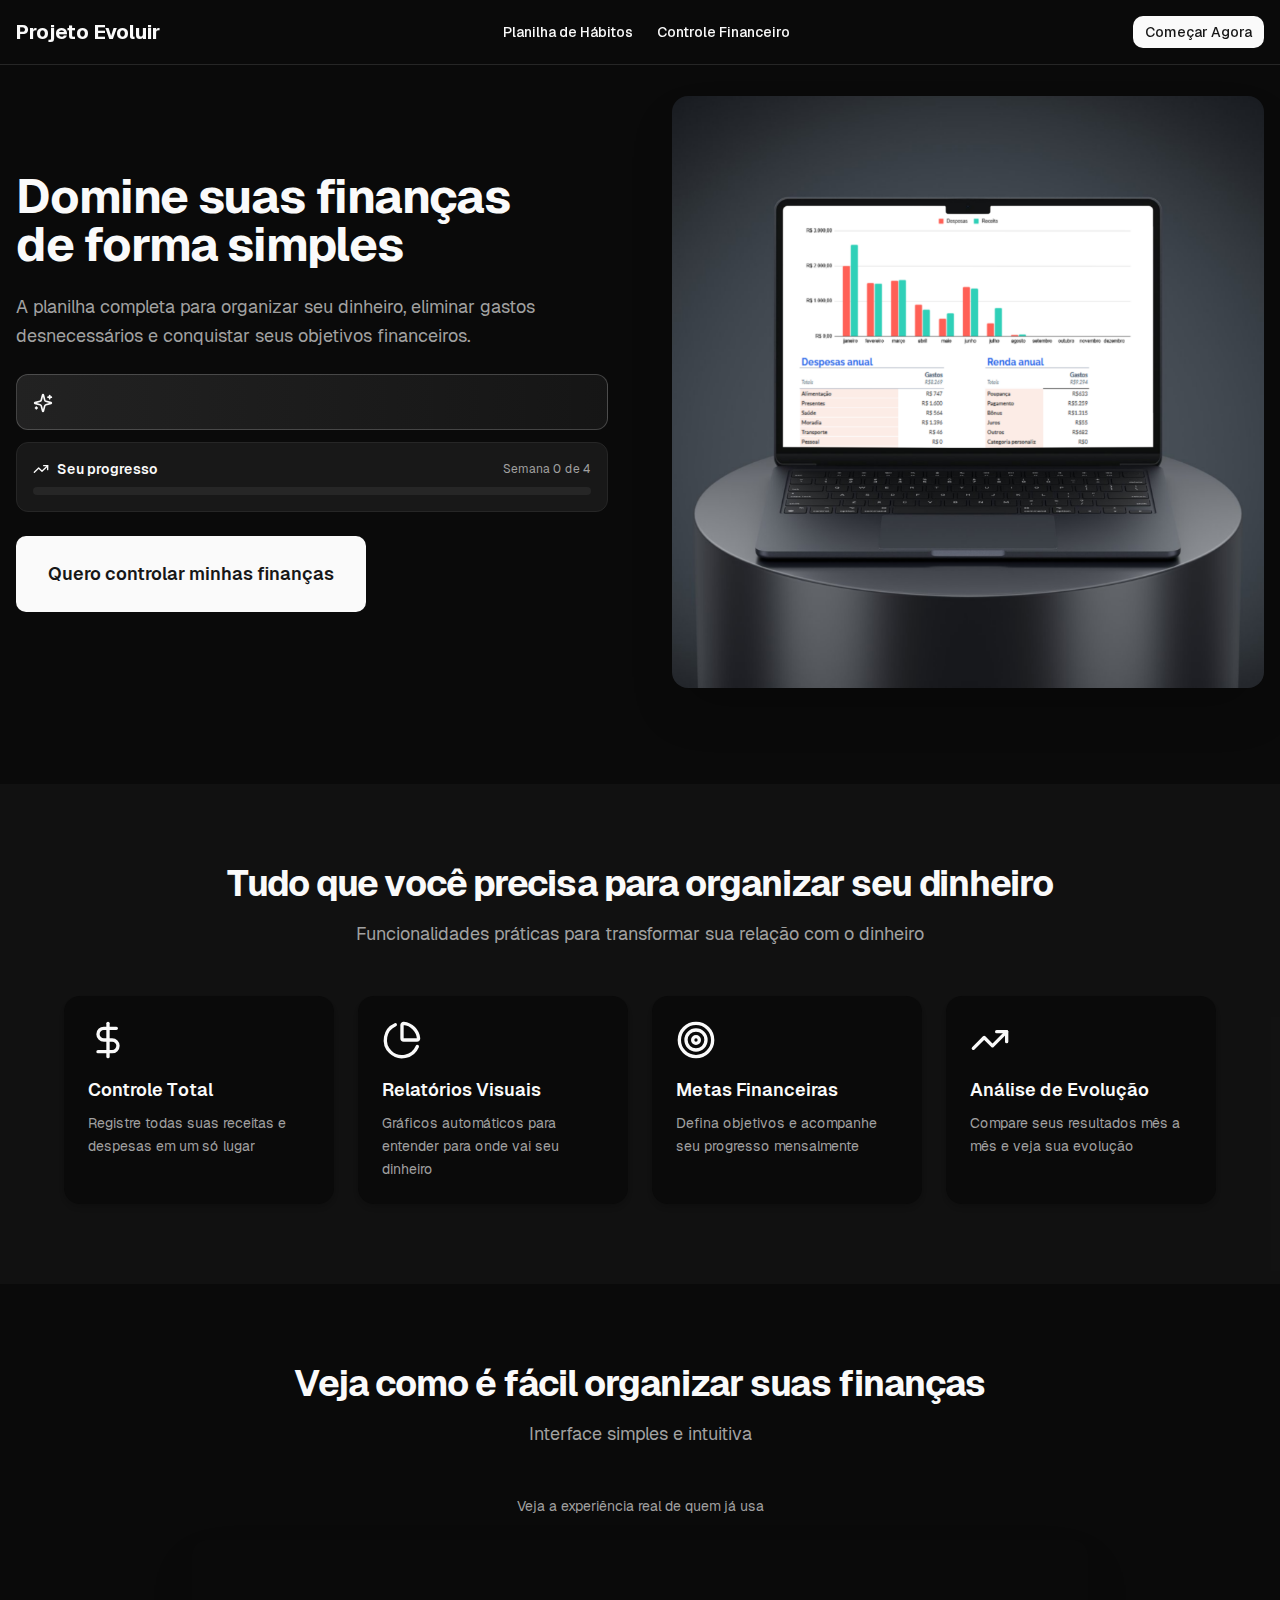
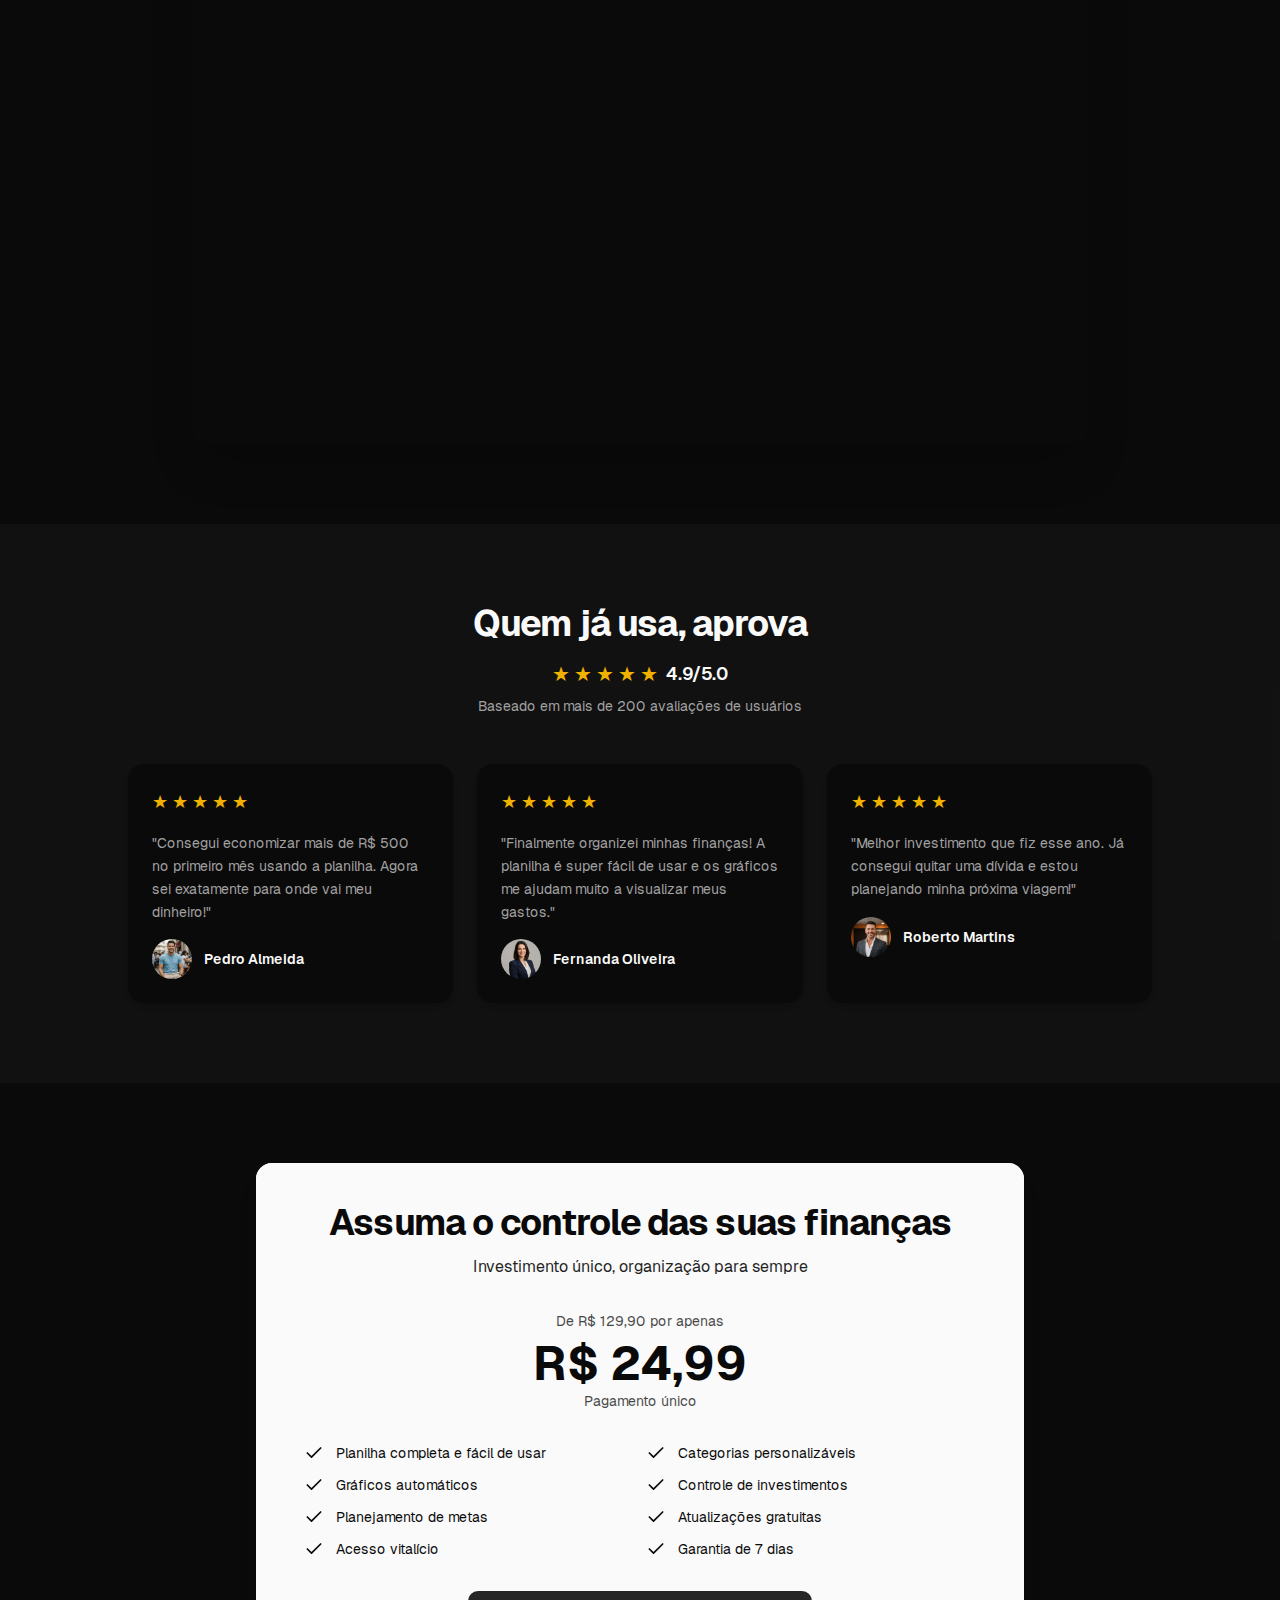
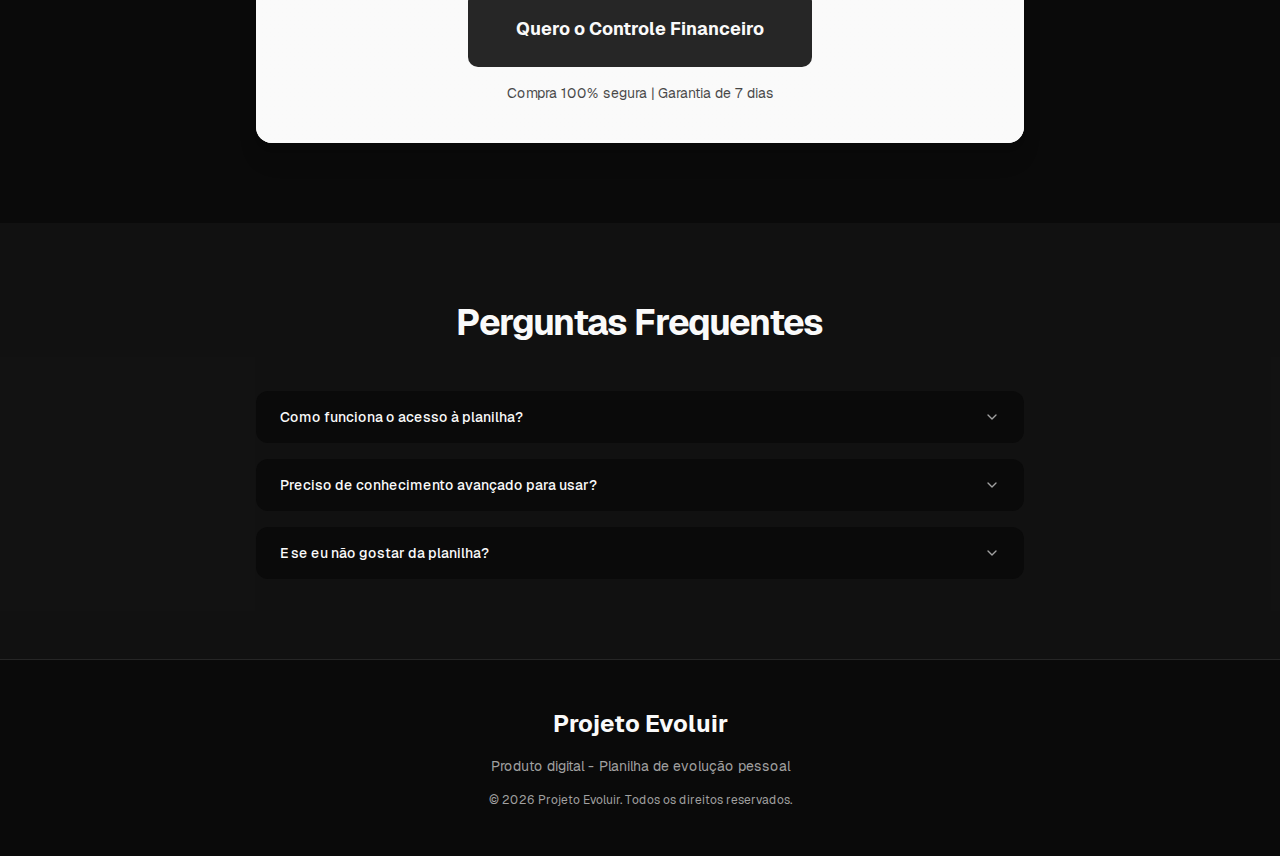
<file: financas.html>
<!DOCTYPE html><!--7RmRq_mEA16582AZdl3pE--><html lang="pt-BR" class="dark">
<!-- Mirrored from projetoevoluir.shop/financas by HTTrack Website Copier/3.x [XR&CO'2014], Tue, 13 Jan 2026 22:23:06 GMT -->
<!-- Added by HTTrack --><meta http-equiv="content-type" content="text/html;charset=utf-8" /><!-- /Added by HTTrack -->
<head><meta charSet="utf-8"/><meta name="viewport" content="width=device-width, initial-scale=1"/><link rel="preload" href="_next/static/media/797e433ab948586e-s.p.dbea232f.woff2" as="font" crossorigin="" type="font/woff2"/><link rel="preload" href="_next/static/media/caa3a2e1cccd8315-s.p.853070df.woff2" as="font" crossorigin="" type="font/woff2"/><link rel="preload" as="image" href="images/2.png"/><link rel="preload" as="image" href="brazilian-man-30s-casual-smiling.jpg"/><link rel="preload" as="image" href="brazilian-woman-35s-professional-smiling.jpg"/><link rel="preload" as="image" href="brazilian-man-45s-business-smiling.jpg"/><link rel="stylesheet" href="_next/static/chunks/8a80e7184ad3a13f.css" data-precedence="next"/><link rel="stylesheet" href="_next/static/chunks/89306be7b221d502.css" data-precedence="next"/><link rel="preload" as="script" fetchPriority="low" href="_next/static/chunks/86fe9c5cc6633218.js"/><script src="_next/static/chunks/c4b6a775283c42e7.js" async=""></script><script src="_next/static/chunks/497f7b5edc7d3fce.js" async=""></script><script src="_next/static/chunks/8008d994f91f0fb6.js" async=""></script><script src="_next/static/chunks/6740f161f60c6ab5.js" async=""></script><script src="_next/static/chunks/turbopack-b319b6a27556aaaa.js" async=""></script><script src="_next/static/chunks/b67db2cc87801140.js" async=""></script><script src="_next/static/chunks/ff1a16fafef87110.js" async=""></script><script src="_next/static/chunks/247eb132b7f7b574.js" async=""></script><script src="_next/static/chunks/78333012e263de56.js" async=""></script><script src="_next/static/chunks/aa350e9bbf1a864a.js" async=""></script><meta name="next-size-adjust" content=""/><meta name="facebook-domain-verification" content="798cfl5vz10rlk77t4127vb0mm30wh"/><title>Projeto Evoluir - Ferramentas para Transformar sua Vida</title><meta name="description" content="Organize sua vida com nossas planilhas inteligentes. Acompanhe hábitos, controle finanças e alcance seus objetivos de forma simples e prática."/><meta name="generator" content="v0.app"/><link rel="icon" href="icon-light-32x32.png" media="(prefers-color-scheme: light)"/><link rel="icon" href="icon-dark-32x32.png" media="(prefers-color-scheme: dark)"/><link rel="icon" href="icon.svg" type="image/svg+xml"/><link rel="apple-touch-icon" href="apple-icon.png"/><script src="_next/static/chunks/a6dad97d9634a72d.js" noModule=""></script></head><body class="font-sans antialiased"><div hidden=""><!--$--><!--/$--></div><main class="min-h-screen"><div data-promo-notification="true"></div><header class="border-b border-border bg-background/95 backdrop-blur supports-[backdrop-filter]:bg-background/60 fixed left-0 right-0 z-40 transition-all duration-300" style="top:0px"><div class="container mx-auto px-4"><div class="flex h-16 items-center justify-between"><a class="flex items-center space-x-2" href="index.html"><span class="text-xl font-bold">Projeto Evoluir</span></a><nav class="hidden md:flex items-center space-x-6"><a class="text-sm font-medium hover:text-primary transition-colors" href="habitos.html">Planilha de Hábitos</a><a class="text-sm font-medium hover:text-primary transition-colors" href="financas.html">Controle Financeiro</a></nav><span class="inline-flex items-center justify-center whitespace-nowrap text-sm font-medium transition-all disabled:pointer-events-none disabled:opacity-50 [&amp;_svg]:pointer-events-none [&amp;_svg:not([class*=&#x27;size-&#x27;])]:size-4 shrink-0 [&amp;_svg]:shrink-0 outline-none focus-visible:border-ring focus-visible:ring-ring/50 focus-visible:ring-[3px] aria-invalid:ring-destructive/20 dark:aria-invalid:ring-destructive/40 aria-invalid:border-destructive bg-primary text-primary-foreground hover:bg-primary/90 h-8 rounded-md gap-1.5 px-3 has-[&gt;svg]:px-2.5 cursor-pointer" data-slot="button">Começar Agora</span></div></div></header><section class="relative bg-background py-16 lg:py-24"><div class="container mx-auto px-4"><div class="grid gap-12 lg:grid-cols-2 lg:gap-16 items-center"><div class="space-y-6"><h1 class="text-4xl font-bold tracking-tight text-foreground lg:text-5xl text-balance">Domine suas finanças de forma simples</h1><p class="text-lg text-muted-foreground leading-relaxed text-pretty">A planilha completa para organizar seu dinheiro, eliminar gastos desnecessários e conquistar seus objetivos financeiros.</p><div class="space-y-3"><div class="bg-gradient-to-r from-primary/10 to-primary/5 rounded-lg p-4 border border-primary/20"><div class="flex items-start gap-3"><svg xmlns="http://www.w3.org/2000/svg" width="24" height="24" viewBox="0 0 24 24" fill="none" stroke="currentColor" stroke-width="2" stroke-linecap="round" stroke-linejoin="round" class="lucide lucide-sparkles h-5 w-5 text-primary flex-shrink-0 mt-0.5"><path d="M9.937 15.5A2 2 0 0 0 8.5 14.063l-6.135-1.582a.5.5 0 0 1 0-.962L8.5 9.936A2 2 0 0 0 9.937 8.5l1.582-6.135a.5.5 0 0 1 .963 0L14.063 8.5A2 2 0 0 0 15.5 9.937l6.135 1.581a.5.5 0 0 1 0 .964L15.5 14.063a2 2 0 0 0-1.437 1.437l-1.582 6.135a.5.5 0 0 1-.963 0z"></path><path d="M20 3v4"></path><path d="M22 5h-4"></path><path d="M4 17v2"></path><path d="M5 18H3"></path></svg><p class="text-sm text-foreground/90 leading-relaxed font-medium"></p></div></div><div class="bg-muted/50 rounded-lg p-4 border border-border"><div class="flex items-center justify-between mb-2"><div class="flex items-center gap-2"><svg xmlns="http://www.w3.org/2000/svg" width="24" height="24" viewBox="0 0 24 24" fill="none" stroke="currentColor" stroke-width="2" stroke-linecap="round" stroke-linejoin="round" class="lucide lucide-trending-up h-4 w-4 text-primary"><polyline points="22 7 13.5 15.5 8.5 10.5 2 17"></polyline><polyline points="16 7 22 7 22 13"></polyline></svg><span class="text-sm font-semibold">Seu progresso</span></div><span class="text-xs text-muted-foreground">Semana <!-- -->0<!-- --> de <!-- -->4</span></div><div class="w-full bg-muted rounded-full h-2"><div class="bg-primary h-2 rounded-full transition-all duration-500" style="width:0%"></div></div></div></div><button data-slot="button" class="inline-flex items-center justify-center gap-2 whitespace-nowrap transition-all disabled:pointer-events-none disabled:opacity-50 [&amp;_svg]:pointer-events-none [&amp;_svg:not([class*=&#x27;size-&#x27;])]:size-4 shrink-0 [&amp;_svg]:shrink-0 outline-none focus-visible:border-ring focus-visible:ring-ring/50 focus-visible:ring-[3px] aria-invalid:ring-destructive/20 dark:aria-invalid:ring-destructive/40 aria-invalid:border-destructive bg-primary text-primary-foreground hover:bg-primary/90 rounded-md has-[&gt;svg]:px-4 text-lg px-8 py-6 h-auto font-semibold">Quero controlar minhas finanças</button></div><div class="relative"><img src="images/2.png" alt="Planilha de Controle Financeiro - Interface organizada com gráficos e categorias" class="w-full h-auto rounded-2xl shadow-2xl object-contain"/></div></div></div></section><section class="py-16 lg:py-20 bg-muted/30"><div class="container mx-auto px-4"><div class="text-center mb-12"><h2 class="text-3xl font-bold tracking-tight lg:text-4xl mb-4 text-balance">Tudo que você precisa para organizar seu dinheiro</h2><p class="text-lg text-muted-foreground text-pretty max-w-2xl mx-auto">Funcionalidades práticas para transformar sua relação com o dinheiro</p></div><div class="grid md:grid-cols-2 lg:grid-cols-4 gap-6 max-w-6xl mx-auto"><div class="bg-background rounded-xl p-6 shadow-md"><svg xmlns="http://www.w3.org/2000/svg" width="24" height="24" viewBox="0 0 24 24" fill="none" stroke="currentColor" stroke-width="2" stroke-linecap="round" stroke-linejoin="round" class="lucide lucide-dollar-sign h-10 w-10 text-primary mb-4"><line x1="12" x2="12" y1="2" y2="22"></line><path d="M17 5H9.5a3.5 3.5 0 0 0 0 7h5a3.5 3.5 0 0 1 0 7H6"></path></svg><h3 class="text-lg font-semibold mb-2">Controle Total</h3><p class="text-sm text-muted-foreground leading-relaxed">Registre todas suas receitas e despesas em um só lugar</p></div><div class="bg-background rounded-xl p-6 shadow-md"><svg xmlns="http://www.w3.org/2000/svg" width="24" height="24" viewBox="0 0 24 24" fill="none" stroke="currentColor" stroke-width="2" stroke-linecap="round" stroke-linejoin="round" class="lucide lucide-chart-pie h-10 w-10 text-primary mb-4"><path d="M21 12c.552 0 1.005-.449.95-.998a10 10 0 0 0-8.953-8.951c-.55-.055-.998.398-.998.95v8a1 1 0 0 0 1 1z"></path><path d="M21.21 15.89A10 10 0 1 1 8 2.83"></path></svg><h3 class="text-lg font-semibold mb-2">Relatórios Visuais</h3><p class="text-sm text-muted-foreground leading-relaxed">Gráficos automáticos para entender para onde vai seu dinheiro</p></div><div class="bg-background rounded-xl p-6 shadow-md"><svg xmlns="http://www.w3.org/2000/svg" width="24" height="24" viewBox="0 0 24 24" fill="none" stroke="currentColor" stroke-width="2" stroke-linecap="round" stroke-linejoin="round" class="lucide lucide-target h-10 w-10 text-primary mb-4"><circle cx="12" cy="12" r="10"></circle><circle cx="12" cy="12" r="6"></circle><circle cx="12" cy="12" r="2"></circle></svg><h3 class="text-lg font-semibold mb-2">Metas Financeiras</h3><p class="text-sm text-muted-foreground leading-relaxed">Defina objetivos e acompanhe seu progresso mensalmente</p></div><div class="bg-background rounded-xl p-6 shadow-md"><svg xmlns="http://www.w3.org/2000/svg" width="24" height="24" viewBox="0 0 24 24" fill="none" stroke="currentColor" stroke-width="2" stroke-linecap="round" stroke-linejoin="round" class="lucide lucide-trending-up h-10 w-10 text-primary mb-4"><polyline points="22 7 13.5 15.5 8.5 10.5 2 17"></polyline><polyline points="16 7 22 7 22 13"></polyline></svg><h3 class="text-lg font-semibold mb-2">Análise de Evolução</h3><p class="text-sm text-muted-foreground leading-relaxed">Compare seus resultados mês a mês e veja sua evolução</p></div></div></div></section><section class="py-16 lg:py-20"><div class="container mx-auto px-4"><div class="text-center mb-12"><h2 class="text-3xl font-bold tracking-tight lg:text-4xl mb-4 text-balance">Veja como é fácil organizar suas finanças</h2><p class="text-lg text-muted-foreground text-pretty">Interface simples e intuitiva</p></div><div class="max-w-4xl mx-auto space-y-6"><p class="text-center text-sm text-muted-foreground">Veja a experiência real de quem já usa</p><div class="relative w-full" style="padding-bottom:56.25%"><iframe class="absolute top-0 left-0 w-full h-full rounded-2xl shadow-2xl" src="https://www.youtube.com/embed/cLIOLR8Ytpw" title="Demonstração do Controle Financeiro" allow="accelerometer; clipboard-write; encrypted-media; gyroscope; picture-in-picture" allowFullScreen=""></iframe></div></div></div></section><section class="py-16 lg:py-20 bg-muted/30"><div class="container mx-auto px-4"><div class="text-center mb-12"><h2 class="text-3xl font-bold tracking-tight lg:text-4xl mb-4 text-balance">Quem já usa, aprova</h2><div class="flex items-center justify-center gap-2 mb-2"><div class="flex gap-1"><span class="text-yellow-500 text-xl">★</span><span class="text-yellow-500 text-xl">★</span><span class="text-yellow-500 text-xl">★</span><span class="text-yellow-500 text-xl">★</span><span class="text-yellow-500 text-xl">★</span></div><span class="text-lg font-semibold">4.9/5.0</span></div><p class="text-sm text-muted-foreground">Baseado em mais de 200 avaliações de usuários</p></div><div class="grid md:grid-cols-3 gap-6 max-w-5xl mx-auto"><div class="bg-background rounded-xl p-6 shadow-md"><div class="flex gap-1 mb-4"><span class="text-yellow-500 text-lg">★</span><span class="text-yellow-500 text-lg">★</span><span class="text-yellow-500 text-lg">★</span><span class="text-yellow-500 text-lg">★</span><span class="text-yellow-500 text-lg">★</span></div><p class="text-sm text-muted-foreground mb-4 leading-relaxed">&quot;<!-- -->Consegui economizar mais de R$ 500 no primeiro mês usando a planilha. Agora sei exatamente para onde vai meu dinheiro!<!-- -->&quot;</p><div class="flex items-center gap-3"><img src="brazilian-man-30s-casual-smiling.jpg" alt="Pedro Almeida" class="w-10 h-10 rounded-full"/><span class="font-semibold text-sm">Pedro Almeida</span></div></div><div class="bg-background rounded-xl p-6 shadow-md"><div class="flex gap-1 mb-4"><span class="text-yellow-500 text-lg">★</span><span class="text-yellow-500 text-lg">★</span><span class="text-yellow-500 text-lg">★</span><span class="text-yellow-500 text-lg">★</span><span class="text-yellow-500 text-lg">★</span></div><p class="text-sm text-muted-foreground mb-4 leading-relaxed">&quot;<!-- -->Finalmente organizei minhas finanças! A planilha é super fácil de usar e os gráficos me ajudam muito a visualizar meus gastos.<!-- -->&quot;</p><div class="flex items-center gap-3"><img src="brazilian-woman-35s-professional-smiling.jpg" alt="Fernanda Oliveira" class="w-10 h-10 rounded-full"/><span class="font-semibold text-sm">Fernanda Oliveira</span></div></div><div class="bg-background rounded-xl p-6 shadow-md"><div class="flex gap-1 mb-4"><span class="text-yellow-500 text-lg">★</span><span class="text-yellow-500 text-lg">★</span><span class="text-yellow-500 text-lg">★</span><span class="text-yellow-500 text-lg">★</span><span class="text-yellow-500 text-lg">★</span></div><p class="text-sm text-muted-foreground mb-4 leading-relaxed">&quot;<!-- -->Melhor investimento que fiz esse ano. Já consegui quitar uma dívida e estou planejando minha próxima viagem!<!-- -->&quot;</p><div class="flex items-center gap-3"><img src="brazilian-man-45s-business-smiling.jpg" alt="Roberto Martins" class="w-10 h-10 rounded-full"/><span class="font-semibold text-sm">Roberto Martins</span></div></div></div></div></section><section class="py-16 lg:py-20"><div class="container mx-auto px-4"><div class="max-w-3xl mx-auto"><div class="rounded-2xl bg-accent-foreground p-8 lg:p-10 text-background relative overflow-hidden shadow-xl"><div class="absolute inset-0 bg-gradient-to-br from-accent-foreground/90 to-accent-foreground"></div><div class="relative z-10"><div class="text-center mb-8"><h2 class="text-3xl font-bold tracking-tight lg:text-4xl mb-3 text-balance">Assuma o controle das suas finanças</h2><p class="text-base opacity-90 text-pretty">Investimento único, organização para sempre</p></div><div class="text-center mb-8"><p class="text-sm opacity-75 mb-2">De R$ 129,90 por apenas</p><p class="text-5xl font-bold mb-1">R$ 24,99</p><p class="text-sm opacity-75">Pagamento único</p></div><div class="grid md:grid-cols-2 gap-3 max-w-2xl mx-auto mb-8"><div class="flex items-center gap-3"><svg xmlns="http://www.w3.org/2000/svg" width="24" height="24" viewBox="0 0 24 24" fill="none" stroke="currentColor" stroke-width="2" stroke-linecap="round" stroke-linejoin="round" class="lucide lucide-check h-5 w-5 flex-shrink-0"><path d="M20 6 9 17l-5-5"></path></svg><span class="text-sm">Planilha completa e fácil de usar</span></div><div class="flex items-center gap-3"><svg xmlns="http://www.w3.org/2000/svg" width="24" height="24" viewBox="0 0 24 24" fill="none" stroke="currentColor" stroke-width="2" stroke-linecap="round" stroke-linejoin="round" class="lucide lucide-check h-5 w-5 flex-shrink-0"><path d="M20 6 9 17l-5-5"></path></svg><span class="text-sm">Categorias personalizáveis</span></div><div class="flex items-center gap-3"><svg xmlns="http://www.w3.org/2000/svg" width="24" height="24" viewBox="0 0 24 24" fill="none" stroke="currentColor" stroke-width="2" stroke-linecap="round" stroke-linejoin="round" class="lucide lucide-check h-5 w-5 flex-shrink-0"><path d="M20 6 9 17l-5-5"></path></svg><span class="text-sm">Gráficos automáticos</span></div><div class="flex items-center gap-3"><svg xmlns="http://www.w3.org/2000/svg" width="24" height="24" viewBox="0 0 24 24" fill="none" stroke="currentColor" stroke-width="2" stroke-linecap="round" stroke-linejoin="round" class="lucide lucide-check h-5 w-5 flex-shrink-0"><path d="M20 6 9 17l-5-5"></path></svg><span class="text-sm">Controle de investimentos</span></div><div class="flex items-center gap-3"><svg xmlns="http://www.w3.org/2000/svg" width="24" height="24" viewBox="0 0 24 24" fill="none" stroke="currentColor" stroke-width="2" stroke-linecap="round" stroke-linejoin="round" class="lucide lucide-check h-5 w-5 flex-shrink-0"><path d="M20 6 9 17l-5-5"></path></svg><span class="text-sm">Planejamento de metas</span></div><div class="flex items-center gap-3"><svg xmlns="http://www.w3.org/2000/svg" width="24" height="24" viewBox="0 0 24 24" fill="none" stroke="currentColor" stroke-width="2" stroke-linecap="round" stroke-linejoin="round" class="lucide lucide-check h-5 w-5 flex-shrink-0"><path d="M20 6 9 17l-5-5"></path></svg><span class="text-sm">Atualizações gratuitas</span></div><div class="flex items-center gap-3"><svg xmlns="http://www.w3.org/2000/svg" width="24" height="24" viewBox="0 0 24 24" fill="none" stroke="currentColor" stroke-width="2" stroke-linecap="round" stroke-linejoin="round" class="lucide lucide-check h-5 w-5 flex-shrink-0"><path d="M20 6 9 17l-5-5"></path></svg><span class="text-sm">Acesso vitalício</span></div><div class="flex items-center gap-3"><svg xmlns="http://www.w3.org/2000/svg" width="24" height="24" viewBox="0 0 24 24" fill="none" stroke="currentColor" stroke-width="2" stroke-linecap="round" stroke-linejoin="round" class="lucide lucide-check h-5 w-5 flex-shrink-0"><path d="M20 6 9 17l-5-5"></path></svg><span class="text-sm">Garantia de 7 dias</span></div></div><div class="text-center"><button data-slot="button" class="inline-flex items-center justify-center gap-2 whitespace-nowrap transition-all disabled:pointer-events-none disabled:opacity-50 [&amp;_svg]:pointer-events-none [&amp;_svg:not([class*=&#x27;size-&#x27;])]:size-4 shrink-0 [&amp;_svg]:shrink-0 outline-none focus-visible:border-ring focus-visible:ring-ring/50 focus-visible:ring-[3px] aria-invalid:ring-destructive/20 dark:aria-invalid:ring-destructive/40 aria-invalid:border-destructive bg-secondary text-secondary-foreground hover:bg-secondary/80 rounded-md has-[&gt;svg]:px-4 text-lg px-12 py-6 h-auto font-bold">Quero o Controle Financeiro</button><p class="text-sm mt-4 opacity-75">Compra 100% segura | Garantia de 7 dias</p></div></div></div></div></div></section><section class="py-16 lg:py-20 bg-muted/30"><div class="container mx-auto px-4"><div class="max-w-3xl mx-auto"><div class="text-center mb-12"><h2 class="text-3xl font-bold tracking-tight lg:text-4xl mb-4 text-balance">Perguntas Frequentes</h2></div><div data-slot="accordion" class="space-y-4" data-orientation="vertical"><div data-state="closed" data-orientation="vertical" data-slot="accordion-item" class="last:border-b-0 bg-background rounded-lg px-6 border-0"><h3 data-orientation="vertical" data-state="closed" class="flex"><button type="button" aria-controls="radix-_R_2q2npffb_" aria-expanded="false" data-state="closed" data-orientation="vertical" id="radix-_R_q2npffb_" data-slot="accordion-trigger" class="focus-visible:border-ring focus-visible:ring-ring/50 flex flex-1 items-start justify-between gap-4 rounded-md text-sm font-medium transition-all outline-none focus-visible:ring-[3px] disabled:pointer-events-none disabled:opacity-50 [&amp;[data-state=open]&gt;svg]:rotate-180 text-left hover:no-underline py-4" data-radix-collection-item="">Como funciona o acesso à planilha?<svg xmlns="http://www.w3.org/2000/svg" width="24" height="24" viewBox="0 0 24 24" fill="none" stroke="currentColor" stroke-width="2" stroke-linecap="round" stroke-linejoin="round" class="lucide lucide-chevron-down text-muted-foreground pointer-events-none size-4 shrink-0 translate-y-0.5 transition-transform duration-200"><path d="m6 9 6 6 6-6"></path></svg></button></h3><div data-state="closed" id="radix-_R_2q2npffb_" hidden="" role="region" aria-labelledby="radix-_R_q2npffb_" data-orientation="vertical" data-slot="accordion-content" class="data-[state=closed]:animate-accordion-up data-[state=open]:animate-accordion-down overflow-hidden text-sm" style="--radix-accordion-content-height:var(--radix-collapsible-content-height);--radix-accordion-content-width:var(--radix-collapsible-content-width)"></div></div><div data-state="closed" data-orientation="vertical" data-slot="accordion-item" class="last:border-b-0 bg-background rounded-lg px-6 border-0"><h3 data-orientation="vertical" data-state="closed" class="flex"><button type="button" aria-controls="radix-_R_3a2npffb_" aria-expanded="false" data-state="closed" data-orientation="vertical" id="radix-_R_1a2npffb_" data-slot="accordion-trigger" class="focus-visible:border-ring focus-visible:ring-ring/50 flex flex-1 items-start justify-between gap-4 rounded-md text-sm font-medium transition-all outline-none focus-visible:ring-[3px] disabled:pointer-events-none disabled:opacity-50 [&amp;[data-state=open]&gt;svg]:rotate-180 text-left hover:no-underline py-4" data-radix-collection-item="">Preciso de conhecimento avançado para usar?<svg xmlns="http://www.w3.org/2000/svg" width="24" height="24" viewBox="0 0 24 24" fill="none" stroke="currentColor" stroke-width="2" stroke-linecap="round" stroke-linejoin="round" class="lucide lucide-chevron-down text-muted-foreground pointer-events-none size-4 shrink-0 translate-y-0.5 transition-transform duration-200"><path d="m6 9 6 6 6-6"></path></svg></button></h3><div data-state="closed" id="radix-_R_3a2npffb_" hidden="" role="region" aria-labelledby="radix-_R_1a2npffb_" data-orientation="vertical" data-slot="accordion-content" class="data-[state=closed]:animate-accordion-up data-[state=open]:animate-accordion-down overflow-hidden text-sm" style="--radix-accordion-content-height:var(--radix-collapsible-content-height);--radix-accordion-content-width:var(--radix-collapsible-content-width)"></div></div><div data-state="closed" data-orientation="vertical" data-slot="accordion-item" class="last:border-b-0 bg-background rounded-lg px-6 border-0"><h3 data-orientation="vertical" data-state="closed" class="flex"><button type="button" aria-controls="radix-_R_3q2npffb_" aria-expanded="false" data-state="closed" data-orientation="vertical" id="radix-_R_1q2npffb_" data-slot="accordion-trigger" class="focus-visible:border-ring focus-visible:ring-ring/50 flex flex-1 items-start justify-between gap-4 rounded-md text-sm font-medium transition-all outline-none focus-visible:ring-[3px] disabled:pointer-events-none disabled:opacity-50 [&amp;[data-state=open]&gt;svg]:rotate-180 text-left hover:no-underline py-4" data-radix-collection-item="">E se eu não gostar da planilha?<svg xmlns="http://www.w3.org/2000/svg" width="24" height="24" viewBox="0 0 24 24" fill="none" stroke="currentColor" stroke-width="2" stroke-linecap="round" stroke-linejoin="round" class="lucide lucide-chevron-down text-muted-foreground pointer-events-none size-4 shrink-0 translate-y-0.5 transition-transform duration-200"><path d="m6 9 6 6 6-6"></path></svg></button></h3><div data-state="closed" id="radix-_R_3q2npffb_" hidden="" role="region" aria-labelledby="radix-_R_1q2npffb_" data-orientation="vertical" data-slot="accordion-content" class="data-[state=closed]:animate-accordion-up data-[state=open]:animate-accordion-down overflow-hidden text-sm" style="--radix-accordion-content-height:var(--radix-collapsible-content-height);--radix-accordion-content-width:var(--radix-collapsible-content-width)"></div></div></div></div></div></section><footer class="py-12 border-t border-border bg-background"><div class="container mx-auto px-4"><div class="max-w-6xl mx-auto"><div class="text-center space-y-4"><h3 class="text-2xl font-bold">Projeto Evoluir</h3><p class="text-sm text-muted-foreground max-w-md mx-auto">Produto digital - Planilha de evolução pessoal</p><p class="text-xs text-muted-foreground">© <!-- -->2026<!-- --> Projeto Evoluir. Todos os direitos reservados.</p></div></div></div></footer></main><!--$--><!--/$--><!--$!--><template data-dgst="BAILOUT_TO_CLIENT_SIDE_RENDERING"></template><!--/$--><script src="_next/static/chunks/86fe9c5cc6633218.js" id="_R_" async=""></script><script>(self.__next_f=self.__next_f||[]).push([0])</script><script>self.__next_f.push([1,"1:\"$Sreact.fragment\"\n2:I[79520,[\"/_next/static/chunks/b67db2cc87801140.js\"],\"\"]\n3:I[39756,[\"/_next/static/chunks/ff1a16fafef87110.js\",\"/_next/static/chunks/247eb132b7f7b574.js\"],\"default\"]\n4:I[37457,[\"/_next/static/chunks/ff1a16fafef87110.js\",\"/_next/static/chunks/247eb132b7f7b574.js\"],\"default\"]\n5:I[2355,[\"/_next/static/chunks/b67db2cc87801140.js\"],\"Analytics\"]\n6:I[47257,[\"/_next/static/chunks/ff1a16fafef87110.js\",\"/_next/static/chunks/247eb132b7f7b574.js\"],\"ClientPageRoot\"]\n7:I[50239,[\"/_next/static/chunks/b67db2cc87801140.js\",\"/_next/static/chunks/78333012e263de56.js\",\"/_next/static/chunks/aa350e9bbf1a864a.js\"],\"default\"]\na:I[97367,[\"/_next/static/chunks/ff1a16fafef87110.js\",\"/_next/static/chunks/247eb132b7f7b574.js\"],\"OutletBoundary\"]\nb:\"$Sreact.suspense\"\nd:I[97367,[\"/_next/static/chunks/ff1a16fafef87110.js\",\"/_next/static/chunks/247eb132b7f7b574.js\"],\"ViewportBoundary\"]\nf:I[97367,[\"/_next/static/chunks/ff1a16fafef87110.js\",\"/_next/static/chunks/247eb132b7f7b574.js\"],\"MetadataBoundary\"]\n11:I[68027,[\"/_next/static/chunks/ff1a16fafef87110.js\",\"/_next/static/chunks/247eb132b7f7b574.js\"],\"default\"]\n:HL[\"/_next/static/chunks/8a80e7184ad3a13f.css\",\"style\"]\n:HL[\"/_next/static/chunks/89306be7b221d502.css\",\"style\"]\n:HL[\"/_next/static/media/797e433ab948586e-s.p.dbea232f.woff2\",\"font\",{\"crossOrigin\":\"\",\"type\":\"font/woff2\"}]\n:HL[\"/_next/static/media/caa3a2e1cccd8315-s.p.853070df.woff2\",\"font\",{\"crossOrigin\":\"\",\"type\":\"font/woff2\"}]\n"])</script><script>self.__next_f.push([1,"0:{\"P\":null,\"b\":\"7RmRq_mEA16582AZdl3pE\",\"c\":[\"\",\"financas\"],\"q\":\"\",\"i\":false,\"f\":[[[\"\",{\"children\":[\"financas\",{\"children\":[\"__PAGE__\",{}]}]},\"$undefined\",\"$undefined\",true],[[\"$\",\"$1\",\"c\",{\"children\":[[[\"$\",\"link\",\"0\",{\"rel\":\"stylesheet\",\"href\":\"/_next/static/chunks/8a80e7184ad3a13f.css\",\"precedence\":\"next\",\"crossOrigin\":\"$undefined\",\"nonce\":\"$undefined\"}],[\"$\",\"link\",\"1\",{\"rel\":\"stylesheet\",\"href\":\"/_next/static/chunks/89306be7b221d502.css\",\"precedence\":\"next\",\"crossOrigin\":\"$undefined\",\"nonce\":\"$undefined\"}],[\"$\",\"script\",\"script-0\",{\"src\":\"/_next/static/chunks/b67db2cc87801140.js\",\"async\":true,\"nonce\":\"$undefined\"}]],[\"$\",\"html\",null,{\"lang\":\"pt-BR\",\"className\":\"dark\",\"children\":[[\"$\",\"head\",null,{\"children\":[\"$\",\"meta\",null,{\"name\":\"facebook-domain-verification\",\"content\":\"798cfl5vz10rlk77t4127vb0mm30wh\"}]}],[\"$\",\"$L2\",null,{\"id\":\"meta-pixel\",\"strategy\":\"afterInteractive\",\"dangerouslySetInnerHTML\":{\"__html\":\"\\n      !function(f,b,e,v,n,t,s)\\n      {if(f.fbq)return;n=f.fbq=function(){n.callMethod?\\n      n.callMethod.apply(n,arguments):n.queue.push(arguments)};\\n      if(!f._fbq)f._fbq=n;n.push=n;n.loaded=!0;n.version='2.0';\\n      n.queue=[];t=b.createElement(e);t.async=!0;\\n      t.src=v;s=b.getElementsByTagName(e)[0];\\n      s.parentNode.insertBefore(t,s)}(window, document,'script',\\n      '../connect.facebook.net/en_US/fbevents.js');\\n      fbq('init', '1363054445039268');\\n      fbq('track', 'PageView');\\n    \"}}],[\"$\",\"body\",null,{\"className\":\"font-sans antialiased\",\"children\":[[\"$\",\"$L3\",null,{\"parallelRouterKey\":\"children\",\"error\":\"$undefined\",\"errorStyles\":\"$undefined\",\"errorScripts\":\"$undefined\",\"template\":[\"$\",\"$L4\",null,{}],\"templateStyles\":\"$undefined\",\"templateScripts\":\"$undefined\",\"notFound\":[[[\"$\",\"title\",null,{\"children\":\"404: This page could not be found.\"}],[\"$\",\"div\",null,{\"style\":{\"fontFamily\":\"system-ui,\\\"Segoe UI\\\",Roboto,Helvetica,Arial,sans-serif,\\\"Apple Color Emoji\\\",\\\"Segoe UI Emoji\\\"\",\"height\":\"100vh\",\"textAlign\":\"center\",\"display\":\"flex\",\"flexDirection\":\"column\",\"alignItems\":\"center\",\"justifyContent\":\"center\"},\"children\":[\"$\",\"div\",null,{\"children\":[[\"$\",\"style\",null,{\"dangerouslySetInnerHTML\":{\"__html\":\"body{color:#000;background:#fff;margin:0}.next-error-h1{border-right:1px solid rgba(0,0,0,.3)}@media (prefers-color-scheme:dark){body{color:#fff;background:#000}.next-error-h1{border-right:1px solid rgba(255,255,255,.3)}}\"}}],[\"$\",\"h1\",null,{\"className\":\"next-error-h1\",\"style\":{\"display\":\"inline-block\",\"margin\":\"0 20px 0 0\",\"padding\":\"0 23px 0 0\",\"fontSize\":24,\"fontWeight\":500,\"verticalAlign\":\"top\",\"lineHeight\":\"49px\"},\"children\":404}],[\"$\",\"div\",null,{\"style\":{\"display\":\"inline-block\"},\"children\":[\"$\",\"h2\",null,{\"style\":{\"fontSize\":14,\"fontWeight\":400,\"lineHeight\":\"49px\",\"margin\":0},\"children\":\"This page could not be found.\"}]}]]}]}]],[]],\"forbidden\":\"$undefined\",\"unauthorized\":\"$undefined\"}],[\"$\",\"$L5\",null,{}]]}]]}]]}],{\"children\":[[\"$\",\"$1\",\"c\",{\"children\":[null,[\"$\",\"$L3\",null,{\"parallelRouterKey\":\"children\",\"error\":\"$undefined\",\"errorStyles\":\"$undefined\",\"errorScripts\":\"$undefined\",\"template\":[\"$\",\"$L4\",null,{}],\"templateStyles\":\"$undefined\",\"templateScripts\":\"$undefined\",\"notFound\":\"$undefined\",\"forbidden\":\"$undefined\",\"unauthorized\":\"$undefined\"}]]}],{\"children\":[[\"$\",\"$1\",\"c\",{\"children\":[[\"$\",\"$L6\",null,{\"Component\":\"$7\",\"serverProvidedParams\":{\"searchParams\":{},\"params\":{},\"promises\":[\"$@8\",\"$@9\"]}}],[[\"$\",\"script\",\"script-0\",{\"src\":\"/_next/static/chunks/78333012e263de56.js\",\"async\":true,\"nonce\":\"$undefined\"}],[\"$\",\"script\",\"script-1\",{\"src\":\"/_next/static/chunks/aa350e9bbf1a864a.js\",\"async\":true,\"nonce\":\"$undefined\"}]],[\"$\",\"$La\",null,{\"children\":[\"$\",\"$b\",null,{\"name\":\"Next.MetadataOutlet\",\"children\":\"$@c\"}]}]]}],{},null,false,false]},null,false,false]},null,false,false],[\"$\",\"$1\",\"h\",{\"children\":[null,[\"$\",\"$Ld\",null,{\"children\":\"$@e\"}],[\"$\",\"div\",null,{\"hidden\":true,\"children\":[\"$\",\"$Lf\",null,{\"children\":[\"$\",\"$b\",null,{\"name\":\"Next.Metadata\",\"children\":\"$@10\"}]}]}],[\"$\",\"meta\",null,{\"name\":\"next-size-adjust\",\"content\":\"\"}]]}],false]],\"m\":\"$undefined\",\"G\":[\"$11\",[]],\"S\":true}\n"])</script><script>self.__next_f.push([1,"8:{}\n9:\"$0:f:0:1:1:children:1:children:0:props:children:0:props:serverProvidedParams:params\"\n"])</script><script>self.__next_f.push([1,"e:[[\"$\",\"meta\",\"0\",{\"charSet\":\"utf-8\"}],[\"$\",\"meta\",\"1\",{\"name\":\"viewport\",\"content\":\"width=device-width, initial-scale=1\"}]]\n"])</script><script>self.__next_f.push([1,"12:I[27201,[\"/_next/static/chunks/ff1a16fafef87110.js\",\"/_next/static/chunks/247eb132b7f7b574.js\"],\"IconMark\"]\n10:[[\"$\",\"title\",\"0\",{\"children\":\"Projeto Evoluir - Ferramentas para Transformar sua Vida\"}],[\"$\",\"meta\",\"1\",{\"name\":\"description\",\"content\":\"Organize sua vida com nossas planilhas inteligentes. Acompanhe hábitos, controle finanças e alcance seus objetivos de forma simples e prática.\"}],[\"$\",\"meta\",\"2\",{\"name\":\"generator\",\"content\":\"v0.app\"}],[\"$\",\"link\",\"3\",{\"rel\":\"icon\",\"href\":\"/icon-light-32x32.png\",\"media\":\"(prefers-color-scheme: light)\"}],[\"$\",\"link\",\"4\",{\"rel\":\"icon\",\"href\":\"/icon-dark-32x32.png\",\"media\":\"(prefers-color-scheme: dark)\"}],[\"$\",\"link\",\"5\",{\"rel\":\"icon\",\"href\":\"/icon.svg\",\"type\":\"image/svg+xml\"}],[\"$\",\"link\",\"6\",{\"rel\":\"apple-touch-icon\",\"href\":\"/apple-icon.png\"}],[\"$\",\"$L12\",\"7\",{}]]\nc:null\n"])</script></body>
<!-- Mirrored from projetoevoluir.shop/financas by HTTrack Website Copier/3.x [XR&CO'2014], Tue, 13 Jan 2026 22:23:08 GMT -->
</html>
</file>
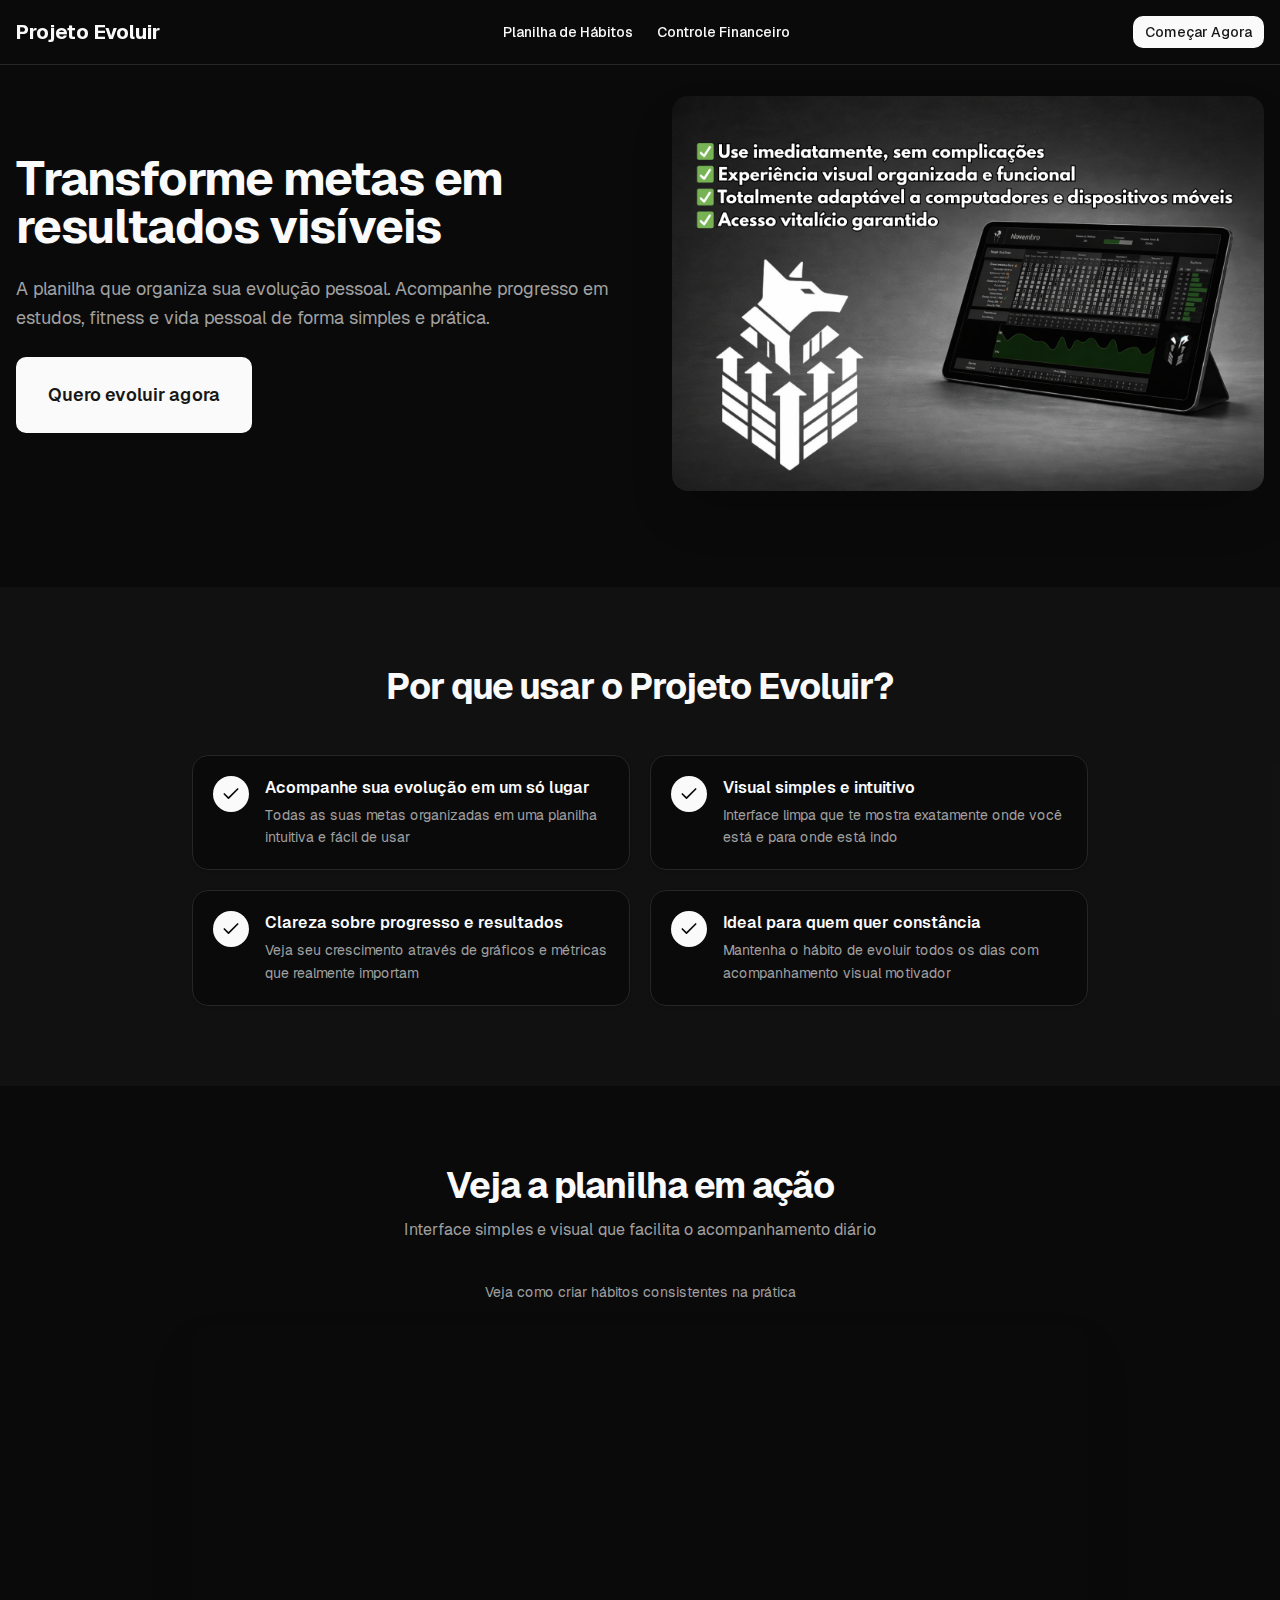
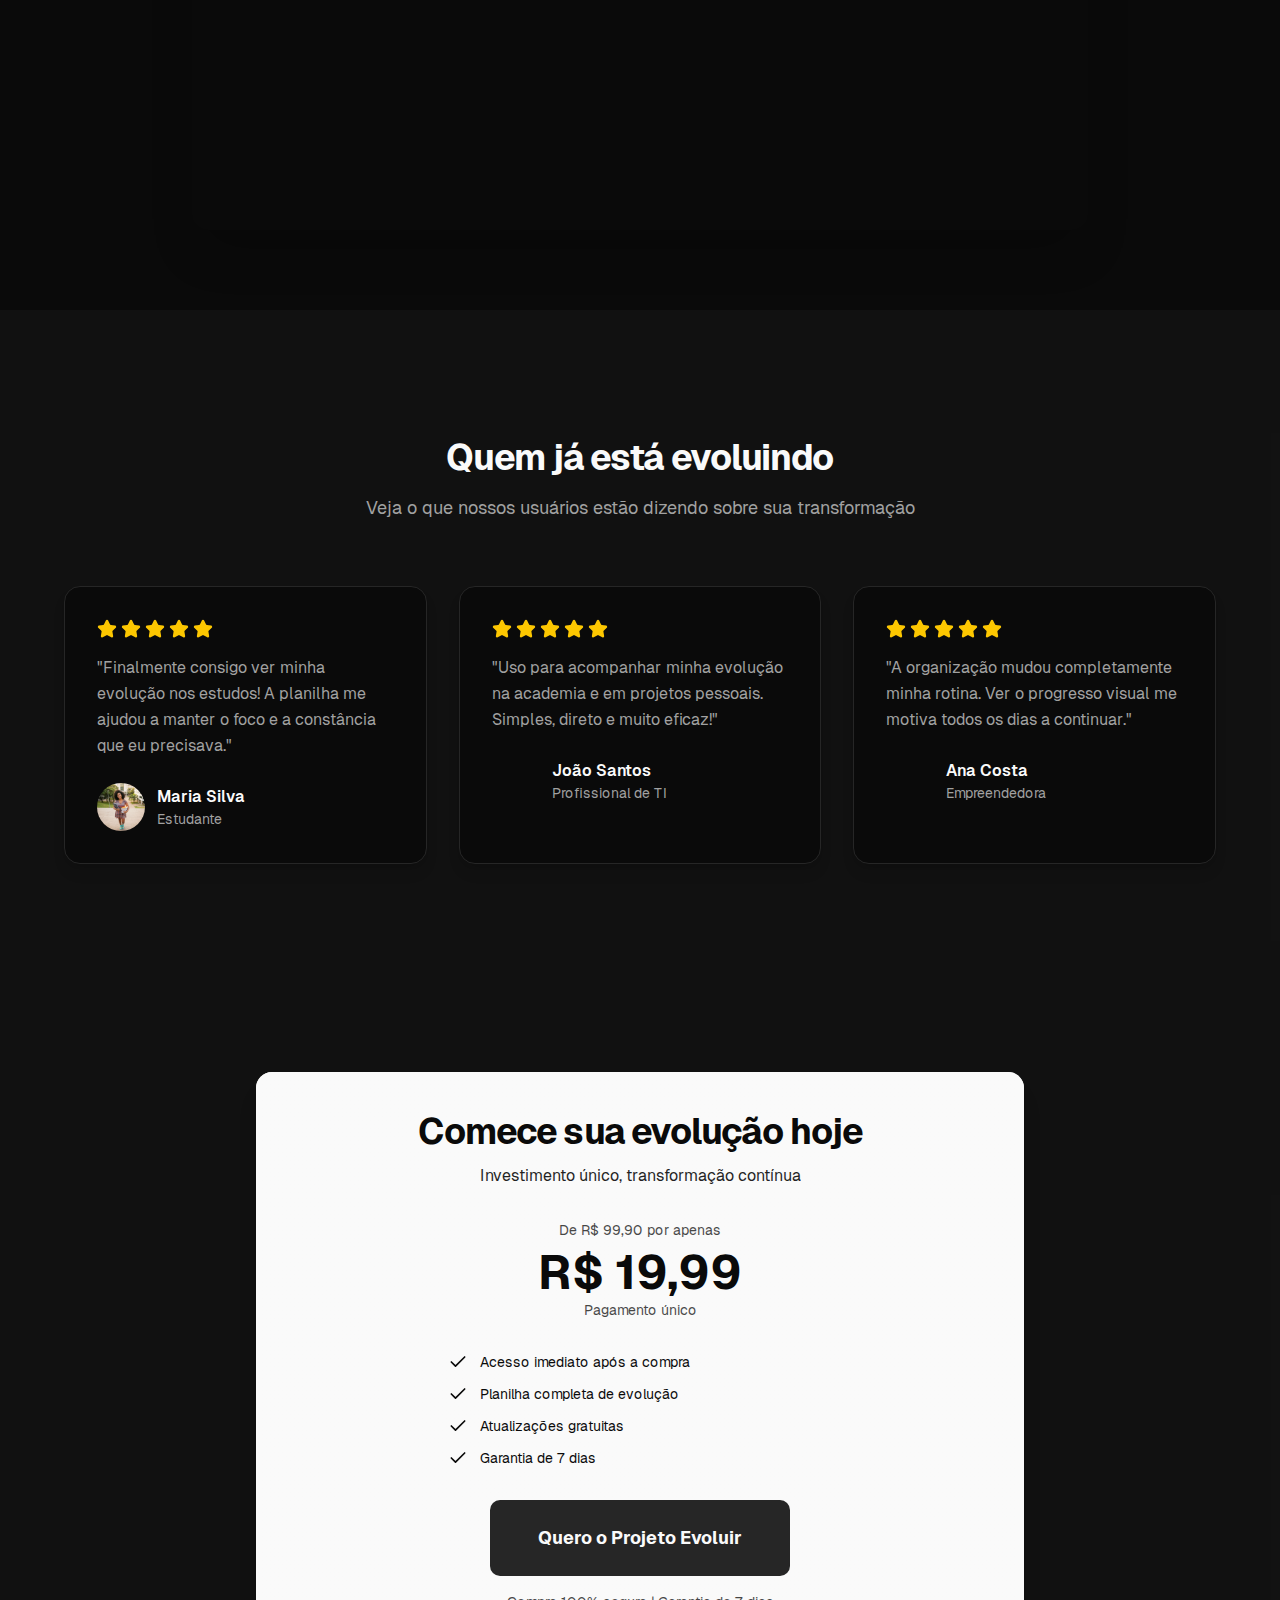
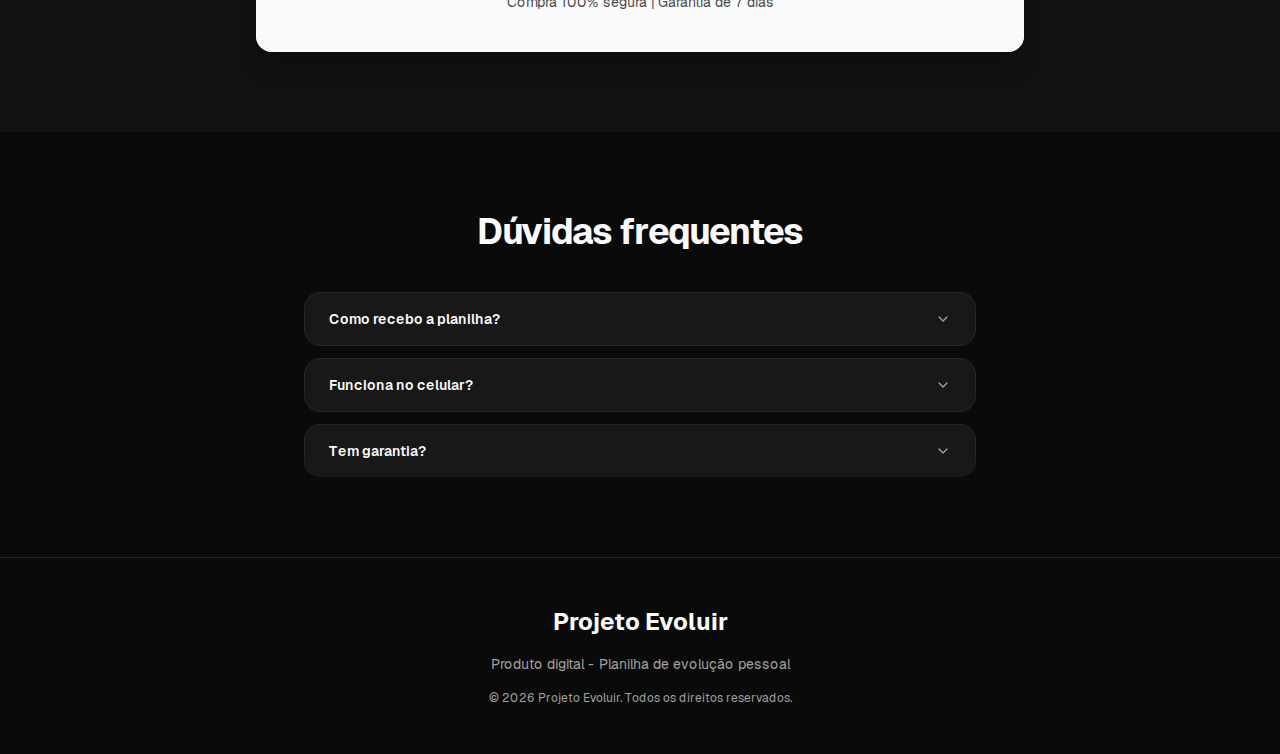
<file: habitos.html>
<!DOCTYPE html><!--7RmRq_mEA16582AZdl3pE--><html lang="pt-BR" class="dark">
<!-- Mirrored from projetoevoluir.shop/habitos by HTTrack Website Copier/3.x [XR&CO'2014], Tue, 13 Jan 2026 22:22:54 GMT -->
<!-- Added by HTTrack --><meta http-equiv="content-type" content="text/html;charset=utf-8" /><!-- /Added by HTTrack -->
<head><meta charSet="utf-8"/><meta name="viewport" content="width=device-width, initial-scale=1"/><link rel="preload" href="_next/static/media/797e433ab948586e-s.p.dbea232f.woff2" as="font" crossorigin="" type="font/woff2"/><link rel="preload" href="_next/static/media/caa3a2e1cccd8315-s.p.853070df.woff2" as="font" crossorigin="" type="font/woff2"/><link rel="preload" as="image" href="images/para-20o-20site.png"/><link rel="stylesheet" href="_next/static/chunks/8a80e7184ad3a13f.css" data-precedence="next"/><link rel="stylesheet" href="_next/static/chunks/89306be7b221d502.css" data-precedence="next"/><link rel="preload" as="script" fetchPriority="low" href="_next/static/chunks/86fe9c5cc6633218.js"/><script src="_next/static/chunks/c4b6a775283c42e7.js" async=""></script><script src="_next/static/chunks/497f7b5edc7d3fce.js" async=""></script><script src="_next/static/chunks/8008d994f91f0fb6.js" async=""></script><script src="_next/static/chunks/6740f161f60c6ab5.js" async=""></script><script src="_next/static/chunks/turbopack-b319b6a27556aaaa.js" async=""></script><script src="_next/static/chunks/b67db2cc87801140.js" async=""></script><script src="_next/static/chunks/ff1a16fafef87110.js" async=""></script><script src="_next/static/chunks/247eb132b7f7b574.js" async=""></script><script src="_next/static/chunks/f923f501280abcd2.js" async=""></script><script src="_next/static/chunks/b63ff418b6fb04e4.js" async=""></script><script src="_next/static/chunks/aa350e9bbf1a864a.js" async=""></script><meta name="facebook-domain-verification" content="798cfl5vz10rlk77t4127vb0mm30wh"/><meta name="next-size-adjust" content=""/><title>Planilha de Hábitos - Projeto Evoluir</title><meta name="description" content="Acompanhe sua evolução de forma simples, visual e organizada. A planilha perfeita para transformar suas metas em resultados visíveis."/><meta name="generator" content="v0.app"/><link rel="icon" href="icon-light-32x32.png" media="(prefers-color-scheme: light)"/><link rel="icon" href="icon-dark-32x32.png" media="(prefers-color-scheme: dark)"/><link rel="icon" href="icon.svg" type="image/svg+xml"/><link rel="apple-touch-icon" href="apple-icon.png"/><script src="_next/static/chunks/a6dad97d9634a72d.js" noModule=""></script></head><body class="font-sans antialiased"><div hidden=""><!--$--><!--/$--></div><main class="min-h-screen"><header class="border-b border-border bg-background/95 backdrop-blur supports-[backdrop-filter]:bg-background/60 fixed left-0 right-0 z-40 transition-all duration-300" style="top:0px"><div class="container mx-auto px-4"><div class="flex h-16 items-center justify-between"><a class="flex items-center space-x-2" href="index.html"><span class="text-xl font-bold">Projeto Evoluir</span></a><nav class="hidden md:flex items-center space-x-6"><a class="text-sm font-medium hover:text-primary transition-colors" href="habitos.html">Planilha de Hábitos</a><a class="text-sm font-medium hover:text-primary transition-colors" href="financas.html">Controle Financeiro</a></nav><span class="inline-flex items-center justify-center whitespace-nowrap text-sm font-medium transition-all disabled:pointer-events-none disabled:opacity-50 [&amp;_svg]:pointer-events-none [&amp;_svg:not([class*=&#x27;size-&#x27;])]:size-4 shrink-0 [&amp;_svg]:shrink-0 outline-none focus-visible:border-ring focus-visible:ring-ring/50 focus-visible:ring-[3px] aria-invalid:ring-destructive/20 dark:aria-invalid:ring-destructive/40 aria-invalid:border-destructive bg-primary text-primary-foreground hover:bg-primary/90 h-8 rounded-md gap-1.5 px-3 has-[&gt;svg]:px-2.5 cursor-pointer" data-slot="button">Começar Agora</span></div></div></header><section class="relative bg-background py-16 lg:py-24"><div class="container mx-auto px-4"><div class="grid gap-12 lg:grid-cols-2 lg:gap-16 items-center"><div class="space-y-6"><h1 class="text-4xl font-bold tracking-tight text-foreground lg:text-5xl text-balance">Transforme metas em resultados visíveis</h1><p class="text-lg text-muted-foreground leading-relaxed text-pretty">A planilha que organiza sua evolução pessoal. Acompanhe progresso em estudos, fitness e vida pessoal de forma simples e prática.</p><button data-slot="button" class="inline-flex items-center justify-center gap-2 whitespace-nowrap transition-all disabled:pointer-events-none disabled:opacity-50 [&amp;_svg]:pointer-events-none [&amp;_svg:not([class*=&#x27;size-&#x27;])]:size-4 shrink-0 [&amp;_svg]:shrink-0 outline-none focus-visible:border-ring focus-visible:ring-ring/50 focus-visible:ring-[3px] aria-invalid:ring-destructive/20 dark:aria-invalid:ring-destructive/40 aria-invalid:border-destructive bg-primary text-primary-foreground hover:bg-primary/90 rounded-md has-[&gt;svg]:px-4 text-lg px-8 py-6 h-auto font-semibold">Quero evoluir agora</button></div><div class="relative"><img src="images/para-20o-20site.png" alt="Projeto Evoluir - Planilha de acompanhamento com benefícios: uso imediato, experiência visual organizada, totalmente adaptável e acesso vitalício" class="w-full h-auto rounded-2xl shadow-2xl object-contain"/></div></div></div></section><section class="py-16 lg:py-20 bg-muted/30"><div class="container mx-auto px-4"><div class="text-center mb-12 max-w-2xl mx-auto"><h2 class="text-3xl font-bold tracking-tight lg:text-4xl mb-3 text-balance">Por que usar o Projeto Evoluir?</h2></div><div class="grid gap-5 md:grid-cols-2 max-w-4xl mx-auto"><div class="flex gap-4 rounded-xl bg-background p-5 border border-border shadow-sm"><div class="flex-shrink-0"><div class="flex h-9 w-9 items-center justify-center rounded-full bg-accent-foreground"><svg xmlns="http://www.w3.org/2000/svg" width="24" height="24" viewBox="0 0 24 24" fill="none" stroke="currentColor" stroke-width="2" stroke-linecap="round" stroke-linejoin="round" class="lucide lucide-check h-5 w-5 text-background"><path d="M20 6 9 17l-5-5"></path></svg></div></div><div class="space-y-1"><h3 class="text-base font-semibold">Acompanhe sua evolução em um só lugar</h3><p class="text-sm text-muted-foreground leading-relaxed">Todas as suas metas organizadas em uma planilha intuitiva e fácil de usar</p></div></div><div class="flex gap-4 rounded-xl bg-background p-5 border border-border shadow-sm"><div class="flex-shrink-0"><div class="flex h-9 w-9 items-center justify-center rounded-full bg-accent-foreground"><svg xmlns="http://www.w3.org/2000/svg" width="24" height="24" viewBox="0 0 24 24" fill="none" stroke="currentColor" stroke-width="2" stroke-linecap="round" stroke-linejoin="round" class="lucide lucide-check h-5 w-5 text-background"><path d="M20 6 9 17l-5-5"></path></svg></div></div><div class="space-y-1"><h3 class="text-base font-semibold">Visual simples e intuitivo</h3><p class="text-sm text-muted-foreground leading-relaxed">Interface limpa que te mostra exatamente onde você está e para onde está indo</p></div></div><div class="flex gap-4 rounded-xl bg-background p-5 border border-border shadow-sm"><div class="flex-shrink-0"><div class="flex h-9 w-9 items-center justify-center rounded-full bg-accent-foreground"><svg xmlns="http://www.w3.org/2000/svg" width="24" height="24" viewBox="0 0 24 24" fill="none" stroke="currentColor" stroke-width="2" stroke-linecap="round" stroke-linejoin="round" class="lucide lucide-check h-5 w-5 text-background"><path d="M20 6 9 17l-5-5"></path></svg></div></div><div class="space-y-1"><h3 class="text-base font-semibold">Clareza sobre progresso e resultados</h3><p class="text-sm text-muted-foreground leading-relaxed">Veja seu crescimento através de gráficos e métricas que realmente importam</p></div></div><div class="flex gap-4 rounded-xl bg-background p-5 border border-border shadow-sm"><div class="flex-shrink-0"><div class="flex h-9 w-9 items-center justify-center rounded-full bg-accent-foreground"><svg xmlns="http://www.w3.org/2000/svg" width="24" height="24" viewBox="0 0 24 24" fill="none" stroke="currentColor" stroke-width="2" stroke-linecap="round" stroke-linejoin="round" class="lucide lucide-check h-5 w-5 text-background"><path d="M20 6 9 17l-5-5"></path></svg></div></div><div class="space-y-1"><h3 class="text-base font-semibold">Ideal para quem quer constância</h3><p class="text-sm text-muted-foreground leading-relaxed">Mantenha o hábito de evoluir todos os dias com acompanhamento visual motivador</p></div></div></div></div></section><section class="py-16 lg:py-20"><div class="container mx-auto px-4"><div class="text-center mb-10 max-w-2xl mx-auto"><h2 class="text-3xl font-bold tracking-tight lg:text-4xl mb-3 text-balance">Veja a planilha em ação</h2><p class="text-base text-muted-foreground text-pretty">Interface simples e visual que facilita o acompanhamento diário</p></div><div class="max-w-4xl mx-auto space-y-6"><p class="text-center text-sm text-muted-foreground">Veja como criar hábitos consistentes na prática</p><div class="relative w-full" style="padding-bottom:56.25%"><iframe class="absolute top-0 left-0 w-full h-full rounded-2xl shadow-2xl" src="https://www.youtube.com/embed/q9jUCN6RNaA" title="Demonstração da Planilha de Hábitos" allow="accelerometer; clipboard-write; encrypted-media; gyroscope; picture-in-picture" allowFullScreen=""></iframe></div></div></div></section><section class="py-20 lg:py-32 bg-muted/30"><div class="container mx-auto px-4"><div class="text-center mb-16 max-w-3xl mx-auto"><h2 class="text-3xl font-bold tracking-tight lg:text-4xl mb-4 text-balance">Quem já está evoluindo</h2><p class="text-lg text-muted-foreground text-pretty">Veja o que nossos usuários estão dizendo sobre sua transformação</p></div><div class="grid gap-8 md:grid-cols-3 max-w-6xl mx-auto"><div class="rounded-2xl bg-card p-8 shadow-lg border border-border"><div class="flex gap-1 mb-4"><svg xmlns="http://www.w3.org/2000/svg" width="24" height="24" viewBox="0 0 24 24" fill="none" stroke="currentColor" stroke-width="2" stroke-linecap="round" stroke-linejoin="round" class="lucide lucide-star h-5 w-5 fill-yellow-400 text-yellow-400"><path d="M11.525 2.295a.53.53 0 0 1 .95 0l2.31 4.679a2.123 2.123 0 0 0 1.595 1.16l5.166.756a.53.53 0 0 1 .294.904l-3.736 3.638a2.123 2.123 0 0 0-.611 1.878l.882 5.14a.53.53 0 0 1-.771.56l-4.618-2.428a2.122 2.122 0 0 0-1.973 0L6.396 21.01a.53.53 0 0 1-.77-.56l.881-5.139a2.122 2.122 0 0 0-.611-1.879L2.16 9.795a.53.53 0 0 1 .294-.906l5.165-.755a2.122 2.122 0 0 0 1.597-1.16z"></path></svg><svg xmlns="http://www.w3.org/2000/svg" width="24" height="24" viewBox="0 0 24 24" fill="none" stroke="currentColor" stroke-width="2" stroke-linecap="round" stroke-linejoin="round" class="lucide lucide-star h-5 w-5 fill-yellow-400 text-yellow-400"><path d="M11.525 2.295a.53.53 0 0 1 .95 0l2.31 4.679a2.123 2.123 0 0 0 1.595 1.16l5.166.756a.53.53 0 0 1 .294.904l-3.736 3.638a2.123 2.123 0 0 0-.611 1.878l.882 5.14a.53.53 0 0 1-.771.56l-4.618-2.428a2.122 2.122 0 0 0-1.973 0L6.396 21.01a.53.53 0 0 1-.77-.56l.881-5.139a2.122 2.122 0 0 0-.611-1.879L2.16 9.795a.53.53 0 0 1 .294-.906l5.165-.755a2.122 2.122 0 0 0 1.597-1.16z"></path></svg><svg xmlns="http://www.w3.org/2000/svg" width="24" height="24" viewBox="0 0 24 24" fill="none" stroke="currentColor" stroke-width="2" stroke-linecap="round" stroke-linejoin="round" class="lucide lucide-star h-5 w-5 fill-yellow-400 text-yellow-400"><path d="M11.525 2.295a.53.53 0 0 1 .95 0l2.31 4.679a2.123 2.123 0 0 0 1.595 1.16l5.166.756a.53.53 0 0 1 .294.904l-3.736 3.638a2.123 2.123 0 0 0-.611 1.878l.882 5.14a.53.53 0 0 1-.771.56l-4.618-2.428a2.122 2.122 0 0 0-1.973 0L6.396 21.01a.53.53 0 0 1-.77-.56l.881-5.139a2.122 2.122 0 0 0-.611-1.879L2.16 9.795a.53.53 0 0 1 .294-.906l5.165-.755a2.122 2.122 0 0 0 1.597-1.16z"></path></svg><svg xmlns="http://www.w3.org/2000/svg" width="24" height="24" viewBox="0 0 24 24" fill="none" stroke="currentColor" stroke-width="2" stroke-linecap="round" stroke-linejoin="round" class="lucide lucide-star h-5 w-5 fill-yellow-400 text-yellow-400"><path d="M11.525 2.295a.53.53 0 0 1 .95 0l2.31 4.679a2.123 2.123 0 0 0 1.595 1.16l5.166.756a.53.53 0 0 1 .294.904l-3.736 3.638a2.123 2.123 0 0 0-.611 1.878l.882 5.14a.53.53 0 0 1-.771.56l-4.618-2.428a2.122 2.122 0 0 0-1.973 0L6.396 21.01a.53.53 0 0 1-.77-.56l.881-5.139a2.122 2.122 0 0 0-.611-1.879L2.16 9.795a.53.53 0 0 1 .294-.906l5.165-.755a2.122 2.122 0 0 0 1.597-1.16z"></path></svg><svg xmlns="http://www.w3.org/2000/svg" width="24" height="24" viewBox="0 0 24 24" fill="none" stroke="currentColor" stroke-width="2" stroke-linecap="round" stroke-linejoin="round" class="lucide lucide-star h-5 w-5 fill-yellow-400 text-yellow-400"><path d="M11.525 2.295a.53.53 0 0 1 .95 0l2.31 4.679a2.123 2.123 0 0 0 1.595 1.16l5.166.756a.53.53 0 0 1 .294.904l-3.736 3.638a2.123 2.123 0 0 0-.611 1.878l.882 5.14a.53.53 0 0 1-.771.56l-4.618-2.428a2.122 2.122 0 0 0-1.973 0L6.396 21.01a.53.53 0 0 1-.77-.56l.881-5.139a2.122 2.122 0 0 0-.611-1.879L2.16 9.795a.53.53 0 0 1 .294-.906l5.165-.755a2.122 2.122 0 0 0 1.597-1.16z"></path></svg></div><p class="text-muted-foreground leading-relaxed mb-6">&quot;<!-- -->Finalmente consigo ver minha evolução nos estudos! A planilha me ajudou a manter o foco e a constância que eu precisava.<!-- -->&quot;</p><div class="flex items-center gap-3"><div class="relative h-12 w-12 rounded-full overflow-hidden"><img alt="Maria Silva" loading="lazy" decoding="async" data-nimg="fill" class="object-cover" style="position:absolute;height:100%;width:100%;left:0;top:0;right:0;bottom:0;color:transparent" src="brazilian-woman-student-smiling.jpg"/></div><div><p class="font-semibold text-foreground">Maria Silva</p><p class="text-sm text-muted-foreground">Estudante</p></div></div></div><div class="rounded-2xl bg-card p-8 shadow-lg border border-border"><div class="flex gap-1 mb-4"><svg xmlns="http://www.w3.org/2000/svg" width="24" height="24" viewBox="0 0 24 24" fill="none" stroke="currentColor" stroke-width="2" stroke-linecap="round" stroke-linejoin="round" class="lucide lucide-star h-5 w-5 fill-yellow-400 text-yellow-400"><path d="M11.525 2.295a.53.53 0 0 1 .95 0l2.31 4.679a2.123 2.123 0 0 0 1.595 1.16l5.166.756a.53.53 0 0 1 .294.904l-3.736 3.638a2.123 2.123 0 0 0-.611 1.878l.882 5.14a.53.53 0 0 1-.771.56l-4.618-2.428a2.122 2.122 0 0 0-1.973 0L6.396 21.01a.53.53 0 0 1-.77-.56l.881-5.139a2.122 2.122 0 0 0-.611-1.879L2.16 9.795a.53.53 0 0 1 .294-.906l5.165-.755a2.122 2.122 0 0 0 1.597-1.16z"></path></svg><svg xmlns="http://www.w3.org/2000/svg" width="24" height="24" viewBox="0 0 24 24" fill="none" stroke="currentColor" stroke-width="2" stroke-linecap="round" stroke-linejoin="round" class="lucide lucide-star h-5 w-5 fill-yellow-400 text-yellow-400"><path d="M11.525 2.295a.53.53 0 0 1 .95 0l2.31 4.679a2.123 2.123 0 0 0 1.595 1.16l5.166.756a.53.53 0 0 1 .294.904l-3.736 3.638a2.123 2.123 0 0 0-.611 1.878l.882 5.14a.53.53 0 0 1-.771.56l-4.618-2.428a2.122 2.122 0 0 0-1.973 0L6.396 21.01a.53.53 0 0 1-.77-.56l.881-5.139a2.122 2.122 0 0 0-.611-1.879L2.16 9.795a.53.53 0 0 1 .294-.906l5.165-.755a2.122 2.122 0 0 0 1.597-1.16z"></path></svg><svg xmlns="http://www.w3.org/2000/svg" width="24" height="24" viewBox="0 0 24 24" fill="none" stroke="currentColor" stroke-width="2" stroke-linecap="round" stroke-linejoin="round" class="lucide lucide-star h-5 w-5 fill-yellow-400 text-yellow-400"><path d="M11.525 2.295a.53.53 0 0 1 .95 0l2.31 4.679a2.123 2.123 0 0 0 1.595 1.16l5.166.756a.53.53 0 0 1 .294.904l-3.736 3.638a2.123 2.123 0 0 0-.611 1.878l.882 5.14a.53.53 0 0 1-.771.56l-4.618-2.428a2.122 2.122 0 0 0-1.973 0L6.396 21.01a.53.53 0 0 1-.77-.56l.881-5.139a2.122 2.122 0 0 0-.611-1.879L2.16 9.795a.53.53 0 0 1 .294-.906l5.165-.755a2.122 2.122 0 0 0 1.597-1.16z"></path></svg><svg xmlns="http://www.w3.org/2000/svg" width="24" height="24" viewBox="0 0 24 24" fill="none" stroke="currentColor" stroke-width="2" stroke-linecap="round" stroke-linejoin="round" class="lucide lucide-star h-5 w-5 fill-yellow-400 text-yellow-400"><path d="M11.525 2.295a.53.53 0 0 1 .95 0l2.31 4.679a2.123 2.123 0 0 0 1.595 1.16l5.166.756a.53.53 0 0 1 .294.904l-3.736 3.638a2.123 2.123 0 0 0-.611 1.878l.882 5.14a.53.53 0 0 1-.771.56l-4.618-2.428a2.122 2.122 0 0 0-1.973 0L6.396 21.01a.53.53 0 0 1-.77-.56l.881-5.139a2.122 2.122 0 0 0-.611-1.879L2.16 9.795a.53.53 0 0 1 .294-.906l5.165-.755a2.122 2.122 0 0 0 1.597-1.16z"></path></svg><svg xmlns="http://www.w3.org/2000/svg" width="24" height="24" viewBox="0 0 24 24" fill="none" stroke="currentColor" stroke-width="2" stroke-linecap="round" stroke-linejoin="round" class="lucide lucide-star h-5 w-5 fill-yellow-400 text-yellow-400"><path d="M11.525 2.295a.53.53 0 0 1 .95 0l2.31 4.679a2.123 2.123 0 0 0 1.595 1.16l5.166.756a.53.53 0 0 1 .294.904l-3.736 3.638a2.123 2.123 0 0 0-.611 1.878l.882 5.14a.53.53 0 0 1-.771.56l-4.618-2.428a2.122 2.122 0 0 0-1.973 0L6.396 21.01a.53.53 0 0 1-.77-.56l.881-5.139a2.122 2.122 0 0 0-.611-1.879L2.16 9.795a.53.53 0 0 1 .294-.906l5.165-.755a2.122 2.122 0 0 0 1.597-1.16z"></path></svg></div><p class="text-muted-foreground leading-relaxed mb-6">&quot;<!-- -->Uso para acompanhar minha evolução na academia e em projetos pessoais. Simples, direto e muito eficaz!<!-- -->&quot;</p><div class="flex items-center gap-3"><div class="relative h-12 w-12 rounded-full overflow-hidden"><img alt="João Santos" loading="lazy" decoding="async" data-nimg="fill" class="object-cover" style="position:absolute;height:100%;width:100%;left:0;top:0;right:0;bottom:0;color:transparent" src="brazilian-man-professional-smiling.jpg"/></div><div><p class="font-semibold text-foreground">João Santos</p><p class="text-sm text-muted-foreground">Profissional de TI</p></div></div></div><div class="rounded-2xl bg-card p-8 shadow-lg border border-border"><div class="flex gap-1 mb-4"><svg xmlns="http://www.w3.org/2000/svg" width="24" height="24" viewBox="0 0 24 24" fill="none" stroke="currentColor" stroke-width="2" stroke-linecap="round" stroke-linejoin="round" class="lucide lucide-star h-5 w-5 fill-yellow-400 text-yellow-400"><path d="M11.525 2.295a.53.53 0 0 1 .95 0l2.31 4.679a2.123 2.123 0 0 0 1.595 1.16l5.166.756a.53.53 0 0 1 .294.904l-3.736 3.638a2.123 2.123 0 0 0-.611 1.878l.882 5.14a.53.53 0 0 1-.771.56l-4.618-2.428a2.122 2.122 0 0 0-1.973 0L6.396 21.01a.53.53 0 0 1-.77-.56l.881-5.139a2.122 2.122 0 0 0-.611-1.879L2.16 9.795a.53.53 0 0 1 .294-.906l5.165-.755a2.122 2.122 0 0 0 1.597-1.16z"></path></svg><svg xmlns="http://www.w3.org/2000/svg" width="24" height="24" viewBox="0 0 24 24" fill="none" stroke="currentColor" stroke-width="2" stroke-linecap="round" stroke-linejoin="round" class="lucide lucide-star h-5 w-5 fill-yellow-400 text-yellow-400"><path d="M11.525 2.295a.53.53 0 0 1 .95 0l2.31 4.679a2.123 2.123 0 0 0 1.595 1.16l5.166.756a.53.53 0 0 1 .294.904l-3.736 3.638a2.123 2.123 0 0 0-.611 1.878l.882 5.14a.53.53 0 0 1-.771.56l-4.618-2.428a2.122 2.122 0 0 0-1.973 0L6.396 21.01a.53.53 0 0 1-.77-.56l.881-5.139a2.122 2.122 0 0 0-.611-1.879L2.16 9.795a.53.53 0 0 1 .294-.906l5.165-.755a2.122 2.122 0 0 0 1.597-1.16z"></path></svg><svg xmlns="http://www.w3.org/2000/svg" width="24" height="24" viewBox="0 0 24 24" fill="none" stroke="currentColor" stroke-width="2" stroke-linecap="round" stroke-linejoin="round" class="lucide lucide-star h-5 w-5 fill-yellow-400 text-yellow-400"><path d="M11.525 2.295a.53.53 0 0 1 .95 0l2.31 4.679a2.123 2.123 0 0 0 1.595 1.16l5.166.756a.53.53 0 0 1 .294.904l-3.736 3.638a2.123 2.123 0 0 0-.611 1.878l.882 5.14a.53.53 0 0 1-.771.56l-4.618-2.428a2.122 2.122 0 0 0-1.973 0L6.396 21.01a.53.53 0 0 1-.77-.56l.881-5.139a2.122 2.122 0 0 0-.611-1.879L2.16 9.795a.53.53 0 0 1 .294-.906l5.165-.755a2.122 2.122 0 0 0 1.597-1.16z"></path></svg><svg xmlns="http://www.w3.org/2000/svg" width="24" height="24" viewBox="0 0 24 24" fill="none" stroke="currentColor" stroke-width="2" stroke-linecap="round" stroke-linejoin="round" class="lucide lucide-star h-5 w-5 fill-yellow-400 text-yellow-400"><path d="M11.525 2.295a.53.53 0 0 1 .95 0l2.31 4.679a2.123 2.123 0 0 0 1.595 1.16l5.166.756a.53.53 0 0 1 .294.904l-3.736 3.638a2.123 2.123 0 0 0-.611 1.878l.882 5.14a.53.53 0 0 1-.771.56l-4.618-2.428a2.122 2.122 0 0 0-1.973 0L6.396 21.01a.53.53 0 0 1-.77-.56l.881-5.139a2.122 2.122 0 0 0-.611-1.879L2.16 9.795a.53.53 0 0 1 .294-.906l5.165-.755a2.122 2.122 0 0 0 1.597-1.16z"></path></svg><svg xmlns="http://www.w3.org/2000/svg" width="24" height="24" viewBox="0 0 24 24" fill="none" stroke="currentColor" stroke-width="2" stroke-linecap="round" stroke-linejoin="round" class="lucide lucide-star h-5 w-5 fill-yellow-400 text-yellow-400"><path d="M11.525 2.295a.53.53 0 0 1 .95 0l2.31 4.679a2.123 2.123 0 0 0 1.595 1.16l5.166.756a.53.53 0 0 1 .294.904l-3.736 3.638a2.123 2.123 0 0 0-.611 1.878l.882 5.14a.53.53 0 0 1-.771.56l-4.618-2.428a2.122 2.122 0 0 0-1.973 0L6.396 21.01a.53.53 0 0 1-.77-.56l.881-5.139a2.122 2.122 0 0 0-.611-1.879L2.16 9.795a.53.53 0 0 1 .294-.906l5.165-.755a2.122 2.122 0 0 0 1.597-1.16z"></path></svg></div><p class="text-muted-foreground leading-relaxed mb-6">&quot;<!-- -->A organização mudou completamente minha rotina. Ver o progresso visual me motiva todos os dias a continuar.<!-- -->&quot;</p><div class="flex items-center gap-3"><div class="relative h-12 w-12 rounded-full overflow-hidden"><img alt="Ana Costa" loading="lazy" decoding="async" data-nimg="fill" class="object-cover" style="position:absolute;height:100%;width:100%;left:0;top:0;right:0;bottom:0;color:transparent" src="brazilian-woman-entrepreneur-smiling.jpg"/></div><div><p class="font-semibold text-foreground">Ana Costa</p><p class="text-sm text-muted-foreground">Empreendedora</p></div></div></div></div></div></section><section class="py-16 lg:py-20 bg-muted/30"><div class="container mx-auto px-4"><div class="max-w-3xl mx-auto"><div class="rounded-2xl bg-accent-foreground p-8 lg:p-10 text-background relative overflow-hidden shadow-xl"><div class="absolute inset-0 bg-gradient-to-br from-accent-foreground/90 to-accent-foreground"></div><div class="relative z-10"><div class="text-center mb-8"><h2 class="text-3xl font-bold tracking-tight lg:text-4xl mb-3 text-balance">Comece sua evolução hoje</h2><p class="text-base opacity-90 text-pretty">Investimento único, transformação contínua</p></div><div class="text-center mb-8"><p class="text-sm opacity-75 mb-2">De R$ 99,90 por apenas</p><p class="text-5xl font-bold mb-1">R$ 19,99</p><p class="text-sm opacity-75">Pagamento único</p></div><div class="max-w-sm mx-auto space-y-3 mb-8"><div class="flex items-center gap-3"><svg xmlns="http://www.w3.org/2000/svg" width="24" height="24" viewBox="0 0 24 24" fill="none" stroke="currentColor" stroke-width="2" stroke-linecap="round" stroke-linejoin="round" class="lucide lucide-check h-5 w-5 flex-shrink-0"><path d="M20 6 9 17l-5-5"></path></svg><span class="text-sm">Acesso imediato após a compra</span></div><div class="flex items-center gap-3"><svg xmlns="http://www.w3.org/2000/svg" width="24" height="24" viewBox="0 0 24 24" fill="none" stroke="currentColor" stroke-width="2" stroke-linecap="round" stroke-linejoin="round" class="lucide lucide-check h-5 w-5 flex-shrink-0"><path d="M20 6 9 17l-5-5"></path></svg><span class="text-sm">Planilha completa de evolução</span></div><div class="flex items-center gap-3"><svg xmlns="http://www.w3.org/2000/svg" width="24" height="24" viewBox="0 0 24 24" fill="none" stroke="currentColor" stroke-width="2" stroke-linecap="round" stroke-linejoin="round" class="lucide lucide-check h-5 w-5 flex-shrink-0"><path d="M20 6 9 17l-5-5"></path></svg><span class="text-sm">Atualizações gratuitas</span></div><div class="flex items-center gap-3"><svg xmlns="http://www.w3.org/2000/svg" width="24" height="24" viewBox="0 0 24 24" fill="none" stroke="currentColor" stroke-width="2" stroke-linecap="round" stroke-linejoin="round" class="lucide lucide-check h-5 w-5 flex-shrink-0"><path d="M20 6 9 17l-5-5"></path></svg><span class="text-sm">Garantia de 7 dias</span></div></div><div class="text-center"><button data-slot="button" class="inline-flex items-center justify-center gap-2 whitespace-nowrap transition-all disabled:pointer-events-none disabled:opacity-50 [&amp;_svg]:pointer-events-none [&amp;_svg:not([class*=&#x27;size-&#x27;])]:size-4 shrink-0 [&amp;_svg]:shrink-0 outline-none focus-visible:border-ring focus-visible:ring-ring/50 focus-visible:ring-[3px] aria-invalid:ring-destructive/20 dark:aria-invalid:ring-destructive/40 aria-invalid:border-destructive bg-secondary text-secondary-foreground hover:bg-secondary/80 rounded-md has-[&gt;svg]:px-4 text-lg px-12 py-6 h-auto font-bold">Quero o Projeto Evoluir</button><p class="text-sm mt-4 opacity-75">Compra 100% segura | Garantia de 7 dias</p></div></div></div></div></div></section><section class="py-16 lg:py-20"><div class="container mx-auto px-4"><div class="text-center mb-10 max-w-2xl mx-auto"><h2 class="text-3xl font-bold tracking-tight lg:text-4xl mb-3 text-balance">Dúvidas frequentes</h2></div><div class="max-w-2xl mx-auto"><div data-slot="accordion" class="space-y-3" data-orientation="vertical"><div data-state="closed" data-orientation="vertical" data-slot="accordion-item" class="last:border-b-0 rounded-xl bg-muted/50 border border-border px-6 data-[state=open]:bg-background data-[state=open]:shadow-sm"><h3 data-orientation="vertical" data-state="closed" class="flex"><button type="button" aria-controls="radix-_R_2pqnpffb_" aria-expanded="false" data-state="closed" data-orientation="vertical" id="radix-_R_pqnpffb_" data-slot="accordion-trigger" class="focus-visible:border-ring focus-visible:ring-ring/50 flex flex-1 items-start justify-between gap-4 rounded-md py-4 text-sm transition-all outline-none focus-visible:ring-[3px] disabled:pointer-events-none disabled:opacity-50 [&amp;[data-state=open]&gt;svg]:rotate-180 text-left font-semibold hover:no-underline" data-radix-collection-item="">Como recebo a planilha?<svg xmlns="http://www.w3.org/2000/svg" width="24" height="24" viewBox="0 0 24 24" fill="none" stroke="currentColor" stroke-width="2" stroke-linecap="round" stroke-linejoin="round" class="lucide lucide-chevron-down text-muted-foreground pointer-events-none size-4 shrink-0 translate-y-0.5 transition-transform duration-200"><path d="m6 9 6 6 6-6"></path></svg></button></h3><div data-state="closed" id="radix-_R_2pqnpffb_" hidden="" role="region" aria-labelledby="radix-_R_pqnpffb_" data-orientation="vertical" data-slot="accordion-content" class="data-[state=closed]:animate-accordion-up data-[state=open]:animate-accordion-down overflow-hidden text-sm" style="--radix-accordion-content-height:var(--radix-collapsible-content-height);--radix-accordion-content-width:var(--radix-collapsible-content-width)"></div></div><div data-state="closed" data-orientation="vertical" data-slot="accordion-item" class="last:border-b-0 rounded-xl bg-muted/50 border border-border px-6 data-[state=open]:bg-background data-[state=open]:shadow-sm"><h3 data-orientation="vertical" data-state="closed" class="flex"><button type="button" aria-controls="radix-_R_39qnpffb_" aria-expanded="false" data-state="closed" data-orientation="vertical" id="radix-_R_19qnpffb_" data-slot="accordion-trigger" class="focus-visible:border-ring focus-visible:ring-ring/50 flex flex-1 items-start justify-between gap-4 rounded-md py-4 text-sm transition-all outline-none focus-visible:ring-[3px] disabled:pointer-events-none disabled:opacity-50 [&amp;[data-state=open]&gt;svg]:rotate-180 text-left font-semibold hover:no-underline" data-radix-collection-item="">Funciona no celular?<svg xmlns="http://www.w3.org/2000/svg" width="24" height="24" viewBox="0 0 24 24" fill="none" stroke="currentColor" stroke-width="2" stroke-linecap="round" stroke-linejoin="round" class="lucide lucide-chevron-down text-muted-foreground pointer-events-none size-4 shrink-0 translate-y-0.5 transition-transform duration-200"><path d="m6 9 6 6 6-6"></path></svg></button></h3><div data-state="closed" id="radix-_R_39qnpffb_" hidden="" role="region" aria-labelledby="radix-_R_19qnpffb_" data-orientation="vertical" data-slot="accordion-content" class="data-[state=closed]:animate-accordion-up data-[state=open]:animate-accordion-down overflow-hidden text-sm" style="--radix-accordion-content-height:var(--radix-collapsible-content-height);--radix-accordion-content-width:var(--radix-collapsible-content-width)"></div></div><div data-state="closed" data-orientation="vertical" data-slot="accordion-item" class="last:border-b-0 rounded-xl bg-muted/50 border border-border px-6 data-[state=open]:bg-background data-[state=open]:shadow-sm"><h3 data-orientation="vertical" data-state="closed" class="flex"><button type="button" aria-controls="radix-_R_3pqnpffb_" aria-expanded="false" data-state="closed" data-orientation="vertical" id="radix-_R_1pqnpffb_" data-slot="accordion-trigger" class="focus-visible:border-ring focus-visible:ring-ring/50 flex flex-1 items-start justify-between gap-4 rounded-md py-4 text-sm transition-all outline-none focus-visible:ring-[3px] disabled:pointer-events-none disabled:opacity-50 [&amp;[data-state=open]&gt;svg]:rotate-180 text-left font-semibold hover:no-underline" data-radix-collection-item="">Tem garantia?<svg xmlns="http://www.w3.org/2000/svg" width="24" height="24" viewBox="0 0 24 24" fill="none" stroke="currentColor" stroke-width="2" stroke-linecap="round" stroke-linejoin="round" class="lucide lucide-chevron-down text-muted-foreground pointer-events-none size-4 shrink-0 translate-y-0.5 transition-transform duration-200"><path d="m6 9 6 6 6-6"></path></svg></button></h3><div data-state="closed" id="radix-_R_3pqnpffb_" hidden="" role="region" aria-labelledby="radix-_R_1pqnpffb_" data-orientation="vertical" data-slot="accordion-content" class="data-[state=closed]:animate-accordion-up data-[state=open]:animate-accordion-down overflow-hidden text-sm" style="--radix-accordion-content-height:var(--radix-collapsible-content-height);--radix-accordion-content-width:var(--radix-collapsible-content-width)"></div></div></div></div></div></section><footer class="py-12 border-t border-border bg-background"><div class="container mx-auto px-4"><div class="max-w-6xl mx-auto"><div class="text-center space-y-4"><h3 class="text-2xl font-bold">Projeto Evoluir</h3><p class="text-sm text-muted-foreground max-w-md mx-auto">Produto digital - Planilha de evolução pessoal</p><p class="text-xs text-muted-foreground">© <!-- -->2026<!-- --> Projeto Evoluir. Todos os direitos reservados.</p></div></div></div></footer></main><!--$--><!--/$--><!--$!--><template data-dgst="BAILOUT_TO_CLIENT_SIDE_RENDERING"></template><!--/$--><script src="_next/static/chunks/86fe9c5cc6633218.js" id="_R_" async=""></script><script>(self.__next_f=self.__next_f||[]).push([0])</script><script>self.__next_f.push([1,"1:\"$Sreact.fragment\"\n2:I[79520,[\"/_next/static/chunks/b67db2cc87801140.js\"],\"\"]\n3:I[39756,[\"/_next/static/chunks/ff1a16fafef87110.js\",\"/_next/static/chunks/247eb132b7f7b574.js\"],\"default\"]\n4:I[37457,[\"/_next/static/chunks/ff1a16fafef87110.js\",\"/_next/static/chunks/247eb132b7f7b574.js\"],\"default\"]\n5:I[2355,[\"/_next/static/chunks/b67db2cc87801140.js\"],\"Analytics\"]\n6:I[92825,[\"/_next/static/chunks/ff1a16fafef87110.js\",\"/_next/static/chunks/247eb132b7f7b574.js\"],\"ClientSegmentRoot\"]\n7:I[56049,[\"/_next/static/chunks/b67db2cc87801140.js\",\"/_next/static/chunks/f923f501280abcd2.js\"],\"default\"]\n9:I[13293,[\"/_next/static/chunks/b67db2cc87801140.js\",\"/_next/static/chunks/f923f501280abcd2.js\",\"/_next/static/chunks/b63ff418b6fb04e4.js\",\"/_next/static/chunks/aa350e9bbf1a864a.js\"],\"Header\"]\na:I[98924,[\"/_next/static/chunks/b67db2cc87801140.js\",\"/_next/static/chunks/f923f501280abcd2.js\",\"/_next/static/chunks/b63ff418b6fb04e4.js\",\"/_next/static/chunks/aa350e9bbf1a864a.js\"],\"HeroSection\"]\n19:I[68027,[\"/_next/static/chunks/ff1a16fafef87110.js\",\"/_next/static/chunks/247eb132b7f7b574.js\"],\"default\"]\n:HL[\"/_next/static/chunks/8a80e7184ad3a13f.css\",\"style\"]\n:HL[\"/_next/static/chunks/89306be7b221d502.css\",\"style\"]\n:HL[\"/_next/static/media/797e433ab948586e-s.p.dbea232f.woff2\",\"font\",{\"crossOrigin\":\"\",\"type\":\"font/woff2\"}]\n:HL[\"/_next/static/media/caa3a2e1cccd8315-s.p.853070df.woff2\",\"font\",{\"crossOrigin\":\"\",\"type\":\"font/woff2\"}]\n"])</script><script>self.__next_f.push([1,"0:{\"P\":null,\"b\":\"7RmRq_mEA16582AZdl3pE\",\"c\":[\"\",\"habitos\"],\"q\":\"\",\"i\":false,\"f\":[[[\"\",{\"children\":[\"habitos\",{\"children\":[\"__PAGE__\",{}]}]},\"$undefined\",\"$undefined\",true],[[\"$\",\"$1\",\"c\",{\"children\":[[[\"$\",\"link\",\"0\",{\"rel\":\"stylesheet\",\"href\":\"/_next/static/chunks/8a80e7184ad3a13f.css\",\"precedence\":\"next\",\"crossOrigin\":\"$undefined\",\"nonce\":\"$undefined\"}],[\"$\",\"link\",\"1\",{\"rel\":\"stylesheet\",\"href\":\"/_next/static/chunks/89306be7b221d502.css\",\"precedence\":\"next\",\"crossOrigin\":\"$undefined\",\"nonce\":\"$undefined\"}],[\"$\",\"script\",\"script-0\",{\"src\":\"/_next/static/chunks/b67db2cc87801140.js\",\"async\":true,\"nonce\":\"$undefined\"}]],[\"$\",\"html\",null,{\"lang\":\"pt-BR\",\"className\":\"dark\",\"children\":[[\"$\",\"head\",null,{\"children\":[\"$\",\"meta\",null,{\"name\":\"facebook-domain-verification\",\"content\":\"798cfl5vz10rlk77t4127vb0mm30wh\"}]}],[\"$\",\"$L2\",null,{\"id\":\"meta-pixel\",\"strategy\":\"afterInteractive\",\"dangerouslySetInnerHTML\":{\"__html\":\"\\n      !function(f,b,e,v,n,t,s)\\n      {if(f.fbq)return;n=f.fbq=function(){n.callMethod?\\n      n.callMethod.apply(n,arguments):n.queue.push(arguments)};\\n      if(!f._fbq)f._fbq=n;n.push=n;n.loaded=!0;n.version='2.0';\\n      n.queue=[];t=b.createElement(e);t.async=!0;\\n      t.src=v;s=b.getElementsByTagName(e)[0];\\n      s.parentNode.insertBefore(t,s)}(window, document,'script',\\n      '../connect.facebook.net/en_US/fbevents.js');\\n      fbq('init', '1363054445039268');\\n      fbq('track', 'PageView');\\n    \"}}],[\"$\",\"body\",null,{\"className\":\"font-sans antialiased\",\"children\":[[\"$\",\"$L3\",null,{\"parallelRouterKey\":\"children\",\"error\":\"$undefined\",\"errorStyles\":\"$undefined\",\"errorScripts\":\"$undefined\",\"template\":[\"$\",\"$L4\",null,{}],\"templateStyles\":\"$undefined\",\"templateScripts\":\"$undefined\",\"notFound\":[[[\"$\",\"title\",null,{\"children\":\"404: This page could not be found.\"}],[\"$\",\"div\",null,{\"style\":{\"fontFamily\":\"system-ui,\\\"Segoe UI\\\",Roboto,Helvetica,Arial,sans-serif,\\\"Apple Color Emoji\\\",\\\"Segoe UI Emoji\\\"\",\"height\":\"100vh\",\"textAlign\":\"center\",\"display\":\"flex\",\"flexDirection\":\"column\",\"alignItems\":\"center\",\"justifyContent\":\"center\"},\"children\":[\"$\",\"div\",null,{\"children\":[[\"$\",\"style\",null,{\"dangerouslySetInnerHTML\":{\"__html\":\"body{color:#000;background:#fff;margin:0}.next-error-h1{border-right:1px solid rgba(0,0,0,.3)}@media (prefers-color-scheme:dark){body{color:#fff;background:#000}.next-error-h1{border-right:1px solid rgba(255,255,255,.3)}}\"}}],[\"$\",\"h1\",null,{\"className\":\"next-error-h1\",\"style\":{\"display\":\"inline-block\",\"margin\":\"0 20px 0 0\",\"padding\":\"0 23px 0 0\",\"fontSize\":24,\"fontWeight\":500,\"verticalAlign\":\"top\",\"lineHeight\":\"49px\"},\"children\":404}],[\"$\",\"div\",null,{\"style\":{\"display\":\"inline-block\"},\"children\":[\"$\",\"h2\",null,{\"style\":{\"fontSize\":14,\"fontWeight\":400,\"lineHeight\":\"49px\",\"margin\":0},\"children\":\"This page could not be found.\"}]}]]}]}]],[]],\"forbidden\":\"$undefined\",\"unauthorized\":\"$undefined\"}],[\"$\",\"$L5\",null,{}]]}]]}]]}],{\"children\":[[\"$\",\"$1\",\"c\",{\"children\":[[[\"$\",\"script\",\"script-0\",{\"src\":\"/_next/static/chunks/f923f501280abcd2.js\",\"async\":true,\"nonce\":\"$undefined\"}]],[\"$\",\"$L6\",null,{\"Component\":\"$7\",\"slots\":{\"children\":[\"$\",\"$L3\",null,{\"parallelRouterKey\":\"children\",\"error\":\"$undefined\",\"errorStyles\":\"$undefined\",\"errorScripts\":\"$undefined\",\"template\":[\"$\",\"$L4\",null,{}],\"templateStyles\":\"$undefined\",\"templateScripts\":\"$undefined\",\"notFound\":\"$undefined\",\"forbidden\":\"$undefined\",\"unauthorized\":\"$undefined\"}]},\"serverProvidedParams\":{\"params\":{},\"promises\":[\"$@8\"]}}]]}],{\"children\":[[\"$\",\"$1\",\"c\",{\"children\":[[\"$\",\"main\",null,{\"className\":\"min-h-screen\",\"children\":[[\"$\",\"$L9\",null,{}],[\"$\",\"$La\",null,{}],[\"$\",\"section\",null,{\"className\":\"py-16 lg:py-20 bg-muted/30\",\"children\":[\"$\",\"div\",null,{\"className\":\"container mx-auto px-4\",\"children\":[[\"$\",\"div\",null,{\"className\":\"text-center mb-12 max-w-2xl mx-auto\",\"children\":[\"$\",\"h2\",null,{\"className\":\"text-3xl font-bold tracking-tight lg:text-4xl mb-3 text-balance\",\"children\":\"Por que usar o Projeto Evoluir?\"}]}],[\"$\",\"div\",null,{\"className\":\"grid gap-5 md:grid-cols-2 max-w-4xl mx-auto\",\"children\":[[\"$\",\"div\",\"0\",{\"className\":\"flex gap-4 rounded-xl bg-background p-5 border border-border shadow-sm\",\"children\":[[\"$\",\"div\",null,{\"className\":\"flex-shrink-0\",\"children\":[\"$\",\"div\",null,{\"className\":\"flex h-9 w-9 items-center justify-center rounded-full bg-accent-foreground\",\"children\":[\"$\",\"svg\",null,{\"ref\":\"$undefined\",\"xmlns\":\"http://www.w3.org/2000/svg\",\"width\":24,\"height\":24,\"viewBox\":\"0 0 24 24\",\"fill\":\"none\",\"stroke\":\"currentColor\",\"strokeWidth\":2,\"strokeLinecap\":\"round\",\"strokeLinejoin\":\"round\",\"className\":\"lucide lucide-check h-5 w-5 text-background\",\"children\":[\"$Lb\",\"$undefined\"]}]}]}],\"$Lc\"]}],\"$Ld\",\"$Le\",\"$Lf\"]}]]}]}],\"$L10\",\"$L11\",\"$L12\",\"$L13\",\"$L14\"]}],[\"$L15\",\"$L16\"],\"$L17\"]}],{},null,false,false]},null,false,false]},null,false,false],\"$L18\",false]],\"m\":\"$undefined\",\"G\":[\"$19\",[]],\"S\":true}\n"])</script><script>self.__next_f.push([1,"1f:I[88766,[\"/_next/static/chunks/b67db2cc87801140.js\",\"/_next/static/chunks/f923f501280abcd2.js\",\"/_next/static/chunks/b63ff418b6fb04e4.js\",\"/_next/static/chunks/aa350e9bbf1a864a.js\"],\"OfferSection\"]\n20:I[90538,[\"/_next/static/chunks/b67db2cc87801140.js\",\"/_next/static/chunks/f923f501280abcd2.js\",\"/_next/static/chunks/b63ff418b6fb04e4.js\",\"/_next/static/chunks/aa350e9bbf1a864a.js\"],\"Accordion\"]\n21:I[90538,[\"/_next/static/chunks/b67db2cc87801140.js\",\"/_next/static/chunks/f923f501280abcd2.js\",\"/_next/static/chunks/b63ff418b6fb04e4.js\",\"/_next/static/chunks/aa350e9bbf1a864a.js\"],\"AccordionItem\"]\n22:I[90538,[\"/_next/static/chunks/b67db2cc87801140.js\",\"/_next/static/chunks/f923f501280abcd2.js\",\"/_next/static/chunks/b63ff418b6fb04e4.js\",\"/_next/static/chunks/aa350e9bbf1a864a.js\"],\"AccordionTrigger\"]\n23:I[90538,[\"/_next/static/chunks/b67db2cc87801140.js\",\"/_next/static/chunks/f923f501280abcd2.js\",\"/_next/static/chunks/b63ff418b6fb04e4.js\",\"/_next/static/chunks/aa350e9bbf1a864a.js\"],\"AccordionContent\"]\n24:I[97367,[\"/_next/static/chunks/ff1a16fafef87110.js\",\"/_next/static/chunks/247eb132b7f7b574.js\"],\"OutletBoundary\"]\n25:\"$Sreact.suspense\"\n27:I[97367,[\"/_next/static/chunks/ff1a16fafef87110.js\",\"/_next/static/chunks/247eb132b7f7b574.js\"],\"ViewportBoundary\"]\n29:I[97367,[\"/_next/static/chunks/ff1a16fafef87110.js\",\"/_next/static/chunks/247eb132b7f7b574.js\"],\"MetadataBoundary\"]\nb:[\"$\",\"path\",\"1gmf2c\",{\"d\":\"M20 6 9 17l-5-5\"}]\nc:[\"$\",\"div\",null,{\"className\":\"space-y-1\",\"children\":[[\"$\",\"h3\",null,{\"className\":\"text-base font-semibold\",\"children\":\"Acompanhe sua evolução em um só lugar\"}],[\"$\",\"p\",null,{\"className\":\"text-sm text-muted-foreground leading-relaxed\",\"children\":\"Todas as suas metas organizadas em uma planilha intuitiva e fácil de usar\"}]]}]\nd:[\"$\",\"div\",\"1\",{\"className\":\"flex gap-4 rounded-xl bg-background p-5 border border-border shadow-sm\",\"children\":[[\"$\",\"div\",null,{\"className\":\"flex-shrink-0\",\"children\":[\"$\",\"div\",null,{\"className\":\"flex h-9 w-9 items-center justify-center rounded-full bg-accent-foreground\",\"children\":[\"$\",\"svg\",null,{\"ref\":\"$undefined\",\"xmlns\":\"http://www.w3.org/2000/svg\",\"width\":24,\"height\":24,\"viewBox\":\"0 0 24 24\",\"fill\":\"none\",\"stroke\":\"currentColor\",\"strokeWidth\":2,\"strokeLinecap\":\"round\",\"strokeLinejoin\":\"round\",\"className\":\"lucide lucide-check h-5 w-5 text-background\",\"children\":[[\"$\",\"path\",\"1gmf2c\",{\"d\":\"M20 6 9 17l-5-5\"}],\"$undefined\"]}]}]}],[\"$\",\"div\",null,{\"className\":\"space-y-1\",\"children\":[[\"$\",\"h3\",null,{\"className\":\"text-base font-semibold\",\"children\":\"Visual simples e intuitivo\"}],[\"$\",\"p\",null,{\"className\":\"text-sm text-muted-foreground leading-relaxed\",\"children\":\"Interface limpa que te mostra exatamente onde você está e para onde está indo\"}]]}]]}]\ne:[\"$\",\"div\",\"2\",{\"className\":\"flex gap-4 rounded-xl bg-background p-5 border border-border shadow-sm\",\"children\":[[\"$\",\"div\",null,{\"className\":\"flex-shrink-0\",\"children\":[\"$\",\"div\",null,{\"className\":\"flex h-9 w-9 items-center justify-center rounded-full bg-accent-foreground\",\"children\":[\"$\",\"svg\",null,{\"ref\":\"$undefined\",\"xmlns\":\"http://www.w3.org/2000/svg\",\"width\":24,\"height\":24,\"viewBox\":\"0 0 24 24\",\"fill\":\"none\",\"stroke\":\"currentColor\",\"strokeWidth\":2,\"strokeLinecap\":\"round\",\"strokeLinejoin\":\"round\",\"className\":\"lucide lucide-check h-5 w-5 text-background\",\"children\":[[\"$\",\"path\",\"1gmf2c\",{\"d\":\"M20 6 9 17l-5-5\"}],\"$undefined\"]}]}]}],[\"$\",\"div\",null,{\"className\":\"space-y-1\",\"children\":[[\"$\",\"h3\",null,{\"className\":\"text-base font-semibold\",\"children\":\"Clareza sobre progresso e resultados\"}],[\"$\",\"p\",null,{\"className\":\"text-sm text-muted-foreground leading-relaxed\",\"children\":\"Veja seu crescimento através de gráficos e métricas que realmente importam\"}]]}]]}]\nf:[\"$\",\"div\",\"3\",{\"className\":\"flex gap-4 rounded-xl bg-background p-5 border border-border shadow-sm\",\"children\":[[\"$\",\"div\",null,{\"className\":\"flex-shrink-0\",\"children\":[\"$\",\"div\",null,{\"className\":\"flex h-9 w-9 items-center justify-center rounded-full bg-accent-foreground\",\"children\":[\"$\",\"svg\",null,{\"ref\":\"$undefined\",\"xmlns\":\"http://www.w3.org/2000/svg\",\"width\":24,\"heigh"])</script><script>self.__next_f.push([1,"t\":24,\"viewBox\":\"0 0 24 24\",\"fill\":\"none\",\"stroke\":\"currentColor\",\"strokeWidth\":2,\"strokeLinecap\":\"round\",\"strokeLinejoin\":\"round\",\"className\":\"lucide lucide-check h-5 w-5 text-background\",\"children\":[[\"$\",\"path\",\"1gmf2c\",{\"d\":\"M20 6 9 17l-5-5\"}],\"$undefined\"]}]}]}],[\"$\",\"div\",null,{\"className\":\"space-y-1\",\"children\":[[\"$\",\"h3\",null,{\"className\":\"text-base font-semibold\",\"children\":\"Ideal para quem quer constância\"}],[\"$\",\"p\",null,{\"className\":\"text-sm text-muted-foreground leading-relaxed\",\"children\":\"Mantenha o hábito de evoluir todos os dias com acompanhamento visual motivador\"}]]}]]}]\n10:[\"$\",\"section\",null,{\"className\":\"py-16 lg:py-20\",\"children\":[\"$\",\"div\",null,{\"className\":\"container mx-auto px-4\",\"children\":[[\"$\",\"div\",null,{\"className\":\"text-center mb-10 max-w-2xl mx-auto\",\"children\":[[\"$\",\"h2\",null,{\"className\":\"text-3xl font-bold tracking-tight lg:text-4xl mb-3 text-balance\",\"children\":\"Veja a planilha em ação\"}],[\"$\",\"p\",null,{\"className\":\"text-base text-muted-foreground text-pretty\",\"children\":\"Interface simples e visual que facilita o acompanhamento diário\"}]]}],[\"$\",\"div\",null,{\"className\":\"max-w-4xl mx-auto space-y-6\",\"children\":[[\"$\",\"p\",null,{\"className\":\"text-center text-sm text-muted-foreground\",\"children\":\"Veja como criar hábitos consistentes na prática\"}],[\"$\",\"div\",null,{\"className\":\"relative w-full\",\"style\":{\"paddingBottom\":\"56.25%\"},\"children\":[\"$\",\"iframe\",null,{\"className\":\"absolute top-0 left-0 w-full h-full rounded-2xl shadow-2xl\",\"src\":\"https://www.youtube.com/embed/q9jUCN6RNaA\",\"title\":\"Demonstração da Planilha de Hábitos\",\"allow\":\"accelerometer; clipboard-write; encrypted-media; gyroscope; picture-in-picture\",\"allowFullScreen\":true}]}]]}]]}]}]\n"])</script><script>self.__next_f.push([1,"11:[\"$\",\"section\",null,{\"className\":\"py-20 lg:py-32 bg-muted/30\",\"children\":[\"$\",\"div\",null,{\"className\":\"container mx-auto px-4\",\"children\":[[\"$\",\"div\",null,{\"className\":\"text-center mb-16 max-w-3xl mx-auto\",\"children\":[[\"$\",\"h2\",null,{\"className\":\"text-3xl font-bold tracking-tight lg:text-4xl mb-4 text-balance\",\"children\":\"Quem já está evoluindo\"}],[\"$\",\"p\",null,{\"className\":\"text-lg text-muted-foreground text-pretty\",\"children\":\"Veja o que nossos usuários estão dizendo sobre sua transformação\"}]]}],[\"$\",\"div\",null,{\"className\":\"grid gap-8 md:grid-cols-3 max-w-6xl mx-auto\",\"children\":[[\"$\",\"div\",\"0\",{\"className\":\"rounded-2xl bg-card p-8 shadow-lg border border-border\",\"children\":[[\"$\",\"div\",null,{\"className\":\"flex gap-1 mb-4\",\"children\":[[\"$\",\"svg\",\"0\",{\"ref\":\"$undefined\",\"xmlns\":\"http://www.w3.org/2000/svg\",\"width\":24,\"height\":24,\"viewBox\":\"0 0 24 24\",\"fill\":\"none\",\"stroke\":\"currentColor\",\"strokeWidth\":2,\"strokeLinecap\":\"round\",\"strokeLinejoin\":\"round\",\"className\":\"lucide lucide-star h-5 w-5 fill-yellow-400 text-yellow-400\",\"children\":[[\"$\",\"path\",\"r04s7s\",{\"d\":\"M11.525 2.295a.53.53 0 0 1 .95 0l2.31 4.679a2.123 2.123 0 0 0 1.595 1.16l5.166.756a.53.53 0 0 1 .294.904l-3.736 3.638a2.123 2.123 0 0 0-.611 1.878l.882 5.14a.53.53 0 0 1-.771.56l-4.618-2.428a2.122 2.122 0 0 0-1.973 0L6.396 21.01a.53.53 0 0 1-.77-.56l.881-5.139a2.122 2.122 0 0 0-.611-1.879L2.16 9.795a.53.53 0 0 1 .294-.906l5.165-.755a2.122 2.122 0 0 0 1.597-1.16z\"}],\"$undefined\"]}],[\"$\",\"svg\",\"1\",{\"ref\":\"$undefined\",\"xmlns\":\"http://www.w3.org/2000/svg\",\"width\":24,\"height\":24,\"viewBox\":\"0 0 24 24\",\"fill\":\"none\",\"stroke\":\"currentColor\",\"strokeWidth\":2,\"strokeLinecap\":\"round\",\"strokeLinejoin\":\"round\",\"className\":\"lucide lucide-star h-5 w-5 fill-yellow-400 text-yellow-400\",\"children\":[[\"$\",\"path\",\"r04s7s\",{\"d\":\"M11.525 2.295a.53.53 0 0 1 .95 0l2.31 4.679a2.123 2.123 0 0 0 1.595 1.16l5.166.756a.53.53 0 0 1 .294.904l-3.736 3.638a2.123 2.123 0 0 0-.611 1.878l.882 5.14a.53.53 0 0 1-.771.56l-4.618-2.428a2.122 2.122 0 0 0-1.973 0L6.396 21.01a.53.53 0 0 1-.77-.56l.881-5.139a2.122 2.122 0 0 0-.611-1.879L2.16 9.795a.53.53 0 0 1 .294-.906l5.165-.755a2.122 2.122 0 0 0 1.597-1.16z\"}],\"$undefined\"]}],[\"$\",\"svg\",\"2\",{\"ref\":\"$undefined\",\"xmlns\":\"http://www.w3.org/2000/svg\",\"width\":24,\"height\":24,\"viewBox\":\"0 0 24 24\",\"fill\":\"none\",\"stroke\":\"currentColor\",\"strokeWidth\":2,\"strokeLinecap\":\"round\",\"strokeLinejoin\":\"round\",\"className\":\"lucide lucide-star h-5 w-5 fill-yellow-400 text-yellow-400\",\"children\":[[\"$\",\"path\",\"r04s7s\",{\"d\":\"M11.525 2.295a.53.53 0 0 1 .95 0l2.31 4.679a2.123 2.123 0 0 0 1.595 1.16l5.166.756a.53.53 0 0 1 .294.904l-3.736 3.638a2.123 2.123 0 0 0-.611 1.878l.882 5.14a.53.53 0 0 1-.771.56l-4.618-2.428a2.122 2.122 0 0 0-1.973 0L6.396 21.01a.53.53 0 0 1-.77-.56l.881-5.139a2.122 2.122 0 0 0-.611-1.879L2.16 9.795a.53.53 0 0 1 .294-.906l5.165-.755a2.122 2.122 0 0 0 1.597-1.16z\"}],\"$undefined\"]}],[\"$\",\"svg\",\"3\",{\"ref\":\"$undefined\",\"xmlns\":\"http://www.w3.org/2000/svg\",\"width\":24,\"height\":24,\"viewBox\":\"0 0 24 24\",\"fill\":\"none\",\"stroke\":\"currentColor\",\"strokeWidth\":2,\"strokeLinecap\":\"round\",\"strokeLinejoin\":\"round\",\"className\":\"lucide lucide-star h-5 w-5 fill-yellow-400 text-yellow-400\",\"children\":[[\"$\",\"path\",\"r04s7s\",{\"d\":\"M11.525 2.295a.53.53 0 0 1 .95 0l2.31 4.679a2.123 2.123 0 0 0 1.595 1.16l5.166.756a.53.53 0 0 1 .294.904l-3.736 3.638a2.123 2.123 0 0 0-.611 1.878l.882 5.14a.53.53 0 0 1-.771.56l-4.618-2.428a2.122 2.122 0 0 0-1.973 0L6.396 21.01a.53.53 0 0 1-.77-.56l.881-5.139a2.122 2.122 0 0 0-.611-1.879L2.16 9.795a.53.53 0 0 1 .294-.906l5.165-.755a2.122 2.122 0 0 0 1.597-1.16z\"}],\"$undefined\"]}],[\"$\",\"svg\",\"4\",{\"ref\":\"$undefined\",\"xmlns\":\"http://www.w3.org/2000/svg\",\"width\":24,\"height\":24,\"viewBox\":\"0 0 24 24\",\"fill\":\"none\",\"stroke\":\"currentColor\",\"strokeWidth\":2,\"strokeLinecap\":\"round\",\"strokeLinejoin\":\"round\",\"className\":\"lucide lucide-star h-5 w-5 fill-yellow-400 text-yellow-400\",\"children\":[\"$L1a\",\"$undefined\"]}]]}],\"$L1b\",\"$L1c\"]}],\"$L1d\",\"$L1e\"]}]]}]}]\n"])</script><script>self.__next_f.push([1,"12:[\"$\",\"$L1f\",null,{}]\n"])</script><script>self.__next_f.push([1,"13:[\"$\",\"section\",null,{\"className\":\"py-16 lg:py-20\",\"children\":[\"$\",\"div\",null,{\"className\":\"container mx-auto px-4\",\"children\":[[\"$\",\"div\",null,{\"className\":\"text-center mb-10 max-w-2xl mx-auto\",\"children\":[\"$\",\"h2\",null,{\"className\":\"text-3xl font-bold tracking-tight lg:text-4xl mb-3 text-balance\",\"children\":\"Dúvidas frequentes\"}]}],[\"$\",\"div\",null,{\"className\":\"max-w-2xl mx-auto\",\"children\":[\"$\",\"$L20\",null,{\"type\":\"single\",\"collapsible\":true,\"className\":\"space-y-3\",\"children\":[[\"$\",\"$L21\",\"0\",{\"value\":\"item-0\",\"className\":\"rounded-xl bg-muted/50 border border-border px-6 data-[state=open]:bg-background data-[state=open]:shadow-sm\",\"children\":[[\"$\",\"$L22\",null,{\"className\":\"text-left font-semibold hover:no-underline\",\"children\":\"Como recebo a planilha?\"}],[\"$\",\"$L23\",null,{\"className\":\"text-muted-foreground leading-relaxed text-sm\",\"children\":\"Após a confirmação do pagamento, você recebe o link de download direto no seu email. O acesso é imediato e funciona no Google Sheets, Excel ou qualquer programa de planilhas.\"}]]}],[\"$\",\"$L21\",\"1\",{\"value\":\"item-1\",\"className\":\"rounded-xl bg-muted/50 border border-border px-6 data-[state=open]:bg-background data-[state=open]:shadow-sm\",\"children\":[[\"$\",\"$L22\",null,{\"className\":\"text-left font-semibold hover:no-underline\",\"children\":\"Funciona no celular?\"}],[\"$\",\"$L23\",null,{\"className\":\"text-muted-foreground leading-relaxed text-sm\",\"children\":\"Sim! A planilha funciona perfeitamente em qualquer dispositivo - computador, tablet ou smartphone. Você pode acompanhar sua evolução de onde estiver.\"}]]}],[\"$\",\"$L21\",\"2\",{\"value\":\"item-2\",\"className\":\"rounded-xl bg-muted/50 border border-border px-6 data-[state=open]:bg-background data-[state=open]:shadow-sm\",\"children\":[[\"$\",\"$L22\",null,{\"className\":\"text-left font-semibold hover:no-underline\",\"children\":\"Tem garantia?\"}],[\"$\",\"$L23\",null,{\"className\":\"text-muted-foreground leading-relaxed text-sm\",\"children\":\"Sim! Oferecemos garantia de 7 dias. Se não gostar, devolvemos 100% do seu dinheiro sem perguntas.\"}]]}]]}]}]]}]}]\n"])</script><script>self.__next_f.push([1,"14:[\"$\",\"footer\",null,{\"className\":\"py-12 border-t border-border bg-background\",\"children\":[\"$\",\"div\",null,{\"className\":\"container mx-auto px-4\",\"children\":[\"$\",\"div\",null,{\"className\":\"max-w-6xl mx-auto\",\"children\":[\"$\",\"div\",null,{\"className\":\"text-center space-y-4\",\"children\":[[\"$\",\"h3\",null,{\"className\":\"text-2xl font-bold\",\"children\":\"Projeto Evoluir\"}],[\"$\",\"p\",null,{\"className\":\"text-sm text-muted-foreground max-w-md mx-auto\",\"children\":\"Produto digital - Planilha de evolução pessoal\"}],[\"$\",\"p\",null,{\"className\":\"text-xs text-muted-foreground\",\"children\":[\"© \",2026,\" Projeto Evoluir. Todos os direitos reservados.\"]}]]}]}]}]}]\n15:[\"$\",\"script\",\"script-0\",{\"src\":\"/_next/static/chunks/b63ff418b6fb04e4.js\",\"async\":true,\"nonce\":\"$undefined\"}]\n16:[\"$\",\"script\",\"script-1\",{\"src\":\"/_next/static/chunks/aa350e9bbf1a864a.js\",\"async\":true,\"nonce\":\"$undefined\"}]\n17:[\"$\",\"$L24\",null,{\"children\":[\"$\",\"$25\",null,{\"name\":\"Next.MetadataOutlet\",\"children\":\"$@26\"}]}]\n18:[\"$\",\"$1\",\"h\",{\"children\":[null,[\"$\",\"$L27\",null,{\"children\":\"$@28\"}],[\"$\",\"div\",null,{\"hidden\":true,\"children\":[\"$\",\"$L29\",null,{\"children\":[\"$\",\"$25\",null,{\"name\":\"Next.Metadata\",\"children\":\"$@2a\"}]}]}],[\"$\",\"meta\",null,{\"name\":\"next-size-adjust\",\"content\":\"\"}]]}]\n8:\"$0:f:0:1:1:children:0:props:children:1:props:serverProvidedParams:params\"\n"])</script><script>self.__next_f.push([1,"2b:I[5500,[\"/_next/static/chunks/b67db2cc87801140.js\",\"/_next/static/chunks/f923f501280abcd2.js\",\"/_next/static/chunks/b63ff418b6fb04e4.js\",\"/_next/static/chunks/aa350e9bbf1a864a.js\"],\"Image\"]\n1a:[\"$\",\"path\",\"r04s7s\",{\"d\":\"M11.525 2.295a.53.53 0 0 1 .95 0l2.31 4.679a2.123 2.123 0 0 0 1.595 1.16l5.166.756a.53.53 0 0 1 .294.904l-3.736 3.638a2.123 2.123 0 0 0-.611 1.878l.882 5.14a.53.53 0 0 1-.771.56l-4.618-2.428a2.122 2.122 0 0 0-1.973 0L6.396 21.01a.53.53 0 0 1-.77-.56l.881-5.139a2.122 2.122 0 0 0-.611-1.879L2.16 9.795a.53.53 0 0 1 .294-.906l5.165-.755a2.122 2.122 0 0 0 1.597-1.16z\"}]\n1b:[\"$\",\"p\",null,{\"className\":\"text-muted-foreground leading-relaxed mb-6\",\"children\":[\"\\\"\",\"Finalmente consigo ver minha evolução nos estudos! A planilha me ajudou a manter o foco e a constância que eu precisava.\",\"\\\"\"]}]\n1c:[\"$\",\"div\",null,{\"className\":\"flex items-center gap-3\",\"children\":[[\"$\",\"div\",null,{\"className\":\"relative h-12 w-12 rounded-full overflow-hidden\",\"children\":[\"$\",\"$L2b\",null,{\"src\":\"/brazilian-woman-student-smiling.jpg\",\"alt\":\"Maria Silva\",\"fill\":true,\"className\":\"object-cover\"}]}],[\"$\",\"div\",null,{\"children\":[[\"$\",\"p\",null,{\"className\":\"font-semibold text-foreground\",\"children\":\"Maria Silva\"}],[\"$\",\"p\",null,{\"className\":\"text-sm text-muted-foreground\",\"children\":\"Estudante\"}]]}]]}]\n"])</script><script>self.__next_f.push([1,"1d:[\"$\",\"div\",\"1\",{\"className\":\"rounded-2xl bg-card p-8 shadow-lg border border-border\",\"children\":[[\"$\",\"div\",null,{\"className\":\"flex gap-1 mb-4\",\"children\":[[\"$\",\"svg\",\"0\",{\"ref\":\"$undefined\",\"xmlns\":\"http://www.w3.org/2000/svg\",\"width\":24,\"height\":24,\"viewBox\":\"0 0 24 24\",\"fill\":\"none\",\"stroke\":\"currentColor\",\"strokeWidth\":2,\"strokeLinecap\":\"round\",\"strokeLinejoin\":\"round\",\"className\":\"lucide lucide-star h-5 w-5 fill-yellow-400 text-yellow-400\",\"children\":[[\"$\",\"path\",\"r04s7s\",{\"d\":\"M11.525 2.295a.53.53 0 0 1 .95 0l2.31 4.679a2.123 2.123 0 0 0 1.595 1.16l5.166.756a.53.53 0 0 1 .294.904l-3.736 3.638a2.123 2.123 0 0 0-.611 1.878l.882 5.14a.53.53 0 0 1-.771.56l-4.618-2.428a2.122 2.122 0 0 0-1.973 0L6.396 21.01a.53.53 0 0 1-.77-.56l.881-5.139a2.122 2.122 0 0 0-.611-1.879L2.16 9.795a.53.53 0 0 1 .294-.906l5.165-.755a2.122 2.122 0 0 0 1.597-1.16z\"}],\"$undefined\"]}],[\"$\",\"svg\",\"1\",{\"ref\":\"$undefined\",\"xmlns\":\"http://www.w3.org/2000/svg\",\"width\":24,\"height\":24,\"viewBox\":\"0 0 24 24\",\"fill\":\"none\",\"stroke\":\"currentColor\",\"strokeWidth\":2,\"strokeLinecap\":\"round\",\"strokeLinejoin\":\"round\",\"className\":\"lucide lucide-star h-5 w-5 fill-yellow-400 text-yellow-400\",\"children\":[[\"$\",\"path\",\"r04s7s\",{\"d\":\"M11.525 2.295a.53.53 0 0 1 .95 0l2.31 4.679a2.123 2.123 0 0 0 1.595 1.16l5.166.756a.53.53 0 0 1 .294.904l-3.736 3.638a2.123 2.123 0 0 0-.611 1.878l.882 5.14a.53.53 0 0 1-.771.56l-4.618-2.428a2.122 2.122 0 0 0-1.973 0L6.396 21.01a.53.53 0 0 1-.77-.56l.881-5.139a2.122 2.122 0 0 0-.611-1.879L2.16 9.795a.53.53 0 0 1 .294-.906l5.165-.755a2.122 2.122 0 0 0 1.597-1.16z\"}],\"$undefined\"]}],[\"$\",\"svg\",\"2\",{\"ref\":\"$undefined\",\"xmlns\":\"http://www.w3.org/2000/svg\",\"width\":24,\"height\":24,\"viewBox\":\"0 0 24 24\",\"fill\":\"none\",\"stroke\":\"currentColor\",\"strokeWidth\":2,\"strokeLinecap\":\"round\",\"strokeLinejoin\":\"round\",\"className\":\"lucide lucide-star h-5 w-5 fill-yellow-400 text-yellow-400\",\"children\":[[\"$\",\"path\",\"r04s7s\",{\"d\":\"M11.525 2.295a.53.53 0 0 1 .95 0l2.31 4.679a2.123 2.123 0 0 0 1.595 1.16l5.166.756a.53.53 0 0 1 .294.904l-3.736 3.638a2.123 2.123 0 0 0-.611 1.878l.882 5.14a.53.53 0 0 1-.771.56l-4.618-2.428a2.122 2.122 0 0 0-1.973 0L6.396 21.01a.53.53 0 0 1-.77-.56l.881-5.139a2.122 2.122 0 0 0-.611-1.879L2.16 9.795a.53.53 0 0 1 .294-.906l5.165-.755a2.122 2.122 0 0 0 1.597-1.16z\"}],\"$undefined\"]}],[\"$\",\"svg\",\"3\",{\"ref\":\"$undefined\",\"xmlns\":\"http://www.w3.org/2000/svg\",\"width\":24,\"height\":24,\"viewBox\":\"0 0 24 24\",\"fill\":\"none\",\"stroke\":\"currentColor\",\"strokeWidth\":2,\"strokeLinecap\":\"round\",\"strokeLinejoin\":\"round\",\"className\":\"lucide lucide-star h-5 w-5 fill-yellow-400 text-yellow-400\",\"children\":[[\"$\",\"path\",\"r04s7s\",{\"d\":\"M11.525 2.295a.53.53 0 0 1 .95 0l2.31 4.679a2.123 2.123 0 0 0 1.595 1.16l5.166.756a.53.53 0 0 1 .294.904l-3.736 3.638a2.123 2.123 0 0 0-.611 1.878l.882 5.14a.53.53 0 0 1-.771.56l-4.618-2.428a2.122 2.122 0 0 0-1.973 0L6.396 21.01a.53.53 0 0 1-.77-.56l.881-5.139a2.122 2.122 0 0 0-.611-1.879L2.16 9.795a.53.53 0 0 1 .294-.906l5.165-.755a2.122 2.122 0 0 0 1.597-1.16z\"}],\"$undefined\"]}],[\"$\",\"svg\",\"4\",{\"ref\":\"$undefined\",\"xmlns\":\"http://www.w3.org/2000/svg\",\"width\":24,\"height\":24,\"viewBox\":\"0 0 24 24\",\"fill\":\"none\",\"stroke\":\"currentColor\",\"strokeWidth\":2,\"strokeLinecap\":\"round\",\"strokeLinejoin\":\"round\",\"className\":\"lucide lucide-star h-5 w-5 fill-yellow-400 text-yellow-400\",\"children\":[[\"$\",\"path\",\"r04s7s\",{\"d\":\"M11.525 2.295a.53.53 0 0 1 .95 0l2.31 4.679a2.123 2.123 0 0 0 1.595 1.16l5.166.756a.53.53 0 0 1 .294.904l-3.736 3.638a2.123 2.123 0 0 0-.611 1.878l.882 5.14a.53.53 0 0 1-.771.56l-4.618-2.428a2.122 2.122 0 0 0-1.973 0L6.396 21.01a.53.53 0 0 1-.77-.56l.881-5.139a2.122 2.122 0 0 0-.611-1.879L2.16 9.795a.53.53 0 0 1 .294-.906l5.165-.755a2.122 2.122 0 0 0 1.597-1.16z\"}],\"$undefined\"]}]]}],[\"$\",\"p\",null,{\"className\":\"text-muted-foreground leading-relaxed mb-6\",\"children\":[\"\\\"\",\"Uso para acompanhar minha evolução na academia e em projetos pessoais. Simples, direto e muito eficaz!\",\"\\\"\"]}],\"$L2c\"]}]\n"])</script><script>self.__next_f.push([1,"1e:[\"$\",\"div\",\"2\",{\"className\":\"rounded-2xl bg-card p-8 shadow-lg border border-border\",\"children\":[[\"$\",\"div\",null,{\"className\":\"flex gap-1 mb-4\",\"children\":[[\"$\",\"svg\",\"0\",{\"ref\":\"$undefined\",\"xmlns\":\"http://www.w3.org/2000/svg\",\"width\":24,\"height\":24,\"viewBox\":\"0 0 24 24\",\"fill\":\"none\",\"stroke\":\"currentColor\",\"strokeWidth\":2,\"strokeLinecap\":\"round\",\"strokeLinejoin\":\"round\",\"className\":\"lucide lucide-star h-5 w-5 fill-yellow-400 text-yellow-400\",\"children\":[[\"$\",\"path\",\"r04s7s\",{\"d\":\"M11.525 2.295a.53.53 0 0 1 .95 0l2.31 4.679a2.123 2.123 0 0 0 1.595 1.16l5.166.756a.53.53 0 0 1 .294.904l-3.736 3.638a2.123 2.123 0 0 0-.611 1.878l.882 5.14a.53.53 0 0 1-.771.56l-4.618-2.428a2.122 2.122 0 0 0-1.973 0L6.396 21.01a.53.53 0 0 1-.77-.56l.881-5.139a2.122 2.122 0 0 0-.611-1.879L2.16 9.795a.53.53 0 0 1 .294-.906l5.165-.755a2.122 2.122 0 0 0 1.597-1.16z\"}],\"$undefined\"]}],[\"$\",\"svg\",\"1\",{\"ref\":\"$undefined\",\"xmlns\":\"http://www.w3.org/2000/svg\",\"width\":24,\"height\":24,\"viewBox\":\"0 0 24 24\",\"fill\":\"none\",\"stroke\":\"currentColor\",\"strokeWidth\":2,\"strokeLinecap\":\"round\",\"strokeLinejoin\":\"round\",\"className\":\"lucide lucide-star h-5 w-5 fill-yellow-400 text-yellow-400\",\"children\":[[\"$\",\"path\",\"r04s7s\",{\"d\":\"M11.525 2.295a.53.53 0 0 1 .95 0l2.31 4.679a2.123 2.123 0 0 0 1.595 1.16l5.166.756a.53.53 0 0 1 .294.904l-3.736 3.638a2.123 2.123 0 0 0-.611 1.878l.882 5.14a.53.53 0 0 1-.771.56l-4.618-2.428a2.122 2.122 0 0 0-1.973 0L6.396 21.01a.53.53 0 0 1-.77-.56l.881-5.139a2.122 2.122 0 0 0-.611-1.879L2.16 9.795a.53.53 0 0 1 .294-.906l5.165-.755a2.122 2.122 0 0 0 1.597-1.16z\"}],\"$undefined\"]}],[\"$\",\"svg\",\"2\",{\"ref\":\"$undefined\",\"xmlns\":\"http://www.w3.org/2000/svg\",\"width\":24,\"height\":24,\"viewBox\":\"0 0 24 24\",\"fill\":\"none\",\"stroke\":\"currentColor\",\"strokeWidth\":2,\"strokeLinecap\":\"round\",\"strokeLinejoin\":\"round\",\"className\":\"lucide lucide-star h-5 w-5 fill-yellow-400 text-yellow-400\",\"children\":[[\"$\",\"path\",\"r04s7s\",{\"d\":\"M11.525 2.295a.53.53 0 0 1 .95 0l2.31 4.679a2.123 2.123 0 0 0 1.595 1.16l5.166.756a.53.53 0 0 1 .294.904l-3.736 3.638a2.123 2.123 0 0 0-.611 1.878l.882 5.14a.53.53 0 0 1-.771.56l-4.618-2.428a2.122 2.122 0 0 0-1.973 0L6.396 21.01a.53.53 0 0 1-.77-.56l.881-5.139a2.122 2.122 0 0 0-.611-1.879L2.16 9.795a.53.53 0 0 1 .294-.906l5.165-.755a2.122 2.122 0 0 0 1.597-1.16z\"}],\"$undefined\"]}],[\"$\",\"svg\",\"3\",{\"ref\":\"$undefined\",\"xmlns\":\"http://www.w3.org/2000/svg\",\"width\":24,\"height\":24,\"viewBox\":\"0 0 24 24\",\"fill\":\"none\",\"stroke\":\"currentColor\",\"strokeWidth\":2,\"strokeLinecap\":\"round\",\"strokeLinejoin\":\"round\",\"className\":\"lucide lucide-star h-5 w-5 fill-yellow-400 text-yellow-400\",\"children\":[[\"$\",\"path\",\"r04s7s\",{\"d\":\"M11.525 2.295a.53.53 0 0 1 .95 0l2.31 4.679a2.123 2.123 0 0 0 1.595 1.16l5.166.756a.53.53 0 0 1 .294.904l-3.736 3.638a2.123 2.123 0 0 0-.611 1.878l.882 5.14a.53.53 0 0 1-.771.56l-4.618-2.428a2.122 2.122 0 0 0-1.973 0L6.396 21.01a.53.53 0 0 1-.77-.56l.881-5.139a2.122 2.122 0 0 0-.611-1.879L2.16 9.795a.53.53 0 0 1 .294-.906l5.165-.755a2.122 2.122 0 0 0 1.597-1.16z\"}],\"$undefined\"]}],[\"$\",\"svg\",\"4\",{\"ref\":\"$undefined\",\"xmlns\":\"http://www.w3.org/2000/svg\",\"width\":24,\"height\":24,\"viewBox\":\"0 0 24 24\",\"fill\":\"none\",\"stroke\":\"currentColor\",\"strokeWidth\":2,\"strokeLinecap\":\"round\",\"strokeLinejoin\":\"round\",\"className\":\"lucide lucide-star h-5 w-5 fill-yellow-400 text-yellow-400\",\"children\":[[\"$\",\"path\",\"r04s7s\",{\"d\":\"M11.525 2.295a.53.53 0 0 1 .95 0l2.31 4.679a2.123 2.123 0 0 0 1.595 1.16l5.166.756a.53.53 0 0 1 .294.904l-3.736 3.638a2.123 2.123 0 0 0-.611 1.878l.882 5.14a.53.53 0 0 1-.771.56l-4.618-2.428a2.122 2.122 0 0 0-1.973 0L6.396 21.01a.53.53 0 0 1-.77-.56l.881-5.139a2.122 2.122 0 0 0-.611-1.879L2.16 9.795a.53.53 0 0 1 .294-.906l5.165-.755a2.122 2.122 0 0 0 1.597-1.16z\"}],\"$undefined\"]}]]}],[\"$\",\"p\",null,{\"className\":\"text-muted-foreground leading-relaxed mb-6\",\"children\":[\"\\\"\",\"A organização mudou completamente minha rotina. Ver o progresso visual me motiva todos os dias a continuar.\",\"\\\"\"]}],\"$L2d\"]}]\n"])</script><script>self.__next_f.push([1,"2c:[\"$\",\"div\",null,{\"className\":\"flex items-center gap-3\",\"children\":[[\"$\",\"div\",null,{\"className\":\"relative h-12 w-12 rounded-full overflow-hidden\",\"children\":[\"$\",\"$L2b\",null,{\"src\":\"/brazilian-man-professional-smiling.jpg\",\"alt\":\"João Santos\",\"fill\":true,\"className\":\"object-cover\"}]}],[\"$\",\"div\",null,{\"children\":[[\"$\",\"p\",null,{\"className\":\"font-semibold text-foreground\",\"children\":\"João Santos\"}],[\"$\",\"p\",null,{\"className\":\"text-sm text-muted-foreground\",\"children\":\"Profissional de TI\"}]]}]]}]\n2d:[\"$\",\"div\",null,{\"className\":\"flex items-center gap-3\",\"children\":[[\"$\",\"div\",null,{\"className\":\"relative h-12 w-12 rounded-full overflow-hidden\",\"children\":[\"$\",\"$L2b\",null,{\"src\":\"/brazilian-woman-entrepreneur-smiling.jpg\",\"alt\":\"Ana Costa\",\"fill\":true,\"className\":\"object-cover\"}]}],[\"$\",\"div\",null,{\"children\":[[\"$\",\"p\",null,{\"className\":\"font-semibold text-foreground\",\"children\":\"Ana Costa\"}],[\"$\",\"p\",null,{\"className\":\"text-sm text-muted-foreground\",\"children\":\"Empreendedora\"}]]}]]}]\n"])</script><script>self.__next_f.push([1,"28:[[\"$\",\"meta\",\"0\",{\"charSet\":\"utf-8\"}],[\"$\",\"meta\",\"1\",{\"name\":\"viewport\",\"content\":\"width=device-width, initial-scale=1\"}]]\n"])</script><script>self.__next_f.push([1,"2e:I[27201,[\"/_next/static/chunks/ff1a16fafef87110.js\",\"/_next/static/chunks/247eb132b7f7b574.js\"],\"IconMark\"]\n2a:[[\"$\",\"title\",\"0\",{\"children\":\"Planilha de Hábitos - Projeto Evoluir\"}],[\"$\",\"meta\",\"1\",{\"name\":\"description\",\"content\":\"Acompanhe sua evolução de forma simples, visual e organizada. A planilha perfeita para transformar suas metas em resultados visíveis.\"}],[\"$\",\"meta\",\"2\",{\"name\":\"generator\",\"content\":\"v0.app\"}],[\"$\",\"link\",\"3\",{\"rel\":\"icon\",\"href\":\"/icon-light-32x32.png\",\"media\":\"(prefers-color-scheme: light)\"}],[\"$\",\"link\",\"4\",{\"rel\":\"icon\",\"href\":\"/icon-dark-32x32.png\",\"media\":\"(prefers-color-scheme: dark)\"}],[\"$\",\"link\",\"5\",{\"rel\":\"icon\",\"href\":\"/icon.svg\",\"type\":\"image/svg+xml\"}],[\"$\",\"link\",\"6\",{\"rel\":\"apple-touch-icon\",\"href\":\"/apple-icon.png\"}],[\"$\",\"$L2e\",\"7\",{}]]\n26:null\n"])</script></body>
<!-- Mirrored from projetoevoluir.shop/habitos by HTTrack Website Copier/3.x [XR&CO'2014], Tue, 13 Jan 2026 22:23:03 GMT -->
</html>
</file>
<file: _next/static/chunks/8a80e7184ad3a13f.css>
@font-face{font-family:Geist;font-style:normal;font-weight:100 900;font-display:swap;src:url(../media/8a480f0b521d4e75-s.8e0177b5.woff2)format("woff2");unicode-range:U+301,U+400-45F,U+490-491,U+4B0-4B1,U+2116}@font-face{font-family:Geist;font-style:normal;font-weight:100 900;font-display:swap;src:url(../media/7178b3e590c64307-s.b97b3418.woff2)format("woff2");unicode-range:U+100-2BA,U+2BD-2C5,U+2C7-2CC,U+2CE-2D7,U+2DD-2FF,U+304,U+308,U+329,U+1D00-1DBF,U+1E00-1E9F,U+1EF2-1EFF,U+2020,U+20A0-20AB,U+20AD-20C0,U+2113,U+2C60-2C7F,U+A720-A7FF}@font-face{font-family:Geist;font-style:normal;font-weight:100 900;font-display:swap;src:url(../media/caa3a2e1cccd8315-s.p.853070df.woff2)format("woff2");unicode-range:U+??,U+131,U+152-153,U+2BB-2BC,U+2C6,U+2DA,U+2DC,U+304,U+308,U+329,U+2000-206F,U+20AC,U+2122,U+2191,U+2193,U+2212,U+2215,U+FEFF,U+FFFD}@font-face{font-family:Geist Fallback;src:local(Arial);ascent-override:95.94%;descent-override:28.16%;line-gap-override:0.0%;size-adjust:104.76%}.geist_a7695b8e-module__Entzca__className{font-family:Geist,Geist Fallback;font-style:normal}
@font-face{font-family:Geist Mono;font-style:normal;font-weight:100 900;font-display:swap;src:url(../media/4fa387ec64143e14-s.c1fdd6c2.woff2)format("woff2");unicode-range:U+301,U+400-45F,U+490-491,U+4B0-4B1,U+2116}@font-face{font-family:Geist Mono;font-style:normal;font-weight:100 900;font-display:swap;src:url(../media/bbc41e54d2fcbd21-s.799d8ef8.woff2)format("woff2");unicode-range:U+100-2BA,U+2BD-2C5,U+2C7-2CC,U+2CE-2D7,U+2DD-2FF,U+304,U+308,U+329,U+1D00-1DBF,U+1E00-1E9F,U+1EF2-1EFF,U+2020,U+20A0-20AB,U+20AD-20C0,U+2113,U+2C60-2C7F,U+A720-A7FF}@font-face{font-family:Geist Mono;font-style:normal;font-weight:100 900;font-display:swap;src:url(../media/797e433ab948586e-s.p.dbea232f.woff2)format("woff2");unicode-range:U+??,U+131,U+152-153,U+2BB-2BC,U+2C6,U+2DA,U+2DC,U+304,U+308,U+329,U+2000-206F,U+20AC,U+2122,U+2191,U+2193,U+2212,U+2215,U+FEFF,U+FFFD}@font-face{font-family:Geist Mono Fallback;src:local(Arial);ascent-override:74.67%;descent-override:21.92%;line-gap-override:0.0%;size-adjust:134.59%}.geist_mono_354fc78-module__zrY5Sa__className{font-family:Geist Mono,Geist Mono Fallback;font-style:normal}
</file>
<file: _next/static/chunks/89306be7b221d502.css>
@layer properties{@supports (((-webkit-hyphens:none)) and (not (margin-trim:inline))) or ((-moz-orient:inline) and (not (color:rgb(from red r g b)))){*,:before,:after,::backdrop{--tw-translate-x:0;--tw-translate-y:0;--tw-translate-z:0;--tw-rotate-x:initial;--tw-rotate-y:initial;--tw-rotate-z:initial;--tw-skew-x:initial;--tw-skew-y:initial;--tw-space-y-reverse:0;--tw-space-x-reverse:0;--tw-border-style:solid;--tw-gradient-position:initial;--tw-gradient-from:#0000;--tw-gradient-via:#0000;--tw-gradient-to:#0000;--tw-gradient-stops:initial;--tw-gradient-via-stops:initial;--tw-gradient-from-position:0%;--tw-gradient-via-position:50%;--tw-gradient-to-position:100%;--tw-leading:initial;--tw-font-weight:initial;--tw-tracking:initial;--tw-ordinal:initial;--tw-slashed-zero:initial;--tw-numeric-figure:initial;--tw-numeric-spacing:initial;--tw-numeric-fraction:initial;--tw-shadow:0 0 #0000;--tw-shadow-color:initial;--tw-shadow-alpha:100%;--tw-inset-shadow:0 0 #0000;--tw-inset-shadow-color:initial;--tw-inset-shadow-alpha:100%;--tw-ring-color:initial;--tw-ring-shadow:0 0 #0000;--tw-inset-ring-color:initial;--tw-inset-ring-shadow:0 0 #0000;--tw-ring-inset:initial;--tw-ring-offset-width:0px;--tw-ring-offset-color:#fff;--tw-ring-offset-shadow:0 0 #0000;--tw-outline-style:solid;--tw-blur:initial;--tw-brightness:initial;--tw-contrast:initial;--tw-grayscale:initial;--tw-hue-rotate:initial;--tw-invert:initial;--tw-opacity:initial;--tw-saturate:initial;--tw-sepia:initial;--tw-drop-shadow:initial;--tw-drop-shadow-color:initial;--tw-drop-shadow-alpha:100%;--tw-drop-shadow-size:initial;--tw-backdrop-blur:initial;--tw-backdrop-brightness:initial;--tw-backdrop-contrast:initial;--tw-backdrop-grayscale:initial;--tw-backdrop-hue-rotate:initial;--tw-backdrop-invert:initial;--tw-backdrop-opacity:initial;--tw-backdrop-saturate:initial;--tw-backdrop-sepia:initial;--tw-duration:initial;--tw-ease:initial;--tw-content:"";--tw-animation-delay:0s;--tw-animation-direction:normal;--tw-animation-duration:initial;--tw-animation-fill-mode:forwards;--tw-animation-iteration-count:1;--tw-enter-opacity:1;--tw-enter-rotate:0;--tw-enter-scale:1;--tw-enter-translate-x:0;--tw-enter-translate-y:0;--tw-exit-opacity:1;--tw-exit-rotate:0;--tw-exit-scale:1;--tw-exit-translate-x:0;--tw-exit-translate-y:0}}}@layer theme{:root,:host{--color-red-50:#fef2f2;--color-red-300:#ffa3a3;--color-red-400:#ff6568;--color-red-600:#e40014;--color-yellow-400:#fac800;--color-yellow-500:#edb200;--color-black:#000;--color-white:#fff;--spacing:.25rem;--container-sm:24rem;--container-md:28rem;--container-lg:32rem;--container-2xl:42rem;--container-3xl:48rem;--container-4xl:56rem;--container-5xl:64rem;--container-6xl:72rem;--text-xs:.75rem;--text-xs--line-height:calc(1/.75);--text-sm:.875rem;--text-sm--line-height:calc(1.25/.875);--text-base:1rem;--text-base--line-height:calc(1.5/1);--text-lg:1.125rem;--text-lg--line-height:calc(1.75/1.125);--text-xl:1.25rem;--text-xl--line-height:calc(1.75/1.25);--text-2xl:1.5rem;--text-2xl--line-height:calc(2/1.5);--text-3xl:1.875rem;--text-3xl--line-height:calc(2.25/1.875);--text-4xl:2.25rem;--text-4xl--line-height:calc(2.5/2.25);--text-5xl:3rem;--text-5xl--line-height:1;--text-6xl:3.75rem;--text-6xl--line-height:1;--font-weight-normal:400;--font-weight-medium:500;--font-weight-semibold:600;--font-weight-bold:700;--tracking-tight:-.025em;--tracking-widest:.1em;--leading-snug:1.375;--leading-normal:1.5;--leading-relaxed:1.625;--radius-xs:.125rem;--radius-2xl:1rem;--ease-in-out:cubic-bezier(.4,0,.2,1);--animate-spin:spin 1s linear infinite;--animate-pulse:pulse 2s cubic-bezier(.4,0,.6,1)infinite;--blur-xl:24px;--aspect-video:16/9;--default-transition-duration:.15s;--default-transition-timing-function:cubic-bezier(.4,0,.2,1);--default-font-family:"Geist","Geist Fallback";--default-mono-font-family:"Geist Mono","Geist Mono Fallback";--color-border:var(--border)}@supports (color:lab(0% 0 0)){:root,:host{--color-red-50:lab(96.5005% 4.18508 1.52328);--color-red-300:lab(76.5514% 36.422 15.5335);--color-red-400:lab(63.7053% 60.745 31.3109);--color-red-600:lab(48.4493% 77.4328 61.5452);--color-yellow-400:lab(83.2664% 8.65132 106.895);--color-yellow-500:lab(76.3898% 14.5258 98.4589)}}}@layer base{*,:after,:before,::backdrop{box-sizing:border-box;border:0 solid;margin:0;padding:0}::file-selector-button{box-sizing:border-box;border:0 solid;margin:0;padding:0}html,:host{-webkit-text-size-adjust:100%;tab-size:4;line-height:1.5;font-family:var(--default-font-family,ui-sans-serif,system-ui,sans-serif,"Apple Color Emoji","Segoe UI Emoji","Segoe UI Symbol","Noto Color Emoji");font-feature-settings:var(--default-font-feature-settings,normal);font-variation-settings:var(--default-font-variation-settings,normal);-webkit-tap-highlight-color:transparent}hr{height:0;color:inherit;border-top-width:1px}abbr:where([title]){-webkit-text-decoration:underline dotted;text-decoration:underline dotted}h1,h2,h3,h4,h5,h6{font-size:inherit;font-weight:inherit}a{color:inherit;-webkit-text-decoration:inherit;-webkit-text-decoration:inherit;-webkit-text-decoration:inherit;-webkit-text-decoration:inherit;text-decoration:inherit}b,strong{font-weight:bolder}code,kbd,samp,pre{font-family:var(--default-mono-font-family,ui-monospace,SFMono-Regular,Menlo,Monaco,Consolas,"Liberation Mono","Courier New",monospace);font-feature-settings:var(--default-mono-font-feature-settings,normal);font-variation-settings:var(--default-mono-font-variation-settings,normal);font-size:1em}small{font-size:80%}sub,sup{vertical-align:baseline;font-size:75%;line-height:0;position:relative}sub{bottom:-.25em}sup{top:-.5em}table{text-indent:0;border-color:inherit;border-collapse:collapse}:-moz-focusring{outline:auto}progress{vertical-align:baseline}summary{display:list-item}ol,ul,menu{list-style:none}img,svg,video,canvas,audio,iframe,embed,object{vertical-align:middle;display:block}img,video{max-width:100%;height:auto}button,input,select,optgroup,textarea{font:inherit;font-feature-settings:inherit;font-variation-settings:inherit;letter-spacing:inherit;color:inherit;opacity:1;background-color:#0000;border-radius:0}::file-selector-button{font:inherit;font-feature-settings:inherit;font-variation-settings:inherit;letter-spacing:inherit;color:inherit;opacity:1;background-color:#0000;border-radius:0}:where(select:is([multiple],[size])) optgroup{font-weight:bolder}:where(select:is([multiple],[size])) optgroup option{padding-inline-start:20px}::file-selector-button{margin-inline-end:4px}::placeholder{opacity:1}@supports (not ((-webkit-appearance:-apple-pay-button))) or (contain-intrinsic-size:1px){::placeholder{color:currentColor}@supports (color:color-mix(in lab, red, red)){::placeholder{color:color-mix(in oklab,currentcolor 50%,transparent)}}}textarea{resize:vertical}::-webkit-search-decoration{-webkit-appearance:none}::-webkit-date-and-time-value{min-height:1lh;text-align:inherit}::-webkit-datetime-edit{display:inline-flex}::-webkit-datetime-edit-fields-wrapper{padding:0}::-webkit-datetime-edit{padding-block:0}::-webkit-datetime-edit-year-field{padding-block:0}::-webkit-datetime-edit-month-field{padding-block:0}::-webkit-datetime-edit-day-field{padding-block:0}::-webkit-datetime-edit-hour-field{padding-block:0}::-webkit-datetime-edit-minute-field{padding-block:0}::-webkit-datetime-edit-second-field{padding-block:0}::-webkit-datetime-edit-millisecond-field{padding-block:0}::-webkit-datetime-edit-meridiem-field{padding-block:0}::-webkit-calendar-picker-indicator{line-height:1}:-moz-ui-invalid{box-shadow:none}button,input:where([type=button],[type=reset],[type=submit]){appearance:button}::file-selector-button{appearance:button}::-webkit-inner-spin-button{height:auto}::-webkit-outer-spin-button{height:auto}[hidden]:where(:not([hidden=until-found])){display:none!important}*{border-color:var(--border);outline-color:var(--ring)}@supports (color:color-mix(in lab, red, red)){*{outline-color:color-mix(in oklab,var(--ring)50%,transparent)}}body{background-color:var(--background);color:var(--foreground)}@keyframes slide-down{0%{opacity:0;transform:translateY(-100%)}to{opacity:1;transform:translateY(0)}}.animate-slide-down{animation:.5s ease-out slide-down}}@layer components;@layer utilities{.\@container\/card-header{container:card-header/inline-size}.\@container\/field-group{container:field-group/inline-size}.pointer-events-auto{pointer-events:auto}.pointer-events-none{pointer-events:none}.invisible{visibility:hidden}.sr-only{clip-path:inset(50%);white-space:nowrap;border-width:0;width:1px;height:1px;margin:-1px;padding:0;position:absolute;overflow:hidden}.absolute{position:absolute}.fixed{position:fixed}.relative{position:relative}.inset-0{inset:calc(var(--spacing)*0)}.inset-x-0{inset-inline:calc(var(--spacing)*0)}.inset-y-0{inset-block:calc(var(--spacing)*0)}.-top-12{top:calc(var(--spacing)*-12)}.top-0{top:calc(var(--spacing)*0)}.top-1\.5{top:calc(var(--spacing)*1.5)}.top-1\/2{top:50%}.top-2{top:calc(var(--spacing)*2)}.top-3\.5{top:calc(var(--spacing)*3.5)}.top-4{top:calc(var(--spacing)*4)}.top-10{top:calc(var(--spacing)*10)}.top-\[1px\]{top:1px}.top-\[50\%\]{top:50%}.top-\[60\%\]{top:60%}.top-full{top:100%}.-right-12{right:calc(var(--spacing)*-12)}.right-0{right:calc(var(--spacing)*0)}.right-1{right:calc(var(--spacing)*1)}.right-2{right:calc(var(--spacing)*2)}.right-3{right:calc(var(--spacing)*3)}.right-4{right:calc(var(--spacing)*4)}.-bottom-12{bottom:calc(var(--spacing)*-12)}.bottom-0{bottom:calc(var(--spacing)*0)}.-left-12{left:calc(var(--spacing)*-12)}.left-0{left:calc(var(--spacing)*0)}.left-1\/2{left:50%}.left-2{left:calc(var(--spacing)*2)}.left-\[50\%\]{left:50%}.left-\[60\%\]{left:60%}.isolate{isolation:isolate}.z-10{z-index:10}.z-20{z-index:20}.z-50{z-index:50}.z-\[1\]{z-index:1}.z-\[100\]{z-index:100}.order-first{order:-9999}.order-last{order:9999}.col-start-2{grid-column-start:2}.row-span-2{grid-row:span 2/span 2}.row-start-1{grid-row-start:1}.container{width:100%}@media (min-width:40rem){.container{max-width:40rem}}@media (min-width:48rem){.container{max-width:48rem}}@media (min-width:64rem){.container{max-width:64rem}}@media (min-width:80rem){.container{max-width:80rem}}@media (min-width:96rem){.container{max-width:96rem}}.\!m-0{margin:calc(var(--spacing)*0)!important}.-mx-1{margin-inline:calc(var(--spacing)*-1)}.mx-2{margin-inline:calc(var(--spacing)*2)}.mx-3\.5{margin-inline:calc(var(--spacing)*3.5)}.mx-auto{margin-inline:auto}.-my-2{margin-block:calc(var(--spacing)*-2)}.my-0{margin-block:calc(var(--spacing)*0)}.my-0\.5{margin-block:calc(var(--spacing)*.5)}.my-1{margin-block:calc(var(--spacing)*1)}.-mt-4{margin-top:calc(var(--spacing)*-4)}.mt-0\.5{margin-top:calc(var(--spacing)*.5)}.mt-1\.5{margin-top:calc(var(--spacing)*1.5)}.mt-2{margin-top:calc(var(--spacing)*2)}.mt-4{margin-top:calc(var(--spacing)*4)}.mt-auto{margin-top:auto}.mb-1{margin-bottom:calc(var(--spacing)*1)}.mb-2{margin-bottom:calc(var(--spacing)*2)}.mb-3{margin-bottom:calc(var(--spacing)*3)}.mb-4{margin-bottom:calc(var(--spacing)*4)}.mb-6{margin-bottom:calc(var(--spacing)*6)}.mb-8{margin-bottom:calc(var(--spacing)*8)}.mb-10{margin-bottom:calc(var(--spacing)*10)}.mb-12{margin-bottom:calc(var(--spacing)*12)}.mb-16{margin-bottom:calc(var(--spacing)*16)}.-ml-4{margin-left:calc(var(--spacing)*-4)}.ml-1{margin-left:calc(var(--spacing)*1)}.ml-2{margin-left:calc(var(--spacing)*2)}.ml-4{margin-left:calc(var(--spacing)*4)}.ml-auto{margin-left:auto}.line-clamp-1{-webkit-line-clamp:1;-webkit-box-orient:vertical;display:-webkit-box;overflow:hidden}.line-clamp-2{-webkit-line-clamp:2;-webkit-box-orient:vertical;display:-webkit-box;overflow:hidden}.block{display:block}.flex{display:flex}.grid{display:grid}.hidden{display:none}.inline-flex{display:inline-flex}.table{display:table}.table-caption{display:table-caption}.table-cell{display:table-cell}.table-row{display:table-row}.field-sizing-content{field-sizing:content}.aspect-square{aspect-ratio:1}.aspect-video{aspect-ratio:var(--aspect-video)}.size-\(--cell-size\){width:var(--cell-size);height:var(--cell-size)}.size-2{width:calc(var(--spacing)*2);height:calc(var(--spacing)*2)}.size-2\.5{width:calc(var(--spacing)*2.5);height:calc(var(--spacing)*2.5)}.size-3{width:calc(var(--spacing)*3);height:calc(var(--spacing)*3)}.size-3\.5{width:calc(var(--spacing)*3.5);height:calc(var(--spacing)*3.5)}.size-4{width:calc(var(--spacing)*4);height:calc(var(--spacing)*4)}.size-6{width:calc(var(--spacing)*6);height:calc(var(--spacing)*6)}.size-7{width:calc(var(--spacing)*7);height:calc(var(--spacing)*7)}.size-8{width:calc(var(--spacing)*8);height:calc(var(--spacing)*8)}.size-9{width:calc(var(--spacing)*9);height:calc(var(--spacing)*9)}.size-10{width:calc(var(--spacing)*10);height:calc(var(--spacing)*10)}.size-auto{width:auto;height:auto}.size-full{width:100%;height:100%}.h-\(--cell-size\){height:var(--cell-size)}.h-1\.5{height:calc(var(--spacing)*1.5)}.h-2{height:calc(var(--spacing)*2)}.h-2\.5{height:calc(var(--spacing)*2.5)}.h-4{height:calc(var(--spacing)*4)}.h-5{height:calc(var(--spacing)*5)}.h-6{height:calc(var(--spacing)*6)}.h-7{height:calc(var(--spacing)*7)}.h-8{height:calc(var(--spacing)*8)}.h-9{height:calc(var(--spacing)*9)}.h-10{height:calc(var(--spacing)*10)}.h-12{height:calc(var(--spacing)*12)}.h-16{height:calc(var(--spacing)*16)}.h-20{height:calc(var(--spacing)*20)}.h-\[1\.15rem\]{height:1.15rem}.h-\[2px\]{height:2px}.h-\[calc\(100\%-1px\)\]{height:calc(100% - 1px)}.h-\[var\(--radix-navigation-menu-viewport-height\)\]{height:var(--radix-navigation-menu-viewport-height)}.h-\[var\(--radix-select-trigger-height\)\]{height:var(--radix-select-trigger-height)}.h-auto{height:auto}.h-full{height:100%}.h-px{height:1px}.h-svh{height:100svh}.max-h-\(--radix-context-menu-content-available-height\){max-height:var(--radix-context-menu-content-available-height)}.max-h-\(--radix-dropdown-menu-content-available-height\){max-height:var(--radix-dropdown-menu-content-available-height)}.max-h-\(--radix-select-content-available-height\){max-height:var(--radix-select-content-available-height)}.max-h-\[300px\]{max-height:300px}.max-h-screen{max-height:100vh}.min-h-0{min-height:calc(var(--spacing)*0)}.min-h-4{min-height:calc(var(--spacing)*4)}.min-h-16{min-height:calc(var(--spacing)*16)}.min-h-screen{min-height:100vh}.min-h-svh{min-height:100svh}.w-\(--cell-size\){width:var(--cell-size)}.w-\(--sidebar-width\){width:var(--sidebar-width)}.w-0{width:calc(var(--spacing)*0)}.w-1{width:calc(var(--spacing)*1)}.w-2{width:calc(var(--spacing)*2)}.w-2\.5{width:calc(var(--spacing)*2.5)}.w-3{width:calc(var(--spacing)*3)}.w-3\/4{width:75%}.w-4{width:calc(var(--spacing)*4)}.w-5{width:calc(var(--spacing)*5)}.w-8{width:calc(var(--spacing)*8)}.w-9{width:calc(var(--spacing)*9)}.w-10{width:calc(var(--spacing)*10)}.w-12{width:calc(var(--spacing)*12)}.w-20{width:calc(var(--spacing)*20)}.w-64{width:calc(var(--spacing)*64)}.w-72{width:calc(var(--spacing)*72)}.w-\[80\%\]{width:80%}.w-\[100px\]{width:100px}.w-auto{width:auto}.w-fit{width:fit-content}.w-full{width:100%}.w-max{width:max-content}.w-px{width:1px}.max-w-\(--skeleton-width\){max-width:var(--skeleton-width)}.max-w-2xl{max-width:var(--container-2xl)}.max-w-3xl{max-width:var(--container-3xl)}.max-w-4xl{max-width:var(--container-4xl)}.max-w-5xl{max-width:var(--container-5xl)}.max-w-6xl{max-width:var(--container-6xl)}.max-w-\[calc\(100\%-2rem\)\]{max-width:calc(100% - 2rem)}.max-w-max{max-width:max-content}.max-w-md{max-width:var(--container-md)}.max-w-sm{max-width:var(--container-sm)}.min-w-\(--cell-size\){min-width:var(--cell-size)}.min-w-0{min-width:calc(var(--spacing)*0)}.min-w-5{min-width:calc(var(--spacing)*5)}.min-w-8{min-width:calc(var(--spacing)*8)}.min-w-9{min-width:calc(var(--spacing)*9)}.min-w-10{min-width:calc(var(--spacing)*10)}.min-w-\[8rem\]{min-width:8rem}.min-w-\[12rem\]{min-width:12rem}.min-w-\[var\(--radix-select-trigger-width\)\]{min-width:var(--radix-select-trigger-width)}.flex-1{flex:1}.flex-shrink-0,.shrink-0{flex-shrink:0}.grow{flex-grow:1}.grow-0{flex-grow:0}.basis-full{flex-basis:100%}.caption-bottom{caption-side:bottom}.border-collapse{border-collapse:collapse}.origin-\(--radix-context-menu-content-transform-origin\){transform-origin:var(--radix-context-menu-content-transform-origin)}.origin-\(--radix-dropdown-menu-content-transform-origin\){transform-origin:var(--radix-dropdown-menu-content-transform-origin)}.origin-\(--radix-hover-card-content-transform-origin\){transform-origin:var(--radix-hover-card-content-transform-origin)}.origin-\(--radix-menubar-content-transform-origin\){transform-origin:var(--radix-menubar-content-transform-origin)}.origin-\(--radix-popover-content-transform-origin\){transform-origin:var(--radix-popover-content-transform-origin)}.origin-\(--radix-select-content-transform-origin\){transform-origin:var(--radix-select-content-transform-origin)}.origin-\(--radix-tooltip-content-transform-origin\){transform-origin:var(--radix-tooltip-content-transform-origin)}.-translate-x-1\/2{--tw-translate-x:calc(calc(1/2*100%)*-1);translate:var(--tw-translate-x)var(--tw-translate-y)}.-translate-x-px{--tw-translate-x:-1px;translate:var(--tw-translate-x)var(--tw-translate-y)}.translate-x-\[-50\%\]{--tw-translate-x:-50%;translate:var(--tw-translate-x)var(--tw-translate-y)}.translate-x-px{--tw-translate-x:1px;translate:var(--tw-translate-x)var(--tw-translate-y)}.-translate-y-1\/2{--tw-translate-y:calc(calc(1/2*100%)*-1);translate:var(--tw-translate-x)var(--tw-translate-y)}.translate-y-0\.5{--tw-translate-y:calc(var(--spacing)*.5);translate:var(--tw-translate-x)var(--tw-translate-y)}.translate-y-\[-50\%\]{--tw-translate-y:-50%;translate:var(--tw-translate-x)var(--tw-translate-y)}.translate-y-\[calc\(-50\%_-_2px\)\]{--tw-translate-y:calc(-50% - 2px);translate:var(--tw-translate-x)var(--tw-translate-y)}.rotate-45{rotate:45deg}.rotate-90{rotate:90deg}.transform{transform:var(--tw-rotate-x,)var(--tw-rotate-y,)var(--tw-rotate-z,)var(--tw-skew-x,)var(--tw-skew-y,)}.animate-caret-blink{animation:1.25s ease-out infinite caret-blink}.animate-in{animation:enter var(--tw-animation-duration,var(--tw-duration,.15s))var(--tw-ease,ease)var(--tw-animation-delay,0s)var(--tw-animation-iteration-count,1)var(--tw-animation-direction,normal)var(--tw-animation-fill-mode,forwards)}.animate-pulse{animation:var(--animate-pulse)}.animate-spin{animation:var(--animate-spin)}.cursor-default{cursor:default}.cursor-pointer{cursor:pointer}.cursor-text{cursor:text}.touch-none{touch-action:none}.resize-none{resize:none}.scroll-my-1{scroll-margin-block:calc(var(--spacing)*1)}.scroll-py-1{scroll-padding-block:calc(var(--spacing)*1)}.list-disc{list-style-type:disc}.list-none{list-style-type:none}.auto-rows-min{grid-auto-rows:min-content}.grid-cols-\[0_1fr\]{grid-template-columns:0 1fr}.grid-rows-\[auto_auto\]{grid-template-rows:auto auto}.flex-col{flex-direction:column}.flex-col-reverse{flex-direction:column-reverse}.flex-row{flex-direction:row}.flex-wrap{flex-wrap:wrap}.items-baseline{align-items:baseline}.items-center{align-items:center}.items-end{align-items:flex-end}.items-start{align-items:flex-start}.items-stretch{align-items:stretch}.justify-between{justify-content:space-between}.justify-center{justify-content:center}.justify-start{justify-content:flex-start}.justify-items-start{justify-items:start}.gap-0\.5{gap:calc(var(--spacing)*.5)}.gap-1{gap:calc(var(--spacing)*1)}.gap-1\.5{gap:calc(var(--spacing)*1.5)}.gap-2{gap:calc(var(--spacing)*2)}.gap-2\.5{gap:calc(var(--spacing)*2.5)}.gap-3{gap:calc(var(--spacing)*3)}.gap-4{gap:calc(var(--spacing)*4)}.gap-5{gap:calc(var(--spacing)*5)}.gap-6{gap:calc(var(--spacing)*6)}.gap-7{gap:calc(var(--spacing)*7)}.gap-8{gap:calc(var(--spacing)*8)}.gap-12{gap:calc(var(--spacing)*12)}:where(.space-y-1>:not(:last-child)){--tw-space-y-reverse:0;margin-block-start:calc(calc(var(--spacing)*1)*var(--tw-space-y-reverse));margin-block-end:calc(calc(var(--spacing)*1)*calc(1 - var(--tw-space-y-reverse)))}:where(.space-y-2>:not(:last-child)){--tw-space-y-reverse:0;margin-block-start:calc(calc(var(--spacing)*2)*var(--tw-space-y-reverse));margin-block-end:calc(calc(var(--spacing)*2)*calc(1 - var(--tw-space-y-reverse)))}:where(.space-y-3>:not(:last-child)){--tw-space-y-reverse:0;margin-block-start:calc(calc(var(--spacing)*3)*var(--tw-space-y-reverse));margin-block-end:calc(calc(var(--spacing)*3)*calc(1 - var(--tw-space-y-reverse)))}:where(.space-y-4>:not(:last-child)){--tw-space-y-reverse:0;margin-block-start:calc(calc(var(--spacing)*4)*var(--tw-space-y-reverse));margin-block-end:calc(calc(var(--spacing)*4)*calc(1 - var(--tw-space-y-reverse)))}:where(.space-y-6>:not(:last-child)){--tw-space-y-reverse:0;margin-block-start:calc(calc(var(--spacing)*6)*var(--tw-space-y-reverse));margin-block-end:calc(calc(var(--spacing)*6)*calc(1 - var(--tw-space-y-reverse)))}:where(.space-y-8>:not(:last-child)){--tw-space-y-reverse:0;margin-block-start:calc(calc(var(--spacing)*8)*var(--tw-space-y-reverse));margin-block-end:calc(calc(var(--spacing)*8)*calc(1 - var(--tw-space-y-reverse)))}:where(.space-x-2>:not(:last-child)){--tw-space-x-reverse:0;margin-inline-start:calc(calc(var(--spacing)*2)*var(--tw-space-x-reverse));margin-inline-end:calc(calc(var(--spacing)*2)*calc(1 - var(--tw-space-x-reverse)))}:where(.space-x-4>:not(:last-child)){--tw-space-x-reverse:0;margin-inline-start:calc(calc(var(--spacing)*4)*var(--tw-space-x-reverse));margin-inline-end:calc(calc(var(--spacing)*4)*calc(1 - var(--tw-space-x-reverse)))}:where(.space-x-6>:not(:last-child)){--tw-space-x-reverse:0;margin-inline-start:calc(calc(var(--spacing)*6)*var(--tw-space-x-reverse));margin-inline-end:calc(calc(var(--spacing)*6)*calc(1 - var(--tw-space-x-reverse)))}.gap-y-0\.5{row-gap:calc(var(--spacing)*.5)}.self-start{align-self:flex-start}.self-stretch{align-self:stretch}.justify-self-end{justify-self:flex-end}.overflow-auto{overflow:auto}.overflow-hidden{overflow:hidden}.overflow-x-auto{overflow-x:auto}.overflow-x-hidden{overflow-x:hidden}.overflow-y-auto{overflow-y:auto}.rounded-2xl{border-radius:var(--radius-2xl)}.rounded-\[2px\]{border-radius:2px}.rounded-\[4px\]{border-radius:4px}.rounded-\[calc\(var\(--radius\)-5px\)\]{border-radius:calc(var(--radius) - 5px)}.rounded-\[inherit\]{border-radius:inherit}.rounded-full{border-radius:3.40282e38px}.rounded-lg{border-radius:var(--radius)}.rounded-md{border-radius:calc(var(--radius) - 2px)}.rounded-none{border-radius:0}.rounded-sm{border-radius:calc(var(--radius) - 4px)}.rounded-xl{border-radius:calc(var(--radius) + 4px)}.rounded-xs{border-radius:var(--radius-xs)}.rounded-l-md{border-top-left-radius:calc(var(--radius) - 2px);border-bottom-left-radius:calc(var(--radius) - 2px)}.rounded-tl-sm{border-top-left-radius:calc(var(--radius) - 4px)}.rounded-r-md{border-top-right-radius:calc(var(--radius) - 2px);border-bottom-right-radius:calc(var(--radius) - 2px)}.border{border-style:var(--tw-border-style);border-width:1px}.border-0{border-style:var(--tw-border-style);border-width:0}.border-\[1\.5px\]{border-style:var(--tw-border-style);border-width:1.5px}.border-y{border-block-style:var(--tw-border-style);border-block-width:1px}.border-t{border-top-style:var(--tw-border-style);border-top-width:1px}.border-r{border-right-style:var(--tw-border-style);border-right-width:1px}.border-b{border-bottom-style:var(--tw-border-style);border-bottom-width:1px}.border-l{border-left-style:var(--tw-border-style);border-left-width:1px}.border-dashed{--tw-border-style:dashed;border-style:dashed}.border-\(--color-border\){border-color:var(--color-border)}.border-border,.border-border\/50{border-color:var(--border)}@supports (color:color-mix(in lab, red, red)){.border-border\/50{border-color:color-mix(in oklab,var(--border)50%,transparent)}}.border-destructive{border-color:var(--destructive)}.border-input{border-color:var(--input)}.border-primary,.border-primary\/20{border-color:var(--primary)}@supports (color:color-mix(in lab, red, red)){.border-primary\/20{border-color:color-mix(in oklab,var(--primary)20%,transparent)}}.border-sidebar-border{border-color:var(--sidebar-border)}.border-transparent{border-color:#0000}.border-t-transparent{border-top-color:#0000}.border-l-transparent{border-left-color:#0000}.bg-\(--color-bg\){background-color:var(--color-bg)}.bg-accent{background-color:var(--accent)}.bg-accent-foreground,.bg-accent-foreground\/10{background-color:var(--accent-foreground)}@supports (color:color-mix(in lab, red, red)){.bg-accent-foreground\/10{background-color:color-mix(in oklab,var(--accent-foreground)10%,transparent)}}.bg-background,.bg-background\/95{background-color:var(--background)}@supports (color:color-mix(in lab, red, red)){.bg-background\/95{background-color:color-mix(in oklab,var(--background)95%,transparent)}}.bg-black\/50{background-color:#00000080}@supports (color:color-mix(in lab, red, red)){.bg-black\/50{background-color:color-mix(in oklab,var(--color-black)50%,transparent)}}.bg-border{background-color:var(--border)}.bg-card{background-color:var(--card)}.bg-destructive{background-color:var(--destructive)}.bg-foreground{background-color:var(--foreground)}.bg-input{background-color:var(--input)}.bg-muted,.bg-muted\/30{background-color:var(--muted)}@supports (color:color-mix(in lab, red, red)){.bg-muted\/30{background-color:color-mix(in oklab,var(--muted)30%,transparent)}}.bg-muted\/50{background-color:var(--muted)}@supports (color:color-mix(in lab, red, red)){.bg-muted\/50{background-color:color-mix(in oklab,var(--muted)50%,transparent)}}.bg-popover{background-color:var(--popover)}.bg-primary,.bg-primary\/10{background-color:var(--primary)}@supports (color:color-mix(in lab, red, red)){.bg-primary\/10{background-color:color-mix(in oklab,var(--primary)10%,transparent)}}.bg-primary\/20{background-color:var(--primary)}@supports (color:color-mix(in lab, red, red)){.bg-primary\/20{background-color:color-mix(in oklab,var(--primary)20%,transparent)}}.bg-secondary{background-color:var(--secondary)}.bg-sidebar{background-color:var(--sidebar)}.bg-sidebar-border{background-color:var(--sidebar-border)}.bg-transparent{background-color:#0000}.bg-white{background-color:var(--color-white)}.bg-gradient-to-br{--tw-gradient-position:to bottom right in oklab;background-image:linear-gradient(var(--tw-gradient-stops))}.bg-gradient-to-r{--tw-gradient-position:to right in oklab;background-image:linear-gradient(var(--tw-gradient-stops))}.from-accent-foreground\/90{--tw-gradient-from:var(--accent-foreground)}@supports (color:color-mix(in lab, red, red)){.from-accent-foreground\/90{--tw-gradient-from:color-mix(in oklab,var(--accent-foreground)90%,transparent)}}.from-accent-foreground\/90{--tw-gradient-stops:var(--tw-gradient-via-stops,var(--tw-gradient-position),var(--tw-gradient-from)var(--tw-gradient-from-position),var(--tw-gradient-to)var(--tw-gradient-to-position))}.from-primary\/10{--tw-gradient-from:var(--primary)}@supports (color:color-mix(in lab, red, red)){.from-primary\/10{--tw-gradient-from:color-mix(in oklab,var(--primary)10%,transparent)}}.from-primary\/10{--tw-gradient-stops:var(--tw-gradient-via-stops,var(--tw-gradient-position),var(--tw-gradient-from)var(--tw-gradient-from-position),var(--tw-gradient-to)var(--tw-gradient-to-position))}.from-primary\/90{--tw-gradient-from:var(--primary)}@supports (color:color-mix(in lab, red, red)){.from-primary\/90{--tw-gradient-from:color-mix(in oklab,var(--primary)90%,transparent)}}.from-primary\/90{--tw-gradient-stops:var(--tw-gradient-via-stops,var(--tw-gradient-position),var(--tw-gradient-from)var(--tw-gradient-from-position),var(--tw-gradient-to)var(--tw-gradient-to-position))}.to-accent-foreground{--tw-gradient-to:var(--accent-foreground);--tw-gradient-stops:var(--tw-gradient-via-stops,var(--tw-gradient-position),var(--tw-gradient-from)var(--tw-gradient-from-position),var(--tw-gradient-to)var(--tw-gradient-to-position))}.to-primary{--tw-gradient-to:var(--primary);--tw-gradient-stops:var(--tw-gradient-via-stops,var(--tw-gradient-position),var(--tw-gradient-from)var(--tw-gradient-from-position),var(--tw-gradient-to)var(--tw-gradient-to-position))}.to-primary\/5{--tw-gradient-to:var(--primary)}@supports (color:color-mix(in lab, red, red)){.to-primary\/5{--tw-gradient-to:color-mix(in oklab,var(--primary)5%,transparent)}}.to-primary\/5{--tw-gradient-stops:var(--tw-gradient-via-stops,var(--tw-gradient-position),var(--tw-gradient-from)var(--tw-gradient-from-position),var(--tw-gradient-to)var(--tw-gradient-to-position))}.fill-current{fill:currentColor}.fill-foreground{fill:var(--foreground)}.fill-primary{fill:var(--primary)}.fill-yellow-400{fill:var(--color-yellow-400)}.object-contain{object-fit:contain}.object-cover{object-fit:cover}.p-0{padding:calc(var(--spacing)*0)}.p-1{padding:calc(var(--spacing)*1)}.p-2{padding:calc(var(--spacing)*2)}.p-3{padding:calc(var(--spacing)*3)}.p-4{padding:calc(var(--spacing)*4)}.p-5{padding:calc(var(--spacing)*5)}.p-6{padding:calc(var(--spacing)*6)}.p-8{padding:calc(var(--spacing)*8)}.p-\[3px\]{padding:3px}.p-px{padding:1px}.px-\(--cell-size\){padding-inline:var(--cell-size)}.px-1{padding-inline:calc(var(--spacing)*1)}.px-1\.5{padding-inline:calc(var(--spacing)*1.5)}.px-2{padding-inline:calc(var(--spacing)*2)}.px-2\.5{padding-inline:calc(var(--spacing)*2.5)}.px-3{padding-inline:calc(var(--spacing)*3)}.px-4{padding-inline:calc(var(--spacing)*4)}.px-6{padding-inline:calc(var(--spacing)*6)}.px-8{padding-inline:calc(var(--spacing)*8)}.px-12{padding-inline:calc(var(--spacing)*12)}.py-0\.5{padding-block:calc(var(--spacing)*.5)}.py-1{padding-block:calc(var(--spacing)*1)}.py-1\.5{padding-block:calc(var(--spacing)*1.5)}.py-2{padding-block:calc(var(--spacing)*2)}.py-3{padding-block:calc(var(--spacing)*3)}.py-4{padding-block:calc(var(--spacing)*4)}.py-6{padding-block:calc(var(--spacing)*6)}.py-12{padding-block:calc(var(--spacing)*12)}.py-16{padding-block:calc(var(--spacing)*16)}.py-20{padding-block:calc(var(--spacing)*20)}.pt-0{padding-top:calc(var(--spacing)*0)}.pt-3{padding-top:calc(var(--spacing)*3)}.pt-4{padding-top:calc(var(--spacing)*4)}.pr-1{padding-right:calc(var(--spacing)*1)}.pr-2{padding-right:calc(var(--spacing)*2)}.pr-2\.5{padding-right:calc(var(--spacing)*2.5)}.pr-3{padding-right:calc(var(--spacing)*3)}.pr-8{padding-right:calc(var(--spacing)*8)}.pb-3{padding-bottom:calc(var(--spacing)*3)}.pb-4{padding-bottom:calc(var(--spacing)*4)}.pl-2{padding-left:calc(var(--spacing)*2)}.pl-3{padding-left:calc(var(--spacing)*3)}.pl-4{padding-left:calc(var(--spacing)*4)}.pl-8{padding-left:calc(var(--spacing)*8)}.text-center{text-align:center}.text-left{text-align:left}.align-middle{vertical-align:middle}.font-mono{font-family:Geist Mono,Geist Mono Fallback}.font-sans{font-family:Geist,Geist Fallback}.text-2xl{font-size:var(--text-2xl);line-height:var(--tw-leading,var(--text-2xl--line-height))}.text-3xl{font-size:var(--text-3xl);line-height:var(--tw-leading,var(--text-3xl--line-height))}.text-4xl{font-size:var(--text-4xl);line-height:var(--tw-leading,var(--text-4xl--line-height))}.text-5xl{font-size:var(--text-5xl);line-height:var(--tw-leading,var(--text-5xl--line-height))}.text-base{font-size:var(--text-base);line-height:var(--tw-leading,var(--text-base--line-height))}.text-lg{font-size:var(--text-lg);line-height:var(--tw-leading,var(--text-lg--line-height))}.text-sm{font-size:var(--text-sm);line-height:var(--tw-leading,var(--text-sm--line-height))}.text-sm\/relaxed{font-size:var(--text-sm);line-height:var(--leading-relaxed)}.text-xl{font-size:var(--text-xl);line-height:var(--tw-leading,var(--text-xl--line-height))}.text-xs{font-size:var(--text-xs);line-height:var(--tw-leading,var(--text-xs--line-height))}.text-\[0\.8rem\]{font-size:.8rem}.leading-none{--tw-leading:1;line-height:1}.leading-normal{--tw-leading:var(--leading-normal);line-height:var(--leading-normal)}.leading-relaxed{--tw-leading:var(--leading-relaxed);line-height:var(--leading-relaxed)}.leading-snug{--tw-leading:var(--leading-snug);line-height:var(--leading-snug)}.font-bold{--tw-font-weight:var(--font-weight-bold);font-weight:var(--font-weight-bold)}.font-medium{--tw-font-weight:var(--font-weight-medium);font-weight:var(--font-weight-medium)}.font-normal{--tw-font-weight:var(--font-weight-normal);font-weight:var(--font-weight-normal)}.font-semibold{--tw-font-weight:var(--font-weight-semibold);font-weight:var(--font-weight-semibold)}.tracking-tight{--tw-tracking:var(--tracking-tight);letter-spacing:var(--tracking-tight)}.tracking-widest{--tw-tracking:var(--tracking-widest);letter-spacing:var(--tracking-widest)}.text-balance{text-wrap:balance}.text-pretty{text-wrap:pretty}.break-words{overflow-wrap:break-word}.whitespace-nowrap{white-space:nowrap}.text-accent-foreground{color:var(--accent-foreground)}.text-background{color:var(--background)}.text-card-foreground{color:var(--card-foreground)}.text-current{color:currentColor}.text-destructive{color:var(--destructive)}.text-destructive-foreground{color:var(--destructive-foreground)}.text-foreground,.text-foreground\/50{color:var(--foreground)}@supports (color:color-mix(in lab, red, red)){.text-foreground\/50{color:color-mix(in oklab,var(--foreground)50%,transparent)}}.text-foreground\/90{color:var(--foreground)}@supports (color:color-mix(in lab, red, red)){.text-foreground\/90{color:color-mix(in oklab,var(--foreground)90%,transparent)}}.text-muted-foreground{color:var(--muted-foreground)}.text-popover-foreground{color:var(--popover-foreground)}.text-primary{color:var(--primary)}.text-primary-foreground{color:var(--primary-foreground)}.text-secondary-foreground{color:var(--secondary-foreground)}.text-sidebar-foreground,.text-sidebar-foreground\/70{color:var(--sidebar-foreground)}@supports (color:color-mix(in lab, red, red)){.text-sidebar-foreground\/70{color:color-mix(in oklab,var(--sidebar-foreground)70%,transparent)}}.text-white{color:var(--color-white)}.text-yellow-400{color:var(--color-yellow-400)}.text-yellow-500{color:var(--color-yellow-500)}.tabular-nums{--tw-numeric-spacing:tabular-nums;font-variant-numeric:var(--tw-ordinal,)var(--tw-slashed-zero,)var(--tw-numeric-figure,)var(--tw-numeric-spacing,)var(--tw-numeric-fraction,)}.line-through{text-decoration-line:line-through}.underline-offset-4{text-underline-offset:4px}.antialiased{-webkit-font-smoothing:antialiased;-moz-osx-font-smoothing:grayscale}.opacity-0{opacity:0}.opacity-50{opacity:.5}.opacity-70{opacity:.7}.opacity-75{opacity:.75}.opacity-90{opacity:.9}.shadow{--tw-shadow:0 1px 3px 0 var(--tw-shadow-color,#0000001a),0 1px 2px -1px var(--tw-shadow-color,#0000001a);box-shadow:var(--tw-inset-shadow),var(--tw-inset-ring-shadow),var(--tw-ring-offset-shadow),var(--tw-ring-shadow),var(--tw-shadow)}.shadow-2xl{--tw-shadow:0 25px 50px -12px var(--tw-shadow-color,#00000040);box-shadow:var(--tw-inset-shadow),var(--tw-inset-ring-shadow),var(--tw-ring-offset-shadow),var(--tw-ring-shadow),var(--tw-shadow)}.shadow-\[0_0_0_1px_hsl\(var\(--sidebar-border\)\)\]{--tw-shadow:0 0 0 1px var(--tw-shadow-color,hsl(var(--sidebar-border)));box-shadow:var(--tw-inset-shadow),var(--tw-inset-ring-shadow),var(--tw-ring-offset-shadow),var(--tw-ring-shadow),var(--tw-shadow)}.shadow-lg{--tw-shadow:0 10px 15px -3px var(--tw-shadow-color,#0000001a),0 4px 6px -4px var(--tw-shadow-color,#0000001a);box-shadow:var(--tw-inset-shadow),var(--tw-inset-ring-shadow),var(--tw-ring-offset-shadow),var(--tw-ring-shadow),var(--tw-shadow)}.shadow-md{--tw-shadow:0 4px 6px -1px var(--tw-shadow-color,#0000001a),0 2px 4px -2px var(--tw-shadow-color,#0000001a);box-shadow:var(--tw-inset-shadow),var(--tw-inset-ring-shadow),var(--tw-ring-offset-shadow),var(--tw-ring-shadow),var(--tw-shadow)}.shadow-none{--tw-shadow:0 0 #0000;box-shadow:var(--tw-inset-shadow),var(--tw-inset-ring-shadow),var(--tw-ring-offset-shadow),var(--tw-ring-shadow),var(--tw-shadow)}.shadow-sm{--tw-shadow:0 1px 3px 0 var(--tw-shadow-color,#0000001a),0 1px 2px -1px var(--tw-shadow-color,#0000001a);box-shadow:var(--tw-inset-shadow),var(--tw-inset-ring-shadow),var(--tw-ring-offset-shadow),var(--tw-ring-shadow),var(--tw-shadow)}.shadow-xl{--tw-shadow:0 20px 25px -5px var(--tw-shadow-color,#0000001a),0 8px 10px -6px var(--tw-shadow-color,#0000001a);box-shadow:var(--tw-inset-shadow),var(--tw-inset-ring-shadow),var(--tw-ring-offset-shadow),var(--tw-ring-shadow),var(--tw-shadow)}.shadow-xs{--tw-shadow:0 1px 2px 0 var(--tw-shadow-color,#0000000d);box-shadow:var(--tw-inset-shadow),var(--tw-inset-ring-shadow),var(--tw-ring-offset-shadow),var(--tw-ring-shadow),var(--tw-shadow)}.ring-0{--tw-ring-shadow:var(--tw-ring-inset,)0 0 0 calc(0px + var(--tw-ring-offset-width))var(--tw-ring-color,currentcolor);box-shadow:var(--tw-inset-shadow),var(--tw-inset-ring-shadow),var(--tw-ring-offset-shadow),var(--tw-ring-shadow),var(--tw-shadow)}.ring-ring\/50{--tw-ring-color:var(--ring)}@supports (color:color-mix(in lab, red, red)){.ring-ring\/50{--tw-ring-color:color-mix(in oklab,var(--ring)50%,transparent)}}.ring-sidebar-ring{--tw-ring-color:var(--sidebar-ring)}.ring-offset-background{--tw-ring-offset-color:var(--background)}.outline-hidden{--tw-outline-style:none;outline-style:none}@media (forced-colors:active){.outline-hidden{outline-offset:2px;outline:2px solid #0000}}.outline{outline-style:var(--tw-outline-style);outline-width:1px}.blur-xl{--tw-blur:blur(var(--blur-xl));filter:var(--tw-blur,)var(--tw-brightness,)var(--tw-contrast,)var(--tw-grayscale,)var(--tw-hue-rotate,)var(--tw-invert,)var(--tw-saturate,)var(--tw-sepia,)var(--tw-drop-shadow,)}.backdrop-blur{--tw-backdrop-blur:blur(8px);-webkit-backdrop-filter:var(--tw-backdrop-blur,)var(--tw-backdrop-brightness,)var(--tw-backdrop-contrast,)var(--tw-backdrop-grayscale,)var(--tw-backdrop-hue-rotate,)var(--tw-backdrop-invert,)var(--tw-backdrop-opacity,)var(--tw-backdrop-saturate,)var(--tw-backdrop-sepia,);backdrop-filter:var(--tw-backdrop-blur,)var(--tw-backdrop-brightness,)var(--tw-backdrop-contrast,)var(--tw-backdrop-grayscale,)var(--tw-backdrop-hue-rotate,)var(--tw-backdrop-invert,)var(--tw-backdrop-opacity,)var(--tw-backdrop-saturate,)var(--tw-backdrop-sepia,)}.transition{transition-property:color,background-color,border-color,outline-color,text-decoration-color,fill,stroke,--tw-gradient-from,--tw-gradient-via,--tw-gradient-to,opacity,box-shadow,transform,translate,scale,rotate,filter,-webkit-backdrop-filter,backdrop-filter,display,content-visibility,overlay,pointer-events;transition-timing-function:var(--tw-ease,var(--default-transition-timing-function));transition-duration:var(--tw-duration,var(--default-transition-duration))}.transition-\[color\,box-shadow\]{transition-property:color,box-shadow;transition-timing-function:var(--tw-ease,var(--default-transition-timing-function));transition-duration:var(--tw-duration,var(--default-transition-duration))}.transition-\[left\,right\,width\]{transition-property:left,right,width;transition-timing-function:var(--tw-ease,var(--default-transition-timing-function));transition-duration:var(--tw-duration,var(--default-transition-duration))}.transition-\[margin\,opacity\]{transition-property:margin,opacity;transition-timing-function:var(--tw-ease,var(--default-transition-timing-function));transition-duration:var(--tw-duration,var(--default-transition-duration))}.transition-\[width\,height\,padding\]{transition-property:width,height,padding;transition-timing-function:var(--tw-ease,var(--default-transition-timing-function));transition-duration:var(--tw-duration,var(--default-transition-duration))}.transition-\[width\]{transition-property:width;transition-timing-function:var(--tw-ease,var(--default-transition-timing-function));transition-duration:var(--tw-duration,var(--default-transition-duration))}.transition-all{transition-property:all;transition-timing-function:var(--tw-ease,var(--default-transition-timing-function));transition-duration:var(--tw-duration,var(--default-transition-duration))}.transition-colors{transition-property:color,background-color,border-color,outline-color,text-decoration-color,fill,stroke,--tw-gradient-from,--tw-gradient-via,--tw-gradient-to;transition-timing-function:var(--tw-ease,var(--default-transition-timing-function));transition-duration:var(--tw-duration,var(--default-transition-duration))}.transition-opacity{transition-property:opacity;transition-timing-function:var(--tw-ease,var(--default-transition-timing-function));transition-duration:var(--tw-duration,var(--default-transition-duration))}.transition-shadow{transition-property:box-shadow;transition-timing-function:var(--tw-ease,var(--default-transition-timing-function));transition-duration:var(--tw-duration,var(--default-transition-duration))}.transition-transform{transition-property:transform,translate,scale,rotate;transition-timing-function:var(--tw-ease,var(--default-transition-timing-function));transition-duration:var(--tw-duration,var(--default-transition-duration))}.transition-none{transition-property:none}.duration-100{--tw-duration:.1s;transition-duration:.1s}.duration-200{--tw-duration:.2s;transition-duration:.2s}.duration-300{--tw-duration:.3s;transition-duration:.3s}.duration-500{--tw-duration:.5s;transition-duration:.5s}.duration-1000{--tw-duration:1s;transition-duration:1s}.ease-in-out{--tw-ease:var(--ease-in-out);transition-timing-function:var(--ease-in-out)}.ease-linear{--tw-ease:linear;transition-timing-function:linear}.fade-in-0{--tw-enter-opacity:0}.outline-none{--tw-outline-style:none;outline-style:none}.select-none{-webkit-user-select:none;user-select:none}.zoom-in-95{--tw-enter-scale:.95}.\[--cell-size\:--spacing\(8\)\]{--cell-size:calc(var(--spacing)*8)}.group-focus-within\/menu-item\:opacity-100:is(:where(.group\/menu-item):focus-within *){opacity:1}@media (hover:hover){.group-hover\:opacity-100:is(:where(.group):hover *),.group-hover\/menu-item\:opacity-100:is(:where(.group\/menu-item):hover *){opacity:1}}.group-has-data-\[sidebar\=menu-action\]\/menu-item\:pr-8:is(:where(.group\/menu-item):has([data-sidebar=menu-action]) *){padding-right:calc(var(--spacing)*8)}.group-has-\[\[data-orientation\=horizontal\]\]\/field\:text-balance:is(:where(.group\/field):has([data-orientation=horizontal]) *){text-wrap:balance}.group-has-\[\[data-slot\=item-description\]\]\/item\:translate-y-0\.5:is(:where(.group\/item):has([data-slot=item-description]) *){--tw-translate-y:calc(var(--spacing)*.5);translate:var(--tw-translate-x)var(--tw-translate-y)}.group-has-\[\[data-slot\=item-description\]\]\/item\:self-start:is(:where(.group\/item):has([data-slot=item-description]) *){align-self:flex-start}.group-has-\[\>input\]\/input-group\:pt-2\.5:is(:where(.group\/input-group):has(>input) *){padding-top:calc(var(--spacing)*2.5)}.group-has-\[\>input\]\/input-group\:pb-2\.5:is(:where(.group\/input-group):has(>input) *){padding-bottom:calc(var(--spacing)*2.5)}.group-data-\[collapsible\=icon\]\:-mt-8:is(:where(.group)[data-collapsible=icon] *){margin-top:calc(var(--spacing)*-8)}.group-data-\[collapsible\=icon\]\:hidden:is(:where(.group)[data-collapsible=icon] *){display:none}.group-data-\[collapsible\=icon\]\:size-8\!:is(:where(.group)[data-collapsible=icon] *){width:calc(var(--spacing)*8)!important;height:calc(var(--spacing)*8)!important}.group-data-\[collapsible\=icon\]\:w-\(--sidebar-width-icon\):is(:where(.group)[data-collapsible=icon] *){width:var(--sidebar-width-icon)}.group-data-\[collapsible\=icon\]\:w-\[calc\(var\(--sidebar-width-icon\)\+\(--spacing\(4\)\)\)\]:is(:where(.group)[data-collapsible=icon] *){width:calc(var(--sidebar-width-icon) + (calc(var(--spacing)*4)))}.group-data-\[collapsible\=icon\]\:w-\[calc\(var\(--sidebar-width-icon\)\+\(--spacing\(4\)\)\+2px\)\]:is(:where(.group)[data-collapsible=icon] *){width:calc(var(--sidebar-width-icon) + (calc(var(--spacing)*4)) + 2px)}.group-data-\[collapsible\=icon\]\:overflow-hidden:is(:where(.group)[data-collapsible=icon] *){overflow:hidden}.group-data-\[collapsible\=icon\]\:p-0\!:is(:where(.group)[data-collapsible=icon] *){padding:calc(var(--spacing)*0)!important}.group-data-\[collapsible\=icon\]\:p-2\!:is(:where(.group)[data-collapsible=icon] *){padding:calc(var(--spacing)*2)!important}.group-data-\[collapsible\=icon\]\:opacity-0:is(:where(.group)[data-collapsible=icon] *){opacity:0}.group-data-\[collapsible\=offcanvas\]\:right-\[calc\(var\(--sidebar-width\)\*-1\)\]:is(:where(.group)[data-collapsible=offcanvas] *){right:calc(var(--sidebar-width)*-1)}.group-data-\[collapsible\=offcanvas\]\:left-\[calc\(var\(--sidebar-width\)\*-1\)\]:is(:where(.group)[data-collapsible=offcanvas] *){left:calc(var(--sidebar-width)*-1)}.group-data-\[collapsible\=offcanvas\]\:w-0:is(:where(.group)[data-collapsible=offcanvas] *){width:calc(var(--spacing)*0)}.group-data-\[collapsible\=offcanvas\]\:translate-x-0:is(:where(.group)[data-collapsible=offcanvas] *){--tw-translate-x:calc(var(--spacing)*0);translate:var(--tw-translate-x)var(--tw-translate-y)}.group-data-\[disabled\=true\]\:pointer-events-none:is(:where(.group)[data-disabled=true] *){pointer-events:none}.group-data-\[disabled\=true\]\:opacity-50:is(:where(.group)[data-disabled=true] *),.group-data-\[disabled\=true\]\/field\:opacity-50:is(:where(.group\/field)[data-disabled=true] *),.group-data-\[disabled\=true\]\/input-group\:opacity-50:is(:where(.group\/input-group)[data-disabled=true] *){opacity:.5}.group-data-\[focused\=true\]\/day\:relative:is(:where(.group\/day)[data-focused=true] *){position:relative}.group-data-\[focused\=true\]\/day\:z-10:is(:where(.group\/day)[data-focused=true] *){z-index:10}.group-data-\[focused\=true\]\/day\:border-ring:is(:where(.group\/day)[data-focused=true] *){border-color:var(--ring)}.group-data-\[focused\=true\]\/day\:ring-\[3px\]:is(:where(.group\/day)[data-focused=true] *){--tw-ring-shadow:var(--tw-ring-inset,)0 0 0 calc(3px + var(--tw-ring-offset-width))var(--tw-ring-color,currentcolor);box-shadow:var(--tw-inset-shadow),var(--tw-inset-ring-shadow),var(--tw-ring-offset-shadow),var(--tw-ring-shadow),var(--tw-shadow)}.group-data-\[focused\=true\]\/day\:ring-ring\/50:is(:where(.group\/day)[data-focused=true] *){--tw-ring-color:var(--ring)}@supports (color:color-mix(in lab, red, red)){.group-data-\[focused\=true\]\/day\:ring-ring\/50:is(:where(.group\/day)[data-focused=true] *){--tw-ring-color:color-mix(in oklab,var(--ring)50%,transparent)}}.group-data-\[side\=left\]\:-right-4:is(:where(.group)[data-side=left] *){right:calc(var(--spacing)*-4)}.group-data-\[side\=left\]\:border-r:is(:where(.group)[data-side=left] *){border-right-style:var(--tw-border-style);border-right-width:1px}.group-data-\[side\=right\]\:left-0:is(:where(.group)[data-side=right] *){left:calc(var(--spacing)*0)}.group-data-\[side\=right\]\:rotate-180:is(:where(.group)[data-side=right] *){rotate:180deg}.group-data-\[side\=right\]\:border-l:is(:where(.group)[data-side=right] *){border-left-style:var(--tw-border-style);border-left-width:1px}.group-data-\[state\=open\]\:rotate-180:is(:where(.group)[data-state=open] *){rotate:180deg}.group-data-\[variant\=floating\]\:rounded-lg:is(:where(.group)[data-variant=floating] *){border-radius:var(--radius)}.group-data-\[variant\=floating\]\:border:is(:where(.group)[data-variant=floating] *){border-style:var(--tw-border-style);border-width:1px}.group-data-\[variant\=floating\]\:border-sidebar-border:is(:where(.group)[data-variant=floating] *){border-color:var(--sidebar-border)}.group-data-\[variant\=floating\]\:shadow-sm:is(:where(.group)[data-variant=floating] *){--tw-shadow:0 1px 3px 0 var(--tw-shadow-color,#0000001a),0 1px 2px -1px var(--tw-shadow-color,#0000001a);box-shadow:var(--tw-inset-shadow),var(--tw-inset-ring-shadow),var(--tw-ring-offset-shadow),var(--tw-ring-shadow),var(--tw-shadow)}.group-data-\[variant\=outline\]\/field-group\:-mb-2:is(:where(.group\/field-group)[data-variant=outline] *){margin-bottom:calc(var(--spacing)*-2)}.group-data-\[vaul-drawer-direction\=bottom\]\/drawer-content\:block:is(:where(.group\/drawer-content)[data-vaul-drawer-direction=bottom] *){display:block}.group-data-\[vaul-drawer-direction\=bottom\]\/drawer-content\:text-center:is(:where(.group\/drawer-content)[data-vaul-drawer-direction=bottom] *),.group-data-\[vaul-drawer-direction\=top\]\/drawer-content\:text-center:is(:where(.group\/drawer-content)[data-vaul-drawer-direction=top] *){text-align:center}.group-data-\[viewport\=false\]\/navigation-menu\:top-full:is(:where(.group\/navigation-menu)[data-viewport=false] *){top:100%}.group-data-\[viewport\=false\]\/navigation-menu\:mt-1\.5:is(:where(.group\/navigation-menu)[data-viewport=false] *){margin-top:calc(var(--spacing)*1.5)}.group-data-\[viewport\=false\]\/navigation-menu\:overflow-hidden:is(:where(.group\/navigation-menu)[data-viewport=false] *){overflow:hidden}.group-data-\[viewport\=false\]\/navigation-menu\:rounded-md:is(:where(.group\/navigation-menu)[data-viewport=false] *){border-radius:calc(var(--radius) - 2px)}.group-data-\[viewport\=false\]\/navigation-menu\:border:is(:where(.group\/navigation-menu)[data-viewport=false] *){border-style:var(--tw-border-style);border-width:1px}.group-data-\[viewport\=false\]\/navigation-menu\:bg-popover:is(:where(.group\/navigation-menu)[data-viewport=false] *){background-color:var(--popover)}.group-data-\[viewport\=false\]\/navigation-menu\:text-popover-foreground:is(:where(.group\/navigation-menu)[data-viewport=false] *){color:var(--popover-foreground)}.group-data-\[viewport\=false\]\/navigation-menu\:shadow:is(:where(.group\/navigation-menu)[data-viewport=false] *){--tw-shadow:0 1px 3px 0 var(--tw-shadow-color,#0000001a),0 1px 2px -1px var(--tw-shadow-color,#0000001a);box-shadow:var(--tw-inset-shadow),var(--tw-inset-ring-shadow),var(--tw-ring-offset-shadow),var(--tw-ring-shadow),var(--tw-shadow)}.group-data-\[viewport\=false\]\/navigation-menu\:duration-200:is(:where(.group\/navigation-menu)[data-viewport=false] *){--tw-duration:.2s;transition-duration:.2s}.group-\[\.destructive\]\:border-muted\/40:is(:where(.group).destructive *){border-color:var(--muted)}@supports (color:color-mix(in lab, red, red)){.group-\[\.destructive\]\:border-muted\/40:is(:where(.group).destructive *){border-color:color-mix(in oklab,var(--muted)40%,transparent)}}.group-\[\.destructive\]\:text-red-300:is(:where(.group).destructive *){color:var(--color-red-300)}@media (hover:hover){.peer-hover\/menu-button\:text-sidebar-accent-foreground:is(:where(.peer\/menu-button):hover~*){color:var(--sidebar-accent-foreground)}}.peer-disabled\:cursor-not-allowed:is(:where(.peer):disabled~*){cursor:not-allowed}.peer-disabled\:opacity-50:is(:where(.peer):disabled~*){opacity:.5}.peer-data-\[active\=true\]\/menu-button\:text-sidebar-accent-foreground:is(:where(.peer\/menu-button)[data-active=true]~*){color:var(--sidebar-accent-foreground)}.peer-data-\[size\=default\]\/menu-button\:top-1\.5:is(:where(.peer\/menu-button)[data-size=default]~*){top:calc(var(--spacing)*1.5)}.peer-data-\[size\=lg\]\/menu-button\:top-2\.5:is(:where(.peer\/menu-button)[data-size=lg]~*){top:calc(var(--spacing)*2.5)}.peer-data-\[size\=sm\]\/menu-button\:top-1:is(:where(.peer\/menu-button)[data-size=sm]~*){top:calc(var(--spacing)*1)}.selection\:bg-primary ::selection,.selection\:bg-primary::selection{background-color:var(--primary)}.selection\:text-primary-foreground ::selection,.selection\:text-primary-foreground::selection{color:var(--primary-foreground)}.file\:inline-flex::file-selector-button{display:inline-flex}.file\:h-7::file-selector-button{height:calc(var(--spacing)*7)}.file\:border-0::file-selector-button{border-style:var(--tw-border-style);border-width:0}.file\:bg-transparent::file-selector-button{background-color:#0000}.file\:text-sm::file-selector-button{font-size:var(--text-sm);line-height:var(--tw-leading,var(--text-sm--line-height))}.file\:font-medium::file-selector-button{--tw-font-weight:var(--font-weight-medium);font-weight:var(--font-weight-medium)}.file\:text-foreground::file-selector-button{color:var(--foreground)}.placeholder\:text-muted-foreground::placeholder{color:var(--muted-foreground)}.after\:absolute:after{content:var(--tw-content);position:absolute}.after\:-inset-2:after{content:var(--tw-content);inset:calc(var(--spacing)*-2)}.after\:inset-y-0:after{content:var(--tw-content);inset-block:calc(var(--spacing)*0)}.after\:left-1\/2:after{content:var(--tw-content);left:50%}.after\:w-1:after{content:var(--tw-content);width:calc(var(--spacing)*1)}.after\:w-\[2px\]:after{content:var(--tw-content);width:2px}.after\:-translate-x-1\/2:after{content:var(--tw-content);--tw-translate-x:calc(calc(1/2*100%)*-1);translate:var(--tw-translate-x)var(--tw-translate-y)}.group-data-\[collapsible\=offcanvas\]\:after\:left-full:is(:where(.group)[data-collapsible=offcanvas] *):after{content:var(--tw-content);left:100%}.first\:rounded-l-md:first-child{border-top-left-radius:calc(var(--radius) - 2px);border-bottom-left-radius:calc(var(--radius) - 2px)}.first\:border-l:first-child{border-left-style:var(--tw-border-style);border-left-width:1px}.last\:mt-0:last-child{margin-top:calc(var(--spacing)*0)}.last\:rounded-r-md:last-child{border-top-right-radius:calc(var(--radius) - 2px);border-bottom-right-radius:calc(var(--radius) - 2px)}.last\:border-b-0:last-child{border-bottom-style:var(--tw-border-style);border-bottom-width:0}@media (hover:hover){.hover\:border-primary\/50:hover{border-color:var(--primary)}@supports (color:color-mix(in lab, red, red)){.hover\:border-primary\/50:hover{border-color:color-mix(in oklab,var(--primary)50%,transparent)}}.hover\:bg-accent:hover{background-color:var(--accent)}.hover\:bg-destructive\/90:hover{background-color:var(--destructive)}@supports (color:color-mix(in lab, red, red)){.hover\:bg-destructive\/90:hover{background-color:color-mix(in oklab,var(--destructive)90%,transparent)}}.hover\:bg-muted:hover,.hover\:bg-muted\/50:hover{background-color:var(--muted)}@supports (color:color-mix(in lab, red, red)){.hover\:bg-muted\/50:hover{background-color:color-mix(in oklab,var(--muted)50%,transparent)}}.hover\:bg-primary-foreground\/20:hover{background-color:var(--primary-foreground)}@supports (color:color-mix(in lab, red, red)){.hover\:bg-primary-foreground\/20:hover{background-color:color-mix(in oklab,var(--primary-foreground)20%,transparent)}}.hover\:bg-primary\/90:hover{background-color:var(--primary)}@supports (color:color-mix(in lab, red, red)){.hover\:bg-primary\/90:hover{background-color:color-mix(in oklab,var(--primary)90%,transparent)}}.hover\:bg-secondary:hover,.hover\:bg-secondary\/80:hover{background-color:var(--secondary)}@supports (color:color-mix(in lab, red, red)){.hover\:bg-secondary\/80:hover{background-color:color-mix(in oklab,var(--secondary)80%,transparent)}}.hover\:bg-sidebar-accent:hover{background-color:var(--sidebar-accent)}.hover\:text-accent-foreground:hover{color:var(--accent-foreground)}.hover\:text-foreground:hover{color:var(--foreground)}.hover\:text-muted-foreground:hover{color:var(--muted-foreground)}.hover\:text-primary:hover{color:var(--primary)}.hover\:text-sidebar-accent-foreground:hover{color:var(--sidebar-accent-foreground)}.hover\:no-underline:hover{text-decoration-line:none}.hover\:underline:hover{text-decoration-line:underline}.hover\:opacity-100:hover{opacity:1}.hover\:shadow-\[0_0_0_1px_hsl\(var\(--sidebar-accent\)\)\]:hover{--tw-shadow:0 0 0 1px var(--tw-shadow-color,hsl(var(--sidebar-accent)));box-shadow:var(--tw-inset-shadow),var(--tw-inset-ring-shadow),var(--tw-ring-offset-shadow),var(--tw-ring-shadow),var(--tw-shadow)}.hover\:ring-4:hover{--tw-ring-shadow:var(--tw-ring-inset,)0 0 0 calc(4px + var(--tw-ring-offset-width))var(--tw-ring-color,currentcolor);box-shadow:var(--tw-inset-shadow),var(--tw-inset-ring-shadow),var(--tw-ring-offset-shadow),var(--tw-ring-shadow),var(--tw-shadow)}.hover\:group-data-\[collapsible\=offcanvas\]\:bg-sidebar:hover:is(:where(.group)[data-collapsible=offcanvas] *){background-color:var(--sidebar)}.group-\[\.destructive\]\:hover\:border-destructive\/30:is(:where(.group).destructive *):hover{border-color:var(--destructive)}@supports (color:color-mix(in lab, red, red)){.group-\[\.destructive\]\:hover\:border-destructive\/30:is(:where(.group).destructive *):hover{border-color:color-mix(in oklab,var(--destructive)30%,transparent)}}.group-\[\.destructive\]\:hover\:bg-destructive:is(:where(.group).destructive *):hover{background-color:var(--destructive)}.group-\[\.destructive\]\:hover\:text-destructive-foreground:is(:where(.group).destructive *):hover{color:var(--destructive-foreground)}.group-\[\.destructive\]\:hover\:text-red-50:is(:where(.group).destructive *):hover{color:var(--color-red-50)}.hover\:after\:bg-sidebar-border:hover:after{content:var(--tw-content);background-color:var(--sidebar-border)}}.focus\:z-10:focus{z-index:10}.focus\:bg-accent:focus{background-color:var(--accent)}.focus\:text-accent-foreground:focus{color:var(--accent-foreground)}.focus\:opacity-100:focus{opacity:1}.focus\:ring-2:focus{--tw-ring-shadow:var(--tw-ring-inset,)0 0 0 calc(2px + var(--tw-ring-offset-width))var(--tw-ring-color,currentcolor);box-shadow:var(--tw-inset-shadow),var(--tw-inset-ring-shadow),var(--tw-ring-offset-shadow),var(--tw-ring-shadow),var(--tw-shadow)}.focus\:ring-ring:focus{--tw-ring-color:var(--ring)}.focus\:ring-offset-2:focus{--tw-ring-offset-width:2px;--tw-ring-offset-shadow:var(--tw-ring-inset,)0 0 0 var(--tw-ring-offset-width)var(--tw-ring-offset-color)}.focus\:outline-hidden:focus{--tw-outline-style:none;outline-style:none}@media (forced-colors:active){.focus\:outline-hidden:focus{outline-offset:2px;outline:2px solid #0000}}.focus\:outline-none:focus{--tw-outline-style:none;outline-style:none}.group-\[\.destructive\]\:focus\:ring-destructive:is(:where(.group).destructive *):focus{--tw-ring-color:var(--destructive)}.group-\[\.destructive\]\:focus\:ring-red-400:is(:where(.group).destructive *):focus{--tw-ring-color:var(--color-red-400)}.group-\[\.destructive\]\:focus\:ring-offset-red-600:is(:where(.group).destructive *):focus{--tw-ring-offset-color:var(--color-red-600)}.focus-visible\:z-10:focus-visible{z-index:10}.focus-visible\:border-ring:focus-visible{border-color:var(--ring)}.focus-visible\:ring-0:focus-visible{--tw-ring-shadow:var(--tw-ring-inset,)0 0 0 calc(0px + var(--tw-ring-offset-width))var(--tw-ring-color,currentcolor);box-shadow:var(--tw-inset-shadow),var(--tw-inset-ring-shadow),var(--tw-ring-offset-shadow),var(--tw-ring-shadow),var(--tw-shadow)}.focus-visible\:ring-1:focus-visible{--tw-ring-shadow:var(--tw-ring-inset,)0 0 0 calc(1px + var(--tw-ring-offset-width))var(--tw-ring-color,currentcolor);box-shadow:var(--tw-inset-shadow),var(--tw-inset-ring-shadow),var(--tw-ring-offset-shadow),var(--tw-ring-shadow),var(--tw-shadow)}.focus-visible\:ring-2:focus-visible{--tw-ring-shadow:var(--tw-ring-inset,)0 0 0 calc(2px + var(--tw-ring-offset-width))var(--tw-ring-color,currentcolor);box-shadow:var(--tw-inset-shadow),var(--tw-inset-ring-shadow),var(--tw-ring-offset-shadow),var(--tw-ring-shadow),var(--tw-shadow)}.focus-visible\:ring-4:focus-visible{--tw-ring-shadow:var(--tw-ring-inset,)0 0 0 calc(4px + var(--tw-ring-offset-width))var(--tw-ring-color,currentcolor);box-shadow:var(--tw-inset-shadow),var(--tw-inset-ring-shadow),var(--tw-ring-offset-shadow),var(--tw-ring-shadow),var(--tw-shadow)}.focus-visible\:ring-\[3px\]:focus-visible{--tw-ring-shadow:var(--tw-ring-inset,)0 0 0 calc(3px + var(--tw-ring-offset-width))var(--tw-ring-color,currentcolor);box-shadow:var(--tw-inset-shadow),var(--tw-inset-ring-shadow),var(--tw-ring-offset-shadow),var(--tw-ring-shadow),var(--tw-shadow)}.focus-visible\:ring-destructive\/20:focus-visible{--tw-ring-color:var(--destructive)}@supports (color:color-mix(in lab, red, red)){.focus-visible\:ring-destructive\/20:focus-visible{--tw-ring-color:color-mix(in oklab,var(--destructive)20%,transparent)}}.focus-visible\:ring-ring:focus-visible,.focus-visible\:ring-ring\/50:focus-visible{--tw-ring-color:var(--ring)}@supports (color:color-mix(in lab, red, red)){.focus-visible\:ring-ring\/50:focus-visible{--tw-ring-color:color-mix(in oklab,var(--ring)50%,transparent)}}.focus-visible\:ring-offset-1:focus-visible{--tw-ring-offset-width:1px;--tw-ring-offset-shadow:var(--tw-ring-inset,)0 0 0 var(--tw-ring-offset-width)var(--tw-ring-offset-color)}.focus-visible\:outline-hidden:focus-visible{--tw-outline-style:none;outline-style:none}@media (forced-colors:active){.focus-visible\:outline-hidden:focus-visible{outline-offset:2px;outline:2px solid #0000}}.focus-visible\:outline-1:focus-visible{outline-style:var(--tw-outline-style);outline-width:1px}.focus-visible\:outline-ring:focus-visible{outline-color:var(--ring)}.active\:bg-sidebar-accent:active{background-color:var(--sidebar-accent)}.active\:text-sidebar-accent-foreground:active{color:var(--sidebar-accent-foreground)}.disabled\:pointer-events-none:disabled{pointer-events:none}.disabled\:cursor-not-allowed:disabled{cursor:not-allowed}.disabled\:opacity-50:disabled{opacity:.5}:where([data-side=left]) .in-data-\[side\=left\]\:cursor-w-resize{cursor:w-resize}:where([data-side=right]) .in-data-\[side\=right\]\:cursor-e-resize{cursor:e-resize}.has-focus\:border-ring:has(:focus){border-color:var(--ring)}.has-focus\:ring-\[3px\]:has(:focus){--tw-ring-shadow:var(--tw-ring-inset,)0 0 0 calc(3px + var(--tw-ring-offset-width))var(--tw-ring-color,currentcolor);box-shadow:var(--tw-inset-shadow),var(--tw-inset-ring-shadow),var(--tw-ring-offset-shadow),var(--tw-ring-shadow),var(--tw-shadow)}.has-focus\:ring-ring\/50:has(:focus){--tw-ring-color:var(--ring)}@supports (color:color-mix(in lab, red, red)){.has-focus\:ring-ring\/50:has(:focus){--tw-ring-color:color-mix(in oklab,var(--ring)50%,transparent)}}.has-disabled\:opacity-50:has(:disabled){opacity:.5}.has-data-\[slot\=card-action\]\:grid-cols-\[1fr_auto\]:has([data-slot=card-action]){grid-template-columns:1fr auto}.has-data-\[state\=checked\]\:border-primary:has([data-state=checked]){border-color:var(--primary)}.has-data-\[state\=checked\]\:bg-primary\/5:has([data-state=checked]){background-color:var(--primary)}@supports (color:color-mix(in lab, red, red)){.has-data-\[state\=checked\]\:bg-primary\/5:has([data-state=checked]){background-color:color-mix(in oklab,var(--primary)5%,transparent)}}.has-data-\[variant\=inset\]\:bg-sidebar:has([data-variant=inset]){background-color:var(--sidebar)}.has-\[\[data-slot\=input-group-control\]\:focus-visible\]\:border-ring:has([data-slot=input-group-control]:focus-visible){border-color:var(--ring)}.has-\[\[data-slot\=input-group-control\]\:focus-visible\]\:ring-\[3px\]:has([data-slot=input-group-control]:focus-visible){--tw-ring-shadow:var(--tw-ring-inset,)0 0 0 calc(3px + var(--tw-ring-offset-width))var(--tw-ring-color,currentcolor);box-shadow:var(--tw-inset-shadow),var(--tw-inset-ring-shadow),var(--tw-ring-offset-shadow),var(--tw-ring-shadow),var(--tw-shadow)}.has-\[\[data-slot\=input-group-control\]\:focus-visible\]\:ring-ring\/50:has([data-slot=input-group-control]:focus-visible){--tw-ring-color:var(--ring)}@supports (color:color-mix(in lab, red, red)){.has-\[\[data-slot\=input-group-control\]\:focus-visible\]\:ring-ring\/50:has([data-slot=input-group-control]:focus-visible){--tw-ring-color:color-mix(in oklab,var(--ring)50%,transparent)}}.has-\[\[data-slot\]\[aria-invalid\=true\]\]\:border-destructive:has([data-slot][aria-invalid=true]){border-color:var(--destructive)}.has-\[\[data-slot\]\[aria-invalid\=true\]\]\:ring-destructive\/20:has([data-slot][aria-invalid=true]){--tw-ring-color:var(--destructive)}@supports (color:color-mix(in lab, red, red)){.has-\[\[data-slot\]\[aria-invalid\=true\]\]\:ring-destructive\/20:has([data-slot][aria-invalid=true]){--tw-ring-color:color-mix(in oklab,var(--destructive)20%,transparent)}}.has-\[\>\[data-align\=block-end\]\]\:h-auto:has(>[data-align=block-end]){height:auto}.has-\[\>\[data-align\=block-end\]\]\:flex-col:has(>[data-align=block-end]){flex-direction:column}.has-\[\>\[data-align\=block-start\]\]\:h-auto:has(>[data-align=block-start]){height:auto}.has-\[\>\[data-align\=block-start\]\]\:flex-col:has(>[data-align=block-start]){flex-direction:column}.has-\[\>\[data-slot\=button-group\]\]\:gap-2:has(>[data-slot=button-group]){gap:calc(var(--spacing)*2)}.has-\[\>\[data-slot\=checkbox-group\]\]\:gap-3:has(>[data-slot=checkbox-group]){gap:calc(var(--spacing)*3)}.has-\[\>\[data-slot\=field-content\]\]\:items-start:has(>[data-slot=field-content]){align-items:flex-start}.has-\[\>\[data-slot\=field\]\]\:w-full:has(>[data-slot=field]){width:100%}.has-\[\>\[data-slot\=field\]\]\:flex-col:has(>[data-slot=field]){flex-direction:column}.has-\[\>\[data-slot\=field\]\]\:rounded-md:has(>[data-slot=field]){border-radius:calc(var(--radius) - 2px)}.has-\[\>\[data-slot\=field\]\]\:border:has(>[data-slot=field]){border-style:var(--tw-border-style);border-width:1px}.has-\[\>\[data-slot\=radio-group\]\]\:gap-3:has(>[data-slot=radio-group]){gap:calc(var(--spacing)*3)}.has-\[\>button\]\:mr-\[-0\.4rem\]:has(>button){margin-right:-.4rem}.has-\[\>button\]\:ml-\[-0\.45rem\]:has(>button){margin-left:-.45rem}.has-\[\>kbd\]\:mr-\[-0\.35rem\]:has(>kbd){margin-right:-.35rem}.has-\[\>kbd\]\:ml-\[-0\.35rem\]:has(>kbd){margin-left:-.35rem}.has-\[\>svg\]\:grid-cols-\[calc\(var\(--spacing\)\*4\)_1fr\]:has(>svg){grid-template-columns:calc(var(--spacing)*4)1fr}.has-\[\>svg\]\:gap-x-3:has(>svg){column-gap:calc(var(--spacing)*3)}.has-\[\>svg\]\:p-0:has(>svg){padding:calc(var(--spacing)*0)}.has-\[\>svg\]\:px-2:has(>svg){padding-inline:calc(var(--spacing)*2)}.has-\[\>svg\]\:px-2\.5:has(>svg){padding-inline:calc(var(--spacing)*2.5)}.has-\[\>svg\]\:px-3:has(>svg){padding-inline:calc(var(--spacing)*3)}.has-\[\>svg\]\:px-4:has(>svg){padding-inline:calc(var(--spacing)*4)}.has-\[\>textarea\]\:h-auto:has(>textarea){height:auto}.aria-disabled\:pointer-events-none[aria-disabled=true]{pointer-events:none}.aria-disabled\:opacity-50[aria-disabled=true]{opacity:.5}.aria-invalid\:border-destructive[aria-invalid=true]{border-color:var(--destructive)}.aria-invalid\:ring-destructive\/20[aria-invalid=true]{--tw-ring-color:var(--destructive)}@supports (color:color-mix(in lab, red, red)){.aria-invalid\:ring-destructive\/20[aria-invalid=true]{--tw-ring-color:color-mix(in oklab,var(--destructive)20%,transparent)}}.aria-selected\:text-muted-foreground[aria-selected=true]{color:var(--muted-foreground)}.data-\[active\=true\]\:z-10[data-active=true]{z-index:10}.data-\[active\=true\]\:border-ring[data-active=true]{border-color:var(--ring)}.data-\[active\=true\]\:bg-accent\/50[data-active=true]{background-color:var(--accent)}@supports (color:color-mix(in lab, red, red)){.data-\[active\=true\]\:bg-accent\/50[data-active=true]{background-color:color-mix(in oklab,var(--accent)50%,transparent)}}.data-\[active\=true\]\:bg-sidebar-accent[data-active=true]{background-color:var(--sidebar-accent)}.data-\[active\=true\]\:font-medium[data-active=true]{--tw-font-weight:var(--font-weight-medium);font-weight:var(--font-weight-medium)}.data-\[active\=true\]\:text-accent-foreground[data-active=true]{color:var(--accent-foreground)}.data-\[active\=true\]\:text-sidebar-accent-foreground[data-active=true]{color:var(--sidebar-accent-foreground)}.data-\[active\=true\]\:ring-\[3px\][data-active=true]{--tw-ring-shadow:var(--tw-ring-inset,)0 0 0 calc(3px + var(--tw-ring-offset-width))var(--tw-ring-color,currentcolor);box-shadow:var(--tw-inset-shadow),var(--tw-inset-ring-shadow),var(--tw-ring-offset-shadow),var(--tw-ring-shadow),var(--tw-shadow)}.data-\[active\=true\]\:ring-ring\/50[data-active=true]{--tw-ring-color:var(--ring)}@supports (color:color-mix(in lab, red, red)){.data-\[active\=true\]\:ring-ring\/50[data-active=true]{--tw-ring-color:color-mix(in oklab,var(--ring)50%,transparent)}}@media (hover:hover){.data-\[active\=true\]\:hover\:bg-accent[data-active=true]:hover{background-color:var(--accent)}}.data-\[active\=true\]\:focus\:bg-accent[data-active=true]:focus{background-color:var(--accent)}.data-\[active\=true\]\:aria-invalid\:border-destructive[data-active=true][aria-invalid=true]{border-color:var(--destructive)}.data-\[active\=true\]\:aria-invalid\:ring-destructive\/20[data-active=true][aria-invalid=true]{--tw-ring-color:var(--destructive)}@supports (color:color-mix(in lab, red, red)){.data-\[active\=true\]\:aria-invalid\:ring-destructive\/20[data-active=true][aria-invalid=true]{--tw-ring-color:color-mix(in oklab,var(--destructive)20%,transparent)}}.data-\[disabled\]\:pointer-events-none[data-disabled]{pointer-events:none}.data-\[disabled\]\:opacity-50[data-disabled]{opacity:.5}.data-\[disabled\=true\]\:pointer-events-none[data-disabled=true]{pointer-events:none}.data-\[disabled\=true\]\:opacity-50[data-disabled=true]{opacity:.5}.data-\[error\=true\]\:text-destructive[data-error=true]{color:var(--destructive)}.data-\[inset\]\:pl-8[data-inset]{padding-left:calc(var(--spacing)*8)}.data-\[invalid\=true\]\:text-destructive[data-invalid=true]{color:var(--destructive)}.data-\[motion\=from-end\]\:slide-in-from-right-52[data-motion=from-end]{--tw-enter-translate-x:calc(52*var(--spacing))}.data-\[motion\=from-start\]\:slide-in-from-left-52[data-motion=from-start]{--tw-enter-translate-x:calc(52*var(--spacing)*-1)}.data-\[motion\=to-end\]\:slide-out-to-right-52[data-motion=to-end]{--tw-exit-translate-x:calc(52*var(--spacing))}.data-\[motion\=to-start\]\:slide-out-to-left-52[data-motion=to-start]{--tw-exit-translate-x:calc(52*var(--spacing)*-1)}.data-\[motion\^\=from-\]\:animate-in[data-motion^=from-]{animation:enter var(--tw-animation-duration,var(--tw-duration,.15s))var(--tw-ease,ease)var(--tw-animation-delay,0s)var(--tw-animation-iteration-count,1)var(--tw-animation-direction,normal)var(--tw-animation-fill-mode,forwards)}.data-\[motion\^\=from-\]\:fade-in[data-motion^=from-]{--tw-enter-opacity:0}.data-\[motion\^\=to-\]\:animate-out[data-motion^=to-]{animation:exit var(--tw-animation-duration,var(--tw-duration,.15s))var(--tw-ease,ease)var(--tw-animation-delay,0s)var(--tw-animation-iteration-count,1)var(--tw-animation-direction,normal)var(--tw-animation-fill-mode,forwards)}.data-\[motion\^\=to-\]\:fade-out[data-motion^=to-]{--tw-exit-opacity:0}.data-\[orientation\=horizontal\]\:h-1\.5[data-orientation=horizontal]{height:calc(var(--spacing)*1.5)}.data-\[orientation\=horizontal\]\:h-full[data-orientation=horizontal]{height:100%}.data-\[orientation\=horizontal\]\:h-px[data-orientation=horizontal]{height:1px}.data-\[orientation\=horizontal\]\:w-full[data-orientation=horizontal]{width:100%}.data-\[orientation\=vertical\]\:h-auto[data-orientation=vertical]{height:auto}.data-\[orientation\=vertical\]\:h-full[data-orientation=vertical]{height:100%}.data-\[orientation\=vertical\]\:min-h-44[data-orientation=vertical]{min-height:calc(var(--spacing)*44)}.data-\[orientation\=vertical\]\:w-1\.5[data-orientation=vertical]{width:calc(var(--spacing)*1.5)}.data-\[orientation\=vertical\]\:w-auto[data-orientation=vertical]{width:auto}.data-\[orientation\=vertical\]\:w-full[data-orientation=vertical]{width:100%}.data-\[orientation\=vertical\]\:w-px[data-orientation=vertical]{width:1px}.data-\[orientation\=vertical\]\:flex-col[data-orientation=vertical]{flex-direction:column}.data-\[panel-group-direction\=vertical\]\:h-px[data-panel-group-direction=vertical]{height:1px}.data-\[panel-group-direction\=vertical\]\:w-full[data-panel-group-direction=vertical]{width:100%}.data-\[panel-group-direction\=vertical\]\:flex-col[data-panel-group-direction=vertical]{flex-direction:column}.data-\[panel-group-direction\=vertical\]\:after\:left-0[data-panel-group-direction=vertical]:after{content:var(--tw-content);left:calc(var(--spacing)*0)}.data-\[panel-group-direction\=vertical\]\:after\:h-1[data-panel-group-direction=vertical]:after{content:var(--tw-content);height:calc(var(--spacing)*1)}.data-\[panel-group-direction\=vertical\]\:after\:w-full[data-panel-group-direction=vertical]:after{content:var(--tw-content);width:100%}.data-\[panel-group-direction\=vertical\]\:after\:translate-x-0[data-panel-group-direction=vertical]:after{content:var(--tw-content);--tw-translate-x:calc(var(--spacing)*0);translate:var(--tw-translate-x)var(--tw-translate-y)}.data-\[panel-group-direction\=vertical\]\:after\:-translate-y-1\/2[data-panel-group-direction=vertical]:after{content:var(--tw-content);--tw-translate-y:calc(calc(1/2*100%)*-1);translate:var(--tw-translate-x)var(--tw-translate-y)}.data-\[placeholder\]\:text-muted-foreground[data-placeholder]{color:var(--muted-foreground)}.data-\[range-end\=true\]\:rounded-md[data-range-end=true]{border-radius:calc(var(--radius) - 2px)}.data-\[range-end\=true\]\:rounded-r-md[data-range-end=true]{border-top-right-radius:calc(var(--radius) - 2px);border-bottom-right-radius:calc(var(--radius) - 2px)}.data-\[range-end\=true\]\:bg-primary[data-range-end=true]{background-color:var(--primary)}.data-\[range-end\=true\]\:text-primary-foreground[data-range-end=true]{color:var(--primary-foreground)}.data-\[range-middle\=true\]\:rounded-none[data-range-middle=true]{border-radius:0}.data-\[range-middle\=true\]\:bg-accent[data-range-middle=true]{background-color:var(--accent)}.data-\[range-middle\=true\]\:text-accent-foreground[data-range-middle=true]{color:var(--accent-foreground)}.data-\[range-start\=true\]\:rounded-md[data-range-start=true]{border-radius:calc(var(--radius) - 2px)}.data-\[range-start\=true\]\:rounded-l-md[data-range-start=true]{border-top-left-radius:calc(var(--radius) - 2px);border-bottom-left-radius:calc(var(--radius) - 2px)}.data-\[range-start\=true\]\:bg-primary[data-range-start=true]{background-color:var(--primary)}.data-\[range-start\=true\]\:text-primary-foreground[data-range-start=true]{color:var(--primary-foreground)}.data-\[selected-single\=true\]\:bg-primary[data-selected-single=true]{background-color:var(--primary)}.data-\[selected-single\=true\]\:text-primary-foreground[data-selected-single=true]{color:var(--primary-foreground)}.data-\[selected\=true\]\:rounded-none[data-selected=true]{border-radius:0}.data-\[selected\=true\]\:bg-accent[data-selected=true]{background-color:var(--accent)}.data-\[selected\=true\]\:text-accent-foreground[data-selected=true]{color:var(--accent-foreground)}.data-\[side\=bottom\]\:translate-y-1[data-side=bottom]{--tw-translate-y:calc(var(--spacing)*1);translate:var(--tw-translate-x)var(--tw-translate-y)}.data-\[side\=bottom\]\:slide-in-from-top-2[data-side=bottom]{--tw-enter-translate-y:calc(2*var(--spacing)*-1)}.data-\[side\=left\]\:-translate-x-1[data-side=left]{--tw-translate-x:calc(var(--spacing)*-1);translate:var(--tw-translate-x)var(--tw-translate-y)}.data-\[side\=left\]\:slide-in-from-right-2[data-side=left]{--tw-enter-translate-x:calc(2*var(--spacing))}.data-\[side\=right\]\:translate-x-1[data-side=right]{--tw-translate-x:calc(var(--spacing)*1);translate:var(--tw-translate-x)var(--tw-translate-y)}.data-\[side\=right\]\:slide-in-from-left-2[data-side=right]{--tw-enter-translate-x:calc(2*var(--spacing)*-1)}.data-\[side\=top\]\:-translate-y-1[data-side=top]{--tw-translate-y:calc(var(--spacing)*-1);translate:var(--tw-translate-x)var(--tw-translate-y)}.data-\[side\=top\]\:slide-in-from-bottom-2[data-side=top]{--tw-enter-translate-y:calc(2*var(--spacing))}.data-\[size\=default\]\:h-9[data-size=default]{height:calc(var(--spacing)*9)}.data-\[size\=sm\]\:h-8[data-size=sm]{height:calc(var(--spacing)*8)}:is(.\*\:data-\[slot\=alert-description\]\:text-destructive\/90>*)[data-slot=alert-description]{color:var(--destructive)}@supports (color:color-mix(in lab, red, red)){:is(.\*\:data-\[slot\=alert-description\]\:text-destructive\/90>*)[data-slot=alert-description]{color:color-mix(in oklab,var(--destructive)90%,transparent)}}.data-\[slot\=checkbox-group\]\:gap-3[data-slot=checkbox-group]{gap:calc(var(--spacing)*3)}:is(.\*\*\:data-\[slot\=command-input-wrapper\]\:h-12 *)[data-slot=command-input-wrapper]{height:calc(var(--spacing)*12)}:is(.\*\*\:data-\[slot\=navigation-menu-link\]\:focus\:ring-0 *)[data-slot=navigation-menu-link]:focus{--tw-ring-shadow:var(--tw-ring-inset,)0 0 0 calc(0px + var(--tw-ring-offset-width))var(--tw-ring-color,currentcolor);box-shadow:var(--tw-inset-shadow),var(--tw-inset-ring-shadow),var(--tw-ring-offset-shadow),var(--tw-ring-shadow),var(--tw-shadow)}:is(.\*\*\:data-\[slot\=navigation-menu-link\]\:focus\:outline-none *)[data-slot=navigation-menu-link]:focus{--tw-outline-style:none;outline-style:none}:is(.\*\:data-\[slot\=select-value\]\:line-clamp-1>*)[data-slot=select-value]{-webkit-line-clamp:1;-webkit-box-orient:vertical;display:-webkit-box;overflow:hidden}:is(.\*\:data-\[slot\=select-value\]\:flex>*)[data-slot=select-value]{display:flex}:is(.\*\:data-\[slot\=select-value\]\:items-center>*)[data-slot=select-value]{align-items:center}:is(.\*\:data-\[slot\=select-value\]\:gap-2>*)[data-slot=select-value]{gap:calc(var(--spacing)*2)}.data-\[state\=active\]\:bg-background[data-state=active]{background-color:var(--background)}.data-\[state\=active\]\:shadow-sm[data-state=active]{--tw-shadow:0 1px 3px 0 var(--tw-shadow-color,#0000001a),0 1px 2px -1px var(--tw-shadow-color,#0000001a);box-shadow:var(--tw-inset-shadow),var(--tw-inset-ring-shadow),var(--tw-ring-offset-shadow),var(--tw-ring-shadow),var(--tw-shadow)}.data-\[state\=checked\]\:translate-x-\[calc\(100\%-2px\)\][data-state=checked]{--tw-translate-x:calc(100% - 2px);translate:var(--tw-translate-x)var(--tw-translate-y)}.data-\[state\=checked\]\:border-primary[data-state=checked]{border-color:var(--primary)}.data-\[state\=checked\]\:bg-primary[data-state=checked]{background-color:var(--primary)}.data-\[state\=checked\]\:text-primary-foreground[data-state=checked]{color:var(--primary-foreground)}.data-\[state\=closed\]\:animate-accordion-up[data-state=closed]{animation:accordion-up var(--tw-animation-duration,var(--tw-duration,.2s))ease-out}.data-\[state\=closed\]\:animate-out[data-state=closed]{animation:exit var(--tw-animation-duration,var(--tw-duration,.15s))var(--tw-ease,ease)var(--tw-animation-delay,0s)var(--tw-animation-iteration-count,1)var(--tw-animation-direction,normal)var(--tw-animation-fill-mode,forwards)}.data-\[state\=closed\]\:duration-300[data-state=closed]{--tw-duration:.3s;transition-duration:.3s}.data-\[state\=closed\]\:fade-out-0[data-state=closed]{--tw-exit-opacity:0}.data-\[state\=closed\]\:fade-out-80[data-state=closed]{--tw-exit-opacity:.8}.data-\[state\=closed\]\:zoom-out-95[data-state=closed]{--tw-exit-scale:.95}.data-\[state\=closed\]\:slide-out-to-bottom[data-state=closed]{--tw-exit-translate-y:100%}.data-\[state\=closed\]\:slide-out-to-left[data-state=closed]{--tw-exit-translate-x:-100%}.data-\[state\=closed\]\:slide-out-to-right[data-state=closed]{--tw-exit-translate-x:100%}.data-\[state\=closed\]\:slide-out-to-right-full[data-state=closed]{--tw-exit-translate-x:calc(1*100%)}.data-\[state\=closed\]\:slide-out-to-top[data-state=closed]{--tw-exit-translate-y:-100%}.group-data-\[viewport\=false\]\/navigation-menu\:data-\[state\=closed\]\:animate-out:is(:where(.group\/navigation-menu)[data-viewport=false] *)[data-state=closed]{animation:exit var(--tw-animation-duration,var(--tw-duration,.15s))var(--tw-ease,ease)var(--tw-animation-delay,0s)var(--tw-animation-iteration-count,1)var(--tw-animation-direction,normal)var(--tw-animation-fill-mode,forwards)}.group-data-\[viewport\=false\]\/navigation-menu\:data-\[state\=closed\]\:fade-out-0:is(:where(.group\/navigation-menu)[data-viewport=false] *)[data-state=closed]{--tw-exit-opacity:0}.group-data-\[viewport\=false\]\/navigation-menu\:data-\[state\=closed\]\:zoom-out-95:is(:where(.group\/navigation-menu)[data-viewport=false] *)[data-state=closed]{--tw-exit-scale:.95}.data-\[state\=hidden\]\:animate-out[data-state=hidden]{animation:exit var(--tw-animation-duration,var(--tw-duration,.15s))var(--tw-ease,ease)var(--tw-animation-delay,0s)var(--tw-animation-iteration-count,1)var(--tw-animation-direction,normal)var(--tw-animation-fill-mode,forwards)}.data-\[state\=hidden\]\:fade-out[data-state=hidden]{--tw-exit-opacity:0}.data-\[state\=on\]\:bg-accent[data-state=on]{background-color:var(--accent)}.data-\[state\=on\]\:text-accent-foreground[data-state=on]{color:var(--accent-foreground)}.data-\[state\=open\]\:animate-accordion-down[data-state=open]{animation:accordion-down var(--tw-animation-duration,var(--tw-duration,.2s))ease-out}.data-\[state\=open\]\:animate-in[data-state=open]{animation:enter var(--tw-animation-duration,var(--tw-duration,.15s))var(--tw-ease,ease)var(--tw-animation-delay,0s)var(--tw-animation-iteration-count,1)var(--tw-animation-direction,normal)var(--tw-animation-fill-mode,forwards)}.data-\[state\=open\]\:bg-accent[data-state=open],.data-\[state\=open\]\:bg-accent\/50[data-state=open]{background-color:var(--accent)}@supports (color:color-mix(in lab, red, red)){.data-\[state\=open\]\:bg-accent\/50[data-state=open]{background-color:color-mix(in oklab,var(--accent)50%,transparent)}}.data-\[state\=open\]\:bg-background[data-state=open]{background-color:var(--background)}.data-\[state\=open\]\:bg-secondary[data-state=open]{background-color:var(--secondary)}.data-\[state\=open\]\:text-accent-foreground[data-state=open]{color:var(--accent-foreground)}.data-\[state\=open\]\:text-muted-foreground[data-state=open]{color:var(--muted-foreground)}.data-\[state\=open\]\:opacity-100[data-state=open]{opacity:1}.data-\[state\=open\]\:shadow-sm[data-state=open]{--tw-shadow:0 1px 3px 0 var(--tw-shadow-color,#0000001a),0 1px 2px -1px var(--tw-shadow-color,#0000001a);box-shadow:var(--tw-inset-shadow),var(--tw-inset-ring-shadow),var(--tw-ring-offset-shadow),var(--tw-ring-shadow),var(--tw-shadow)}.data-\[state\=open\]\:duration-500[data-state=open]{--tw-duration:.5s;transition-duration:.5s}.data-\[state\=open\]\:fade-in-0[data-state=open]{--tw-enter-opacity:0}.data-\[state\=open\]\:zoom-in-90[data-state=open]{--tw-enter-scale:.9}.data-\[state\=open\]\:zoom-in-95[data-state=open]{--tw-enter-scale:.95}.data-\[state\=open\]\:slide-in-from-bottom[data-state=open]{--tw-enter-translate-y:100%}.data-\[state\=open\]\:slide-in-from-left[data-state=open]{--tw-enter-translate-x:-100%}.data-\[state\=open\]\:slide-in-from-right[data-state=open]{--tw-enter-translate-x:100%}.data-\[state\=open\]\:slide-in-from-top[data-state=open]{--tw-enter-translate-y:-100%}.data-\[state\=open\]\:slide-in-from-top-full[data-state=open]{--tw-enter-translate-y:calc(1*-100%)}.group-data-\[viewport\=false\]\/navigation-menu\:data-\[state\=open\]\:animate-in:is(:where(.group\/navigation-menu)[data-viewport=false] *)[data-state=open]{animation:enter var(--tw-animation-duration,var(--tw-duration,.15s))var(--tw-ease,ease)var(--tw-animation-delay,0s)var(--tw-animation-iteration-count,1)var(--tw-animation-direction,normal)var(--tw-animation-fill-mode,forwards)}.group-data-\[viewport\=false\]\/navigation-menu\:data-\[state\=open\]\:fade-in-0:is(:where(.group\/navigation-menu)[data-viewport=false] *)[data-state=open]{--tw-enter-opacity:0}.group-data-\[viewport\=false\]\/navigation-menu\:data-\[state\=open\]\:zoom-in-95:is(:where(.group\/navigation-menu)[data-viewport=false] *)[data-state=open]{--tw-enter-scale:.95}@media (hover:hover){.data-\[state\=open\]\:hover\:bg-accent[data-state=open]:hover{background-color:var(--accent)}.data-\[state\=open\]\:hover\:bg-sidebar-accent[data-state=open]:hover{background-color:var(--sidebar-accent)}.data-\[state\=open\]\:hover\:text-sidebar-accent-foreground[data-state=open]:hover{color:var(--sidebar-accent-foreground)}}.data-\[state\=open\]\:focus\:bg-accent[data-state=open]:focus{background-color:var(--accent)}.data-\[state\=selected\]\:bg-muted[data-state=selected]{background-color:var(--muted)}.data-\[state\=unchecked\]\:translate-x-0[data-state=unchecked]{--tw-translate-x:calc(var(--spacing)*0);translate:var(--tw-translate-x)var(--tw-translate-y)}.data-\[state\=unchecked\]\:bg-input[data-state=unchecked]{background-color:var(--input)}.data-\[state\=visible\]\:animate-in[data-state=visible]{animation:enter var(--tw-animation-duration,var(--tw-duration,.15s))var(--tw-ease,ease)var(--tw-animation-delay,0s)var(--tw-animation-iteration-count,1)var(--tw-animation-direction,normal)var(--tw-animation-fill-mode,forwards)}.data-\[state\=visible\]\:fade-in[data-state=visible]{--tw-enter-opacity:0}.data-\[swipe\=cancel\]\:translate-x-0[data-swipe=cancel]{--tw-translate-x:calc(var(--spacing)*0);translate:var(--tw-translate-x)var(--tw-translate-y)}.data-\[swipe\=end\]\:translate-x-\[var\(--radix-toast-swipe-end-x\)\][data-swipe=end]{--tw-translate-x:var(--radix-toast-swipe-end-x);translate:var(--tw-translate-x)var(--tw-translate-y)}.data-\[swipe\=end\]\:animate-out[data-swipe=end]{animation:exit var(--tw-animation-duration,var(--tw-duration,.15s))var(--tw-ease,ease)var(--tw-animation-delay,0s)var(--tw-animation-iteration-count,1)var(--tw-animation-direction,normal)var(--tw-animation-fill-mode,forwards)}.data-\[swipe\=move\]\:translate-x-\[var\(--radix-toast-swipe-move-x\)\][data-swipe=move]{--tw-translate-x:var(--radix-toast-swipe-move-x);translate:var(--tw-translate-x)var(--tw-translate-y)}.data-\[swipe\=move\]\:transition-none[data-swipe=move]{transition-property:none}.data-\[variant\=destructive\]\:text-destructive[data-variant=destructive]{color:var(--destructive)}.data-\[variant\=destructive\]\:focus\:bg-destructive\/10[data-variant=destructive]:focus{background-color:var(--destructive)}@supports (color:color-mix(in lab, red, red)){.data-\[variant\=destructive\]\:focus\:bg-destructive\/10[data-variant=destructive]:focus{background-color:color-mix(in oklab,var(--destructive)10%,transparent)}}.data-\[variant\=destructive\]\:focus\:text-destructive[data-variant=destructive]:focus{color:var(--destructive)}.data-\[variant\=label\]\:text-sm[data-variant=label]{font-size:var(--text-sm);line-height:var(--tw-leading,var(--text-sm--line-height))}.data-\[variant\=legend\]\:text-base[data-variant=legend]{font-size:var(--text-base);line-height:var(--tw-leading,var(--text-base--line-height))}.data-\[variant\=outline\]\:border-l-0[data-variant=outline]{border-left-style:var(--tw-border-style);border-left-width:0}.data-\[variant\=outline\]\:shadow-xs[data-variant=outline]{--tw-shadow:0 1px 2px 0 var(--tw-shadow-color,#0000000d);box-shadow:var(--tw-inset-shadow),var(--tw-inset-ring-shadow),var(--tw-ring-offset-shadow),var(--tw-ring-shadow),var(--tw-shadow)}.data-\[variant\=outline\]\:first\:border-l[data-variant=outline]:first-child{border-left-style:var(--tw-border-style);border-left-width:1px}.data-\[vaul-drawer-direction\=bottom\]\:inset-x-0[data-vaul-drawer-direction=bottom]{inset-inline:calc(var(--spacing)*0)}.data-\[vaul-drawer-direction\=bottom\]\:bottom-0[data-vaul-drawer-direction=bottom]{bottom:calc(var(--spacing)*0)}.data-\[vaul-drawer-direction\=bottom\]\:mt-24[data-vaul-drawer-direction=bottom]{margin-top:calc(var(--spacing)*24)}.data-\[vaul-drawer-direction\=bottom\]\:max-h-\[80vh\][data-vaul-drawer-direction=bottom]{max-height:80vh}.data-\[vaul-drawer-direction\=bottom\]\:rounded-t-lg[data-vaul-drawer-direction=bottom]{border-top-left-radius:var(--radius);border-top-right-radius:var(--radius)}.data-\[vaul-drawer-direction\=bottom\]\:border-t[data-vaul-drawer-direction=bottom]{border-top-style:var(--tw-border-style);border-top-width:1px}.data-\[vaul-drawer-direction\=left\]\:inset-y-0[data-vaul-drawer-direction=left]{inset-block:calc(var(--spacing)*0)}.data-\[vaul-drawer-direction\=left\]\:left-0[data-vaul-drawer-direction=left]{left:calc(var(--spacing)*0)}.data-\[vaul-drawer-direction\=left\]\:w-3\/4[data-vaul-drawer-direction=left]{width:75%}.data-\[vaul-drawer-direction\=left\]\:border-r[data-vaul-drawer-direction=left]{border-right-style:var(--tw-border-style);border-right-width:1px}.data-\[vaul-drawer-direction\=right\]\:inset-y-0[data-vaul-drawer-direction=right]{inset-block:calc(var(--spacing)*0)}.data-\[vaul-drawer-direction\=right\]\:right-0[data-vaul-drawer-direction=right]{right:calc(var(--spacing)*0)}.data-\[vaul-drawer-direction\=right\]\:w-3\/4[data-vaul-drawer-direction=right]{width:75%}.data-\[vaul-drawer-direction\=right\]\:border-l[data-vaul-drawer-direction=right]{border-left-style:var(--tw-border-style);border-left-width:1px}.data-\[vaul-drawer-direction\=top\]\:inset-x-0[data-vaul-drawer-direction=top]{inset-inline:calc(var(--spacing)*0)}.data-\[vaul-drawer-direction\=top\]\:top-0[data-vaul-drawer-direction=top]{top:calc(var(--spacing)*0)}.data-\[vaul-drawer-direction\=top\]\:mb-24[data-vaul-drawer-direction=top]{margin-bottom:calc(var(--spacing)*24)}.data-\[vaul-drawer-direction\=top\]\:max-h-\[80vh\][data-vaul-drawer-direction=top]{max-height:80vh}.data-\[vaul-drawer-direction\=top\]\:rounded-b-lg[data-vaul-drawer-direction=top]{border-bottom-right-radius:var(--radius);border-bottom-left-radius:var(--radius)}.data-\[vaul-drawer-direction\=top\]\:border-b[data-vaul-drawer-direction=top]{border-bottom-style:var(--tw-border-style);border-bottom-width:1px}.nth-last-2\:-mt-1:nth-last-child(2){margin-top:calc(var(--spacing)*-1)}@supports ((-webkit-backdrop-filter:var(--tw)) or (backdrop-filter:var(--tw))){.supports-\[backdrop-filter\]\:bg-background\/60{background-color:var(--background)}@supports (color:color-mix(in lab, red, red)){.supports-\[backdrop-filter\]\:bg-background\/60{background-color:color-mix(in oklab,var(--background)60%,transparent)}}}@media (min-width:40rem){.sm\:top-auto{top:auto}.sm\:right-0{right:calc(var(--spacing)*0)}.sm\:bottom-0{bottom:calc(var(--spacing)*0)}.sm\:block{display:block}.sm\:flex{display:flex}.sm\:max-w-lg{max-width:var(--container-lg)}.sm\:max-w-sm{max-width:var(--container-sm)}.sm\:flex-col{flex-direction:column}.sm\:flex-row{flex-direction:row}.sm\:justify-end{justify-content:flex-end}.sm\:gap-2\.5{gap:calc(var(--spacing)*2.5)}.sm\:pr-2\.5{padding-right:calc(var(--spacing)*2.5)}.sm\:pl-2\.5{padding-left:calc(var(--spacing)*2.5)}.sm\:text-left{text-align:left}.data-\[state\=open\]\:sm\:slide-in-from-bottom-full[data-state=open]{--tw-enter-translate-y:calc(1*100%)}.data-\[vaul-drawer-direction\=left\]\:sm\:max-w-sm[data-vaul-drawer-direction=left],.data-\[vaul-drawer-direction\=right\]\:sm\:max-w-sm[data-vaul-drawer-direction=right]{max-width:var(--container-sm)}}@media (min-width:48rem){.md\:absolute{position:absolute}.md\:block{display:block}.md\:flex{display:flex}.md\:w-\[var\(--radix-navigation-menu-viewport-width\)\]{width:var(--radix-navigation-menu-viewport-width)}.md\:w-auto{width:auto}.md\:max-w-\[420px\]{max-width:420px}.md\:grid-cols-2{grid-template-columns:repeat(2,minmax(0,1fr))}.md\:grid-cols-3{grid-template-columns:repeat(3,minmax(0,1fr))}.md\:flex-row{flex-direction:row}.md\:gap-1\.5{gap:calc(var(--spacing)*1.5)}.md\:p-12{padding:calc(var(--spacing)*12)}.md\:text-left{text-align:left}.md\:text-base{font-size:var(--text-base);line-height:var(--tw-leading,var(--text-base--line-height))}.md\:text-sm{font-size:var(--text-sm);line-height:var(--tw-leading,var(--text-sm--line-height))}.md\:opacity-0{opacity:0}.md\:peer-data-\[variant\=inset\]\:m-2:is(:where(.peer)[data-variant=inset]~*){margin:calc(var(--spacing)*2)}.md\:peer-data-\[variant\=inset\]\:ml-0:is(:where(.peer)[data-variant=inset]~*){margin-left:calc(var(--spacing)*0)}.md\:peer-data-\[variant\=inset\]\:rounded-xl:is(:where(.peer)[data-variant=inset]~*){border-radius:calc(var(--radius) + 4px)}.md\:peer-data-\[variant\=inset\]\:shadow-sm:is(:where(.peer)[data-variant=inset]~*){--tw-shadow:0 1px 3px 0 var(--tw-shadow-color,#0000001a),0 1px 2px -1px var(--tw-shadow-color,#0000001a);box-shadow:var(--tw-inset-shadow),var(--tw-inset-ring-shadow),var(--tw-ring-offset-shadow),var(--tw-ring-shadow),var(--tw-shadow)}.md\:peer-data-\[variant\=inset\]\:peer-data-\[state\=collapsed\]\:ml-2:is(:where(.peer)[data-variant=inset]~*):is(:where(.peer)[data-state=collapsed]~*){margin-left:calc(var(--spacing)*2)}.md\:after\:hidden:after{content:var(--tw-content);display:none}}@media (min-width:64rem){.lg\:grid-cols-2{grid-template-columns:repeat(2,minmax(0,1fr))}.lg\:grid-cols-4{grid-template-columns:repeat(4,minmax(0,1fr))}.lg\:gap-16{gap:calc(var(--spacing)*16)}.lg\:p-10{padding:calc(var(--spacing)*10)}.lg\:py-20{padding-block:calc(var(--spacing)*20)}.lg\:py-24{padding-block:calc(var(--spacing)*24)}.lg\:py-28{padding-block:calc(var(--spacing)*28)}.lg\:py-32{padding-block:calc(var(--spacing)*32)}.lg\:text-4xl{font-size:var(--text-4xl);line-height:var(--tw-leading,var(--text-4xl--line-height))}.lg\:text-5xl{font-size:var(--text-5xl);line-height:var(--tw-leading,var(--text-5xl--line-height))}.lg\:text-6xl{font-size:var(--text-6xl);line-height:var(--tw-leading,var(--text-6xl--line-height))}}@container field-group (min-width:28rem){.\@md\/field-group\:flex-row{flex-direction:row}.\@md\/field-group\:items-center{align-items:center}.\@md\/field-group\:has-\[\>\[data-slot\=field-content\]\]\:items-start:has(>[data-slot=field-content]){align-items:flex-start}}.dark\:border-input:is(.dark *){border-color:var(--input)}.dark\:bg-destructive\/60:is(.dark *){background-color:var(--destructive)}@supports (color:color-mix(in lab, red, red)){.dark\:bg-destructive\/60:is(.dark *){background-color:color-mix(in oklab,var(--destructive)60%,transparent)}}.dark\:bg-input\/30:is(.dark *){background-color:var(--input)}@supports (color:color-mix(in lab, red, red)){.dark\:bg-input\/30:is(.dark *){background-color:color-mix(in oklab,var(--input)30%,transparent)}}.dark\:bg-transparent:is(.dark *){background-color:#0000}.dark\:text-muted-foreground:is(.dark *){color:var(--muted-foreground)}@media (hover:hover){.dark\:hover\:bg-accent\/50:is(.dark *):hover{background-color:var(--accent)}@supports (color:color-mix(in lab, red, red)){.dark\:hover\:bg-accent\/50:is(.dark *):hover{background-color:color-mix(in oklab,var(--accent)50%,transparent)}}.dark\:hover\:bg-input\/50:is(.dark *):hover{background-color:var(--input)}@supports (color:color-mix(in lab, red, red)){.dark\:hover\:bg-input\/50:is(.dark *):hover{background-color:color-mix(in oklab,var(--input)50%,transparent)}}.dark\:hover\:text-accent-foreground:is(.dark *):hover{color:var(--accent-foreground)}}.dark\:focus-visible\:ring-destructive\/40:is(.dark *):focus-visible{--tw-ring-color:var(--destructive)}@supports (color:color-mix(in lab, red, red)){.dark\:focus-visible\:ring-destructive\/40:is(.dark *):focus-visible{--tw-ring-color:color-mix(in oklab,var(--destructive)40%,transparent)}}.dark\:has-data-\[state\=checked\]\:bg-primary\/10:is(.dark *):has([data-state=checked]){background-color:var(--primary)}@supports (color:color-mix(in lab, red, red)){.dark\:has-data-\[state\=checked\]\:bg-primary\/10:is(.dark *):has([data-state=checked]){background-color:color-mix(in oklab,var(--primary)10%,transparent)}}.dark\:has-\[\[data-slot\]\[aria-invalid\=true\]\]\:ring-destructive\/40:is(.dark *):has([data-slot][aria-invalid=true]){--tw-ring-color:var(--destructive)}@supports (color:color-mix(in lab, red, red)){.dark\:has-\[\[data-slot\]\[aria-invalid\=true\]\]\:ring-destructive\/40:is(.dark *):has([data-slot][aria-invalid=true]){--tw-ring-color:color-mix(in oklab,var(--destructive)40%,transparent)}}.dark\:aria-invalid\:ring-destructive\/40:is(.dark *)[aria-invalid=true]{--tw-ring-color:var(--destructive)}@supports (color:color-mix(in lab, red, red)){.dark\:aria-invalid\:ring-destructive\/40:is(.dark *)[aria-invalid=true]{--tw-ring-color:color-mix(in oklab,var(--destructive)40%,transparent)}}.dark\:data-\[active\=true\]\:aria-invalid\:ring-destructive\/40:is(.dark *)[data-active=true][aria-invalid=true]{--tw-ring-color:var(--destructive)}@supports (color:color-mix(in lab, red, red)){.dark\:data-\[active\=true\]\:aria-invalid\:ring-destructive\/40:is(.dark *)[data-active=true][aria-invalid=true]{--tw-ring-color:color-mix(in oklab,var(--destructive)40%,transparent)}}.dark\:data-\[state\=active\]\:border-input:is(.dark *)[data-state=active]{border-color:var(--input)}.dark\:data-\[state\=active\]\:bg-input\/30:is(.dark *)[data-state=active]{background-color:var(--input)}@supports (color:color-mix(in lab, red, red)){.dark\:data-\[state\=active\]\:bg-input\/30:is(.dark *)[data-state=active]{background-color:color-mix(in oklab,var(--input)30%,transparent)}}.dark\:data-\[state\=active\]\:text-foreground:is(.dark *)[data-state=active]{color:var(--foreground)}.dark\:data-\[state\=checked\]\:bg-primary:is(.dark *)[data-state=checked]{background-color:var(--primary)}.dark\:data-\[state\=checked\]\:bg-primary-foreground:is(.dark *)[data-state=checked]{background-color:var(--primary-foreground)}.dark\:data-\[state\=unchecked\]\:bg-foreground:is(.dark *)[data-state=unchecked]{background-color:var(--foreground)}.dark\:data-\[state\=unchecked\]\:bg-input\/80:is(.dark *)[data-state=unchecked]{background-color:var(--input)}@supports (color:color-mix(in lab, red, red)){.dark\:data-\[state\=unchecked\]\:bg-input\/80:is(.dark *)[data-state=unchecked]{background-color:color-mix(in oklab,var(--input)80%,transparent)}}.dark\:data-\[variant\=destructive\]\:focus\:bg-destructive\/20:is(.dark *)[data-variant=destructive]:focus{background-color:var(--destructive)}@supports (color:color-mix(in lab, red, red)){.dark\:data-\[variant\=destructive\]\:focus\:bg-destructive\/20:is(.dark *)[data-variant=destructive]:focus{background-color:color-mix(in oklab,var(--destructive)20%,transparent)}}.\[\&_\.recharts-cartesian-axis-tick_text\]\:fill-muted-foreground .recharts-cartesian-axis-tick text{fill:var(--muted-foreground)}.\[\&_\.recharts-cartesian-grid_line\[stroke\=\'\#ccc\'\]\]\:stroke-border\/50 .recharts-cartesian-grid line[stroke=\#ccc]{stroke:var(--border)}@supports (color:color-mix(in lab, red, red)){.\[\&_\.recharts-cartesian-grid_line\[stroke\=\'\#ccc\'\]\]\:stroke-border\/50 .recharts-cartesian-grid line[stroke=\#ccc]{stroke:color-mix(in oklab,var(--border)50%,transparent)}}.\[\&_\.recharts-curve\.recharts-tooltip-cursor\]\:stroke-border .recharts-curve.recharts-tooltip-cursor{stroke:var(--border)}.\[\&_\.recharts-dot\[stroke\=\'\#fff\'\]\]\:stroke-transparent .recharts-dot[stroke=\#fff]{stroke:#0000}.\[\&_\.recharts-layer\]\:outline-hidden .recharts-layer{--tw-outline-style:none;outline-style:none}@media (forced-colors:active){.\[\&_\.recharts-layer\]\:outline-hidden .recharts-layer{outline-offset:2px;outline:2px solid #0000}}.\[\&_\.recharts-polar-grid_\[stroke\=\'\#ccc\'\]\]\:stroke-border .recharts-polar-grid [stroke=\#ccc]{stroke:var(--border)}.\[\&_\.recharts-radial-bar-background-sector\]\:fill-muted .recharts-radial-bar-background-sector,.\[\&_\.recharts-rectangle\.recharts-tooltip-cursor\]\:fill-muted .recharts-rectangle.recharts-tooltip-cursor{fill:var(--muted)}.\[\&_\.recharts-reference-line_\[stroke\=\'\#ccc\'\]\]\:stroke-border .recharts-reference-line [stroke=\#ccc]{stroke:var(--border)}.\[\&_\.recharts-sector\]\:outline-hidden .recharts-sector{--tw-outline-style:none;outline-style:none}@media (forced-colors:active){.\[\&_\.recharts-sector\]\:outline-hidden .recharts-sector{outline-offset:2px;outline:2px solid #0000}}.\[\&_\.recharts-sector\[stroke\=\'\#fff\'\]\]\:stroke-transparent .recharts-sector[stroke=\#fff]{stroke:#0000}.\[\&_\.recharts-surface\]\:outline-hidden .recharts-surface{--tw-outline-style:none;outline-style:none}@media (forced-colors:active){.\[\&_\.recharts-surface\]\:outline-hidden .recharts-surface{outline-offset:2px;outline:2px solid #0000}}.\[\&_\[cmdk-group-heading\]\]\:px-2 [cmdk-group-heading]{padding-inline:calc(var(--spacing)*2)}.\[\&_\[cmdk-group-heading\]\]\:py-1\.5 [cmdk-group-heading]{padding-block:calc(var(--spacing)*1.5)}.\[\&_\[cmdk-group-heading\]\]\:text-xs [cmdk-group-heading]{font-size:var(--text-xs);line-height:var(--tw-leading,var(--text-xs--line-height))}.\[\&_\[cmdk-group-heading\]\]\:font-medium [cmdk-group-heading]{--tw-font-weight:var(--font-weight-medium);font-weight:var(--font-weight-medium)}.\[\&_\[cmdk-group-heading\]\]\:text-muted-foreground [cmdk-group-heading]{color:var(--muted-foreground)}.\[\&_\[cmdk-group\]\]\:px-2 [cmdk-group]{padding-inline:calc(var(--spacing)*2)}.\[\&_\[cmdk-group\]\:not\(\[hidden\]\)_\~\[cmdk-group\]\]\:pt-0 [cmdk-group]:not([hidden])~[cmdk-group]{padding-top:calc(var(--spacing)*0)}.\[\&_\[cmdk-input-wrapper\]_svg\]\:h-5 [cmdk-input-wrapper] svg{height:calc(var(--spacing)*5)}.\[\&_\[cmdk-input-wrapper\]_svg\]\:w-5 [cmdk-input-wrapper] svg{width:calc(var(--spacing)*5)}.\[\&_\[cmdk-input\]\]\:h-12 [cmdk-input]{height:calc(var(--spacing)*12)}.\[\&_\[cmdk-item\]\]\:px-2 [cmdk-item]{padding-inline:calc(var(--spacing)*2)}.\[\&_\[cmdk-item\]\]\:py-3 [cmdk-item]{padding-block:calc(var(--spacing)*3)}.\[\&_\[cmdk-item\]_svg\]\:h-5 [cmdk-item] svg{height:calc(var(--spacing)*5)}.\[\&_\[cmdk-item\]_svg\]\:w-5 [cmdk-item] svg{width:calc(var(--spacing)*5)}.\[\&_img\]\:size-full img{width:100%;height:100%}.\[\&_img\]\:object-cover img{object-fit:cover}.\[\&_p\]\:leading-relaxed p{--tw-leading:var(--leading-relaxed);line-height:var(--leading-relaxed)}.\[\&_svg\]\:pointer-events-none svg{pointer-events:none}.\[\&_svg\]\:shrink-0 svg{flex-shrink:0}.\[\&_svg\:not\(\[class\*\=\'size-\'\]\)\]\:size-3 svg:not([class*=size-]){width:calc(var(--spacing)*3);height:calc(var(--spacing)*3)}.\[\&_svg\:not\(\[class\*\=\'size-\'\]\)\]\:size-4 svg:not([class*=size-]){width:calc(var(--spacing)*4);height:calc(var(--spacing)*4)}.\[\&_svg\:not\(\[class\*\=\'size-\'\]\)\]\:size-6 svg:not([class*=size-]){width:calc(var(--spacing)*6);height:calc(var(--spacing)*6)}.\[\&_svg\:not\(\[class\*\=\'text-\'\]\)\]\:text-muted-foreground svg:not([class*=text-]){color:var(--muted-foreground)}.\[\&_tr\]\:border-b tr{border-bottom-style:var(--tw-border-style);border-bottom-width:1px}.\[\&_tr\:last-child\]\:border-0 tr:last-child{border-style:var(--tw-border-style);border-width:0}.\[\&\+\[data-slot\=item-content\]\]\:flex-none+[data-slot=item-content]{flex:none}.\[\&\:first-child\[data-selected\=true\]_button\]\:rounded-l-md:first-child[data-selected=true] button{border-top-left-radius:calc(var(--radius) - 2px);border-bottom-left-radius:calc(var(--radius) - 2px)}.\[\&\:has\(\[role\=checkbox\]\)\]\:pr-0:has([role=checkbox]){padding-right:calc(var(--spacing)*0)}.\[\.border-b\]\:pb-3.border-b{padding-bottom:calc(var(--spacing)*3)}.\[\.border-b\]\:pb-6.border-b{padding-bottom:calc(var(--spacing)*6)}.\[\.border-t\]\:pt-3.border-t{padding-top:calc(var(--spacing)*3)}.\[\.border-t\]\:pt-6.border-t{padding-top:calc(var(--spacing)*6)}:is(.rtl\:\*\*\:\[\.rdp-button\\_next\>svg\]\:rotate-180:where(:is(:lang(ae),:lang(ar),:lang(arc),:lang(bcc),:lang(bqi),:lang(ckb),:lang(dv),:lang(fa),:lang(glk),:lang(he),:lang(ku),:lang(mzn),:lang(nqo),:lang(pnb),:lang(ps),:lang(sd),:lang(ug),:lang(ur),:lang(yi)),[dir=rtl],[dir=rtl] *) *):is(.rdp-button_next>svg),:is(.rtl\:\*\*\:\[\.rdp-button\\_previous\>svg\]\:rotate-180:where(:is(:lang(ae),:lang(ar),:lang(arc),:lang(bcc),:lang(bqi),:lang(ckb),:lang(dv),:lang(fa),:lang(glk),:lang(he),:lang(ku),:lang(mzn),:lang(nqo),:lang(pnb),:lang(ps),:lang(sd),:lang(ug),:lang(ur),:lang(yi)),[dir=rtl],[dir=rtl] *) *):is(.rdp-button_previous>svg){rotate:180deg}:is(.\*\:\[span\]\:last\:flex>*):is(span):last-child{display:flex}:is(.\*\:\[span\]\:last\:items-center>*):is(span):last-child{align-items:center}:is(.\*\:\[span\]\:last\:gap-2>*):is(span):last-child{gap:calc(var(--spacing)*2)}:is(.data-\[variant\=destructive\]\:\*\:\[svg\]\:\!text-destructive[data-variant=destructive]>*):is(svg){color:var(--destructive)!important}.\[\&\:last-child\[data-selected\=true\]_button\]\:rounded-r-md:last-child[data-selected=true] button{border-top-right-radius:calc(var(--radius) - 2px);border-bottom-right-radius:calc(var(--radius) - 2px)}.\[\&\>\*\]\:w-full>*{width:100%}.\[\&\>\*\]\:focus-visible\:relative>:focus-visible{position:relative}.\[\&\>\*\]\:focus-visible\:z-10>:focus-visible{z-index:10}.\[\&\>\*\]\:data-\[slot\=field\]\:p-4>[data-slot=field]{padding:calc(var(--spacing)*4)}@container field-group (min-width:28rem){.\@md\/field-group\:\[\&\>\*\]\:w-auto>*{width:auto}}.\[\&\>\*\:not\(\:first-child\)\]\:rounded-t-none>:not(:first-child){border-top-left-radius:0;border-top-right-radius:0}.\[\&\>\*\:not\(\:first-child\)\]\:rounded-l-none>:not(:first-child){border-top-left-radius:0;border-bottom-left-radius:0}.\[\&\>\*\:not\(\:first-child\)\]\:border-t-0>:not(:first-child){border-top-style:var(--tw-border-style);border-top-width:0}.\[\&\>\*\:not\(\:first-child\)\]\:border-l-0>:not(:first-child){border-left-style:var(--tw-border-style);border-left-width:0}.\[\&\>\*\:not\(\:last-child\)\]\:rounded-r-none>:not(:last-child){border-top-right-radius:0;border-bottom-right-radius:0}.\[\&\>\*\:not\(\:last-child\)\]\:rounded-b-none>:not(:last-child){border-bottom-right-radius:0;border-bottom-left-radius:0}.\[\&\>\.sr-only\]\:w-auto>.sr-only{width:auto}.\[\&\>\[data-slot\=field-group\]\]\:gap-4>[data-slot=field-group]{gap:calc(var(--spacing)*4)}.\[\&\>\[data-slot\=field-label\]\]\:flex-auto>[data-slot=field-label]{flex:auto}@container field-group (min-width:28rem){.\@md\/field-group\:\[\&\>\[data-slot\=field-label\]\]\:flex-auto>[data-slot=field-label]{flex:auto}}.has-\[select\[aria-hidden\=true\]\:last-child\]\:\[\&\>\[data-slot\=select-trigger\]\:last-of-type\]\:rounded-r-md:has(:is(select[aria-hidden=true]:last-child))>[data-slot=select-trigger]:last-of-type{border-top-right-radius:calc(var(--radius) - 2px);border-bottom-right-radius:calc(var(--radius) - 2px)}.\[\&\>\[data-slot\=select-trigger\]\:not\(\[class\*\=\'w-\'\]\)\]\:w-fit>[data-slot=select-trigger]:not([class*=w-]){width:fit-content}.\[\&\>\[role\=checkbox\]\]\:translate-y-\[2px\]>[role=checkbox]{--tw-translate-y:2px;translate:var(--tw-translate-x)var(--tw-translate-y)}:is(.has-\[\>\[data-slot\=field-content\]\]\:\[\&\>\[role\=checkbox\]\,\[role\=radio\]\]\:mt-px:has(>[data-slot=field-content])>[role=checkbox],.has-\[\>\[data-slot\=field-content\]\]\:\[\&\>\[role\=checkbox\]\,\[role\=radio\]\]\:mt-px:has(>[data-slot=field-content]) [role=radio]){margin-top:1px}@container field-group (min-width:28rem){:is(.\@md\/field-group\:has-\[\>\[data-slot\=field-content\]\]\:\[\&\>\[role\=checkbox\]\,\[role\=radio\]\]\:mt-px:has(>[data-slot=field-content])>[role=checkbox],.\@md\/field-group\:has-\[\>\[data-slot\=field-content\]\]\:\[\&\>\[role\=checkbox\]\,\[role\=radio\]\]\:mt-px:has(>[data-slot=field-content]) [role=radio]){margin-top:1px}}.\[\&\>a\]\:underline>a{text-decoration-line:underline}.\[\&\>a\]\:underline-offset-4>a{text-underline-offset:4px}.\[\&\>a\:hover\]\:text-primary>a:hover{color:var(--primary)}.\[\&\>button\]\:hidden>button{display:none}.\[\&\>input\]\:flex-1>input{flex:1}.has-\[\>\[data-align\=block-end\]\]\:\[\&\>input\]\:pt-3:has(>[data-align=block-end])>input{padding-top:calc(var(--spacing)*3)}.has-\[\>\[data-align\=block-start\]\]\:\[\&\>input\]\:pb-3:has(>[data-align=block-start])>input{padding-bottom:calc(var(--spacing)*3)}.has-\[\>\[data-align\=inline-end\]\]\:\[\&\>input\]\:pr-2:has(>[data-align=inline-end])>input{padding-right:calc(var(--spacing)*2)}.has-\[\>\[data-align\=inline-start\]\]\:\[\&\>input\]\:pl-2:has(>[data-align=inline-start])>input{padding-left:calc(var(--spacing)*2)}.\[\&\>kbd\]\:rounded-\[calc\(var\(--radius\)-5px\)\]>kbd{border-radius:calc(var(--radius) - 5px)}.\[\&\>span\]\:text-xs>span{font-size:var(--text-xs);line-height:var(--tw-leading,var(--text-xs--line-height))}.\[\&\>span\]\:opacity-70>span{opacity:.7}.\[\&\>span\:last-child\]\:truncate>span:last-child{text-overflow:ellipsis;white-space:nowrap;overflow:hidden}.\[\&\>svg\]\:pointer-events-none>svg{pointer-events:none}.\[\&\>svg\]\:size-3>svg{width:calc(var(--spacing)*3);height:calc(var(--spacing)*3)}.\[\&\>svg\]\:size-3\.5>svg{width:calc(var(--spacing)*3.5);height:calc(var(--spacing)*3.5)}.\[\&\>svg\]\:size-4>svg{width:calc(var(--spacing)*4);height:calc(var(--spacing)*4)}.\[\&\>svg\]\:h-2\.5>svg{height:calc(var(--spacing)*2.5)}.\[\&\>svg\]\:h-3>svg{height:calc(var(--spacing)*3)}.\[\&\>svg\]\:w-2\.5>svg{width:calc(var(--spacing)*2.5)}.\[\&\>svg\]\:w-3>svg{width:calc(var(--spacing)*3)}.\[\&\>svg\]\:shrink-0>svg{flex-shrink:0}.\[\&\>svg\]\:translate-y-0\.5>svg{--tw-translate-y:calc(var(--spacing)*.5);translate:var(--tw-translate-x)var(--tw-translate-y)}.\[\&\>svg\]\:text-current>svg{color:currentColor}.\[\&\>svg\]\:text-muted-foreground>svg{color:var(--muted-foreground)}.\[\&\>svg\]\:text-sidebar-accent-foreground>svg{color:var(--sidebar-accent-foreground)}.\[\&\>svg\:not\(\[class\*\=\'size-\'\]\)\]\:size-3\.5>svg:not([class*=size-]){width:calc(var(--spacing)*3.5);height:calc(var(--spacing)*3.5)}.\[\&\>svg\:not\(\[class\*\=\'size-\'\]\)\]\:size-4>svg:not([class*=size-]){width:calc(var(--spacing)*4);height:calc(var(--spacing)*4)}.\[\&\>tr\]\:last\:border-b-0>tr:last-child{border-bottom-style:var(--tw-border-style);border-bottom-width:0}.\[\&\[data-panel-group-direction\=vertical\]\>div\]\:rotate-90[data-panel-group-direction=vertical]>div{rotate:90deg}.\[\&\[data-state\=open\]\>svg\]\:rotate-180[data-state=open]>svg{rotate:180deg}[data-side=left][data-collapsible=offcanvas] .\[\[data-side\=left\]\[data-collapsible\=offcanvas\]_\&\]\:-right-2{right:calc(var(--spacing)*-2)}[data-side=left][data-state=collapsed] .\[\[data-side\=left\]\[data-state\=collapsed\]_\&\]\:cursor-e-resize{cursor:e-resize}[data-side=right][data-collapsible=offcanvas] .\[\[data-side\=right\]\[data-collapsible\=offcanvas\]_\&\]\:-left-2{left:calc(var(--spacing)*-2)}[data-side=right][data-state=collapsed] .\[\[data-side\=right\]\[data-state\=collapsed\]_\&\]\:cursor-w-resize{cursor:w-resize}[data-slot=card-content] .\[\[data-slot\=card-content\]_\&\]\:bg-transparent,[data-slot=popover-content] .\[\[data-slot\=popover-content\]_\&\]\:bg-transparent{background-color:#0000}[data-slot=tooltip-content] .\[\[data-slot\=tooltip-content\]_\&\]\:bg-background\/20{background-color:var(--background)}@supports (color:color-mix(in lab, red, red)){[data-slot=tooltip-content] .\[\[data-slot\=tooltip-content\]_\&\]\:bg-background\/20{background-color:color-mix(in oklab,var(--background)20%,transparent)}}[data-slot=tooltip-content] .\[\[data-slot\=tooltip-content\]_\&\]\:text-background{color:var(--background)}[data-slot=tooltip-content] .dark\:\[\[data-slot\=tooltip-content\]_\&\]\:bg-background\/10:is(.dark *){background-color:var(--background)}@supports (color:color-mix(in lab, red, red)){[data-slot=tooltip-content] .dark\:\[\[data-slot\=tooltip-content\]_\&\]\:bg-background\/10:is(.dark *){background-color:color-mix(in oklab,var(--background)10%,transparent)}}[data-variant=legend]+.\[\[data-variant\=legend\]\+\&\]\:-mt-1\.5{margin-top:calc(var(--spacing)*-1.5)}a.\[a\&\]\:transition-colors{transition-property:color,background-color,border-color,outline-color,text-decoration-color,fill,stroke,--tw-gradient-from,--tw-gradient-via,--tw-gradient-to;transition-timing-function:var(--tw-ease,var(--default-transition-timing-function));transition-duration:var(--tw-duration,var(--default-transition-duration))}@media (hover:hover){a.\[a\&\]\:hover\:bg-accent:hover,a.\[a\&\]\:hover\:bg-accent\/50:hover{background-color:var(--accent)}@supports (color:color-mix(in lab, red, red)){a.\[a\&\]\:hover\:bg-accent\/50:hover{background-color:color-mix(in oklab,var(--accent)50%,transparent)}}a.\[a\&\]\:hover\:bg-destructive\/90:hover{background-color:var(--destructive)}@supports (color:color-mix(in lab, red, red)){a.\[a\&\]\:hover\:bg-destructive\/90:hover{background-color:color-mix(in oklab,var(--destructive)90%,transparent)}}a.\[a\&\]\:hover\:bg-primary\/90:hover{background-color:var(--primary)}@supports (color:color-mix(in lab, red, red)){a.\[a\&\]\:hover\:bg-primary\/90:hover{background-color:color-mix(in oklab,var(--primary)90%,transparent)}}a.\[a\&\]\:hover\:bg-secondary\/90:hover{background-color:var(--secondary)}@supports (color:color-mix(in lab, red, red)){a.\[a\&\]\:hover\:bg-secondary\/90:hover{background-color:color-mix(in oklab,var(--secondary)90%,transparent)}}a.\[a\&\]\:hover\:text-accent-foreground:hover{color:var(--accent-foreground)}}.z-60{z-index:60}.z-40{z-index:40}}@property --tw-animation-delay{syntax:"*";inherits:false;initial-value:0s}@property --tw-animation-direction{syntax:"*";inherits:false;initial-value:normal}@property --tw-animation-duration{syntax:"*";inherits:false}@property --tw-animation-fill-mode{syntax:"*";inherits:false;initial-value:forwards}@property --tw-animation-iteration-count{syntax:"*";inherits:false;initial-value:1}@property --tw-enter-opacity{syntax:"*";inherits:false;initial-value:1}@property --tw-enter-rotate{syntax:"*";inherits:false;initial-value:0}@property --tw-enter-scale{syntax:"*";inherits:false;initial-value:1}@property --tw-enter-translate-x{syntax:"*";inherits:false;initial-value:0}@property --tw-enter-translate-y{syntax:"*";inherits:false;initial-value:0}@property --tw-exit-opacity{syntax:"*";inherits:false;initial-value:1}@property --tw-exit-rotate{syntax:"*";inherits:false;initial-value:0}@property --tw-exit-scale{syntax:"*";inherits:false;initial-value:1}@property --tw-exit-translate-x{syntax:"*";inherits:false;initial-value:0}@property --tw-exit-translate-y{syntax:"*";inherits:false;initial-value:0}:root{--background:#fcfcfc;--foreground:#0b0b0b;--card:#fff;--card-foreground:#0b0b0b;--popover:#fff;--popover-foreground:#0b0b0b;--primary:#0b0b0b;--primary-foreground:#fcfcfc;--secondary:#eee;--secondary-foreground:#0b0b0b;--muted:#f2f2f2;--muted-foreground:#555;--accent:#eee;--accent-foreground:#0b0b0b;--destructive:#e40014;--destructive-foreground:#fcfcfc;--border:#dedede;--input:#dedede;--ring:#0b0b0b;--chart-1:#f05100;--chart-2:#009588;--chart-3:#104e64;--chart-4:#fcbb00;--chart-5:#f99c00;--radius:.75rem;--sidebar:#fafafa;--sidebar-foreground:#0a0a0a;--sidebar-primary:#171717;--sidebar-primary-foreground:#fafafa;--sidebar-accent:#f5f5f5;--sidebar-accent-foreground:#171717;--sidebar-border:#e5e5e5;--sidebar-ring:#a1a1a1}@supports (color:lab(0% 0 0)){:root{--background:lab(98.84% .0000298023 -.0000119209);--foreground:lab(3.04863% 0 0);--card:lab(100% 0 0);--card-foreground:lab(3.04863% 0 0);--popover:lab(100% 0 0);--popover-foreground:lab(3.04863% 0 0);--primary:lab(3.04863% 0 0);--primary-foreground:lab(98.84% .0000298023 -.0000119209);--secondary:lab(94.2% 0 0);--secondary-foreground:lab(3.04863% 0 0);--muted:lab(95.36% 0 0);--muted-foreground:lab(36.2% 0 .00000596046);--accent:lab(94.2% 0 0);--accent-foreground:lab(3.04863% 0 0);--destructive:lab(48.4493% 77.4328 61.5452);--destructive-foreground:lab(98.84% .0000298023 -.0000119209);--border:lab(88.4% 0 .0000119209);--input:lab(88.4% 0 .0000119209);--ring:lab(3.04863% 0 0);--chart-1:lab(57.1026% 64.2584 89.8886);--chart-2:lab(55.0223% -41.0774 -3.90277);--chart-3:lab(30.372% -13.1853 -18.7887);--chart-4:lab(80.1641% 16.6016 99.2089);--chart-5:lab(72.7183% 31.8672 97.9407);--sidebar:lab(98.26% 0 0);--sidebar-foreground:lab(2.75381% 0 0);--sidebar-primary:lab(7.78201% -.0000149012 0);--sidebar-primary-foreground:lab(98.26% 0 0);--sidebar-accent:lab(96.52% -.0000298023 .0000119209);--sidebar-accent-foreground:lab(7.78201% -.0000149012 0);--sidebar-border:lab(90.952% 0 -.0000119209);--sidebar-ring:lab(66.128% -.0000298023 .0000119209)}}.dark{--background:#0a0a0a;--foreground:#fafafa;--card:#0a0a0a;--card-foreground:#fafafa;--popover:#0a0a0a;--popover-foreground:#fafafa;--primary:#fafafa;--primary-foreground:#171717;--secondary:#262626;--secondary-foreground:#fafafa;--muted:#262626;--muted-foreground:#a1a1a1;--accent:#262626;--accent-foreground:#fafafa;--destructive:#82181a;--destructive-foreground:#fb2c36;--border:#262626;--input:#262626;--ring:#525252;--chart-1:#1447e6;--chart-2:#00bb7f;--chart-3:#f99c00;--chart-4:#ac4bff;--chart-5:#ff2357;--sidebar:#171717;--sidebar-foreground:#fafafa;--sidebar-primary:#1447e6;--sidebar-primary-foreground:#fafafa;--sidebar-accent:#262626;--sidebar-accent-foreground:#fafafa;--sidebar-border:#262626;--sidebar-ring:#525252}@supports (color:lab(0% 0 0)){.dark{--background:lab(2.75381% 0 0);--foreground:lab(98.26% 0 0);--card:lab(2.75381% 0 0);--card-foreground:lab(98.26% 0 0);--popover:lab(2.75381% 0 0);--popover-foreground:lab(98.26% 0 0);--primary:lab(98.26% 0 0);--primary-foreground:lab(7.78201% -.0000149012 0);--secondary:lab(15.204% 0 -.00000596046);--secondary-foreground:lab(98.26% 0 0);--muted:lab(15.204% 0 -.00000596046);--muted-foreground:lab(66.128% -.0000298023 .0000119209);--accent:lab(15.204% 0 -.00000596046);--accent-foreground:lab(98.26% 0 0);--destructive:lab(28.5139% 44.5539 29.0463);--destructive-foreground:lab(55.4814% 75.0732 48.8528);--border:lab(15.204% 0 -.00000596046);--input:lab(15.204% 0 -.00000596046);--ring:lab(34.924% 0 0);--chart-1:lab(36.9089% 35.0961 -85.6872);--chart-2:lab(66.9756% -58.27 19.5419);--chart-3:lab(72.7183% 31.8672 97.9407);--chart-4:lab(52.0183% 66.11 -78.2316);--chart-5:lab(56.101% 79.4328 31.4532);--sidebar:lab(7.78201% -.0000149012 0);--sidebar-foreground:lab(98.26% 0 0);--sidebar-primary:lab(36.9089% 35.0961 -85.6872);--sidebar-primary-foreground:lab(98.26% 0 0);--sidebar-accent:lab(15.204% 0 -.00000596046);--sidebar-accent-foreground:lab(98.26% 0 0);--sidebar-border:lab(15.204% 0 -.00000596046);--sidebar-ring:lab(34.924% 0 0)}}@property --tw-translate-x{syntax:"*";inherits:false;initial-value:0}@property --tw-translate-y{syntax:"*";inherits:false;initial-value:0}@property --tw-translate-z{syntax:"*";inherits:false;initial-value:0}@property --tw-rotate-x{syntax:"*";inherits:false}@property --tw-rotate-y{syntax:"*";inherits:false}@property --tw-rotate-z{syntax:"*";inherits:false}@property --tw-skew-x{syntax:"*";inherits:false}@property --tw-skew-y{syntax:"*";inherits:false}@property --tw-space-y-reverse{syntax:"*";inherits:false;initial-value:0}@property --tw-space-x-reverse{syntax:"*";inherits:false;initial-value:0}@property --tw-border-style{syntax:"*";inherits:false;initial-value:solid}@property --tw-gradient-position{syntax:"*";inherits:false}@property --tw-gradient-from{syntax:"<color>";inherits:false;initial-value:#0000}@property --tw-gradient-via{syntax:"<color>";inherits:false;initial-value:#0000}@property --tw-gradient-to{syntax:"<color>";inherits:false;initial-value:#0000}@property --tw-gradient-stops{syntax:"*";inherits:false}@property --tw-gradient-via-stops{syntax:"*";inherits:false}@property --tw-gradient-from-position{syntax:"<length-percentage>";inherits:false;initial-value:0%}@property --tw-gradient-via-position{syntax:"<length-percentage>";inherits:false;initial-value:50%}@property --tw-gradient-to-position{syntax:"<length-percentage>";inherits:false;initial-value:100%}@property --tw-leading{syntax:"*";inherits:false}@property --tw-font-weight{syntax:"*";inherits:false}@property --tw-tracking{syntax:"*";inherits:false}@property --tw-ordinal{syntax:"*";inherits:false}@property --tw-slashed-zero{syntax:"*";inherits:false}@property --tw-numeric-figure{syntax:"*";inherits:false}@property --tw-numeric-spacing{syntax:"*";inherits:false}@property --tw-numeric-fraction{syntax:"*";inherits:false}@property --tw-shadow{syntax:"*";inherits:false;initial-value:0 0 #0000}@property --tw-shadow-color{syntax:"*";inherits:false}@property --tw-shadow-alpha{syntax:"<percentage>";inherits:false;initial-value:100%}@property --tw-inset-shadow{syntax:"*";inherits:false;initial-value:0 0 #0000}@property --tw-inset-shadow-color{syntax:"*";inherits:false}@property --tw-inset-shadow-alpha{syntax:"<percentage>";inherits:false;initial-value:100%}@property --tw-ring-color{syntax:"*";inherits:false}@property --tw-ring-shadow{syntax:"*";inherits:false;initial-value:0 0 #0000}@property --tw-inset-ring-color{syntax:"*";inherits:false}@property --tw-inset-ring-shadow{syntax:"*";inherits:false;initial-value:0 0 #0000}@property --tw-ring-inset{syntax:"*";inherits:false}@property --tw-ring-offset-width{syntax:"<length>";inherits:false;initial-value:0}@property --tw-ring-offset-color{syntax:"*";inherits:false;initial-value:#fff}@property --tw-ring-offset-shadow{syntax:"*";inherits:false;initial-value:0 0 #0000}@property --tw-outline-style{syntax:"*";inherits:false;initial-value:solid}@property --tw-blur{syntax:"*";inherits:false}@property --tw-brightness{syntax:"*";inherits:false}@property --tw-contrast{syntax:"*";inherits:false}@property --tw-grayscale{syntax:"*";inherits:false}@property --tw-hue-rotate{syntax:"*";inherits:false}@property --tw-invert{syntax:"*";inherits:false}@property --tw-opacity{syntax:"*";inherits:false}@property --tw-saturate{syntax:"*";inherits:false}@property --tw-sepia{syntax:"*";inherits:false}@property --tw-drop-shadow{syntax:"*";inherits:false}@property --tw-drop-shadow-color{syntax:"*";inherits:false}@property --tw-drop-shadow-alpha{syntax:"<percentage>";inherits:false;initial-value:100%}@property --tw-drop-shadow-size{syntax:"*";inherits:false}@property --tw-backdrop-blur{syntax:"*";inherits:false}@property --tw-backdrop-brightness{syntax:"*";inherits:false}@property --tw-backdrop-contrast{syntax:"*";inherits:false}@property --tw-backdrop-grayscale{syntax:"*";inherits:false}@property --tw-backdrop-hue-rotate{syntax:"*";inherits:false}@property --tw-backdrop-invert{syntax:"*";inherits:false}@property --tw-backdrop-opacity{syntax:"*";inherits:false}@property --tw-backdrop-saturate{syntax:"*";inherits:false}@property --tw-backdrop-sepia{syntax:"*";inherits:false}@property --tw-duration{syntax:"*";inherits:false}@property --tw-ease{syntax:"*";inherits:false}@property --tw-content{syntax:"*";inherits:false;initial-value:""}@keyframes spin{to{transform:rotate(360deg)}}@keyframes pulse{50%{opacity:.5}}@keyframes enter{0%{opacity:var(--tw-enter-opacity,1);transform:translate3d(var(--tw-enter-translate-x,0),var(--tw-enter-translate-y,0),0)scale3d(var(--tw-enter-scale,1),var(--tw-enter-scale,1),var(--tw-enter-scale,1))rotate(var(--tw-enter-rotate,0))}}@keyframes exit{to{opacity:var(--tw-exit-opacity,1);transform:translate3d(var(--tw-exit-translate-x,0),var(--tw-exit-translate-y,0),0)scale3d(var(--tw-exit-scale,1),var(--tw-exit-scale,1),var(--tw-exit-scale,1))rotate(var(--tw-exit-rotate,0))}}@keyframes accordion-down{0%{height:0}to{height:var(--radix-accordion-content-height,var(--bits-accordion-content-height,var(--reka-accordion-content-height,var(--kb-accordion-content-height,auto))))}}@keyframes accordion-up{0%{height:var(--radix-accordion-content-height,var(--bits-accordion-content-height,var(--reka-accordion-content-height,var(--kb-accordion-content-height,auto))))}to{height:0}}@keyframes caret-blink{0%,70%,to{opacity:1}20%,50%{opacity:0}}
</file>
